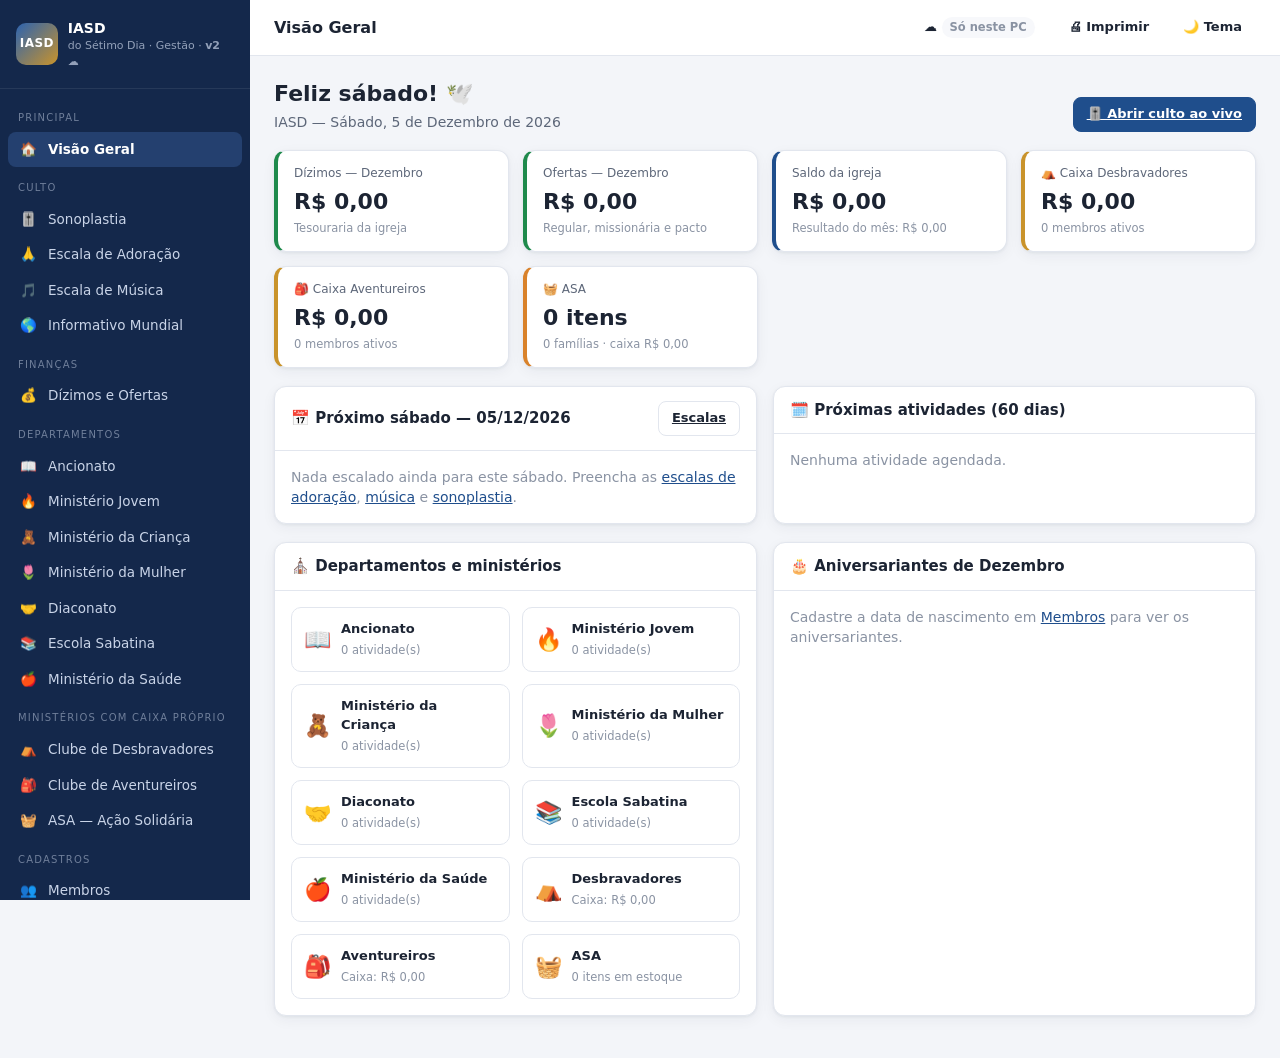
<file: igreja/gestao-iasd.html>
<!DOCTYPE html>
<html lang="pt-BR">
<head>
<meta charset="UTF-8">
<meta name="viewport" content="width=device-width, initial-scale=1.0">
<title>Gestão IASD</title>
<script>
/* ============================================================
   CONFIGURAÇÃO DO SUPABASE (banco de dados online)
   Cole entre as aspas a URL e a chave PÚBLICA do seu projeto.
   Com isso preenchido, todos os computadores conectam sozinhos
   e pedem apenas o e-mail e a senha do usuário.
   ⚠ NUNCA coloque aqui a chave "service_role" / "secret".
   ============================================================ */
window.IASD_SUPABASE = {
  url: '',   // exemplo: 'https://abcdefghijkl.supabase.co'
  key: ''    // exemplo: 'eyJhbGciOiJIUzI1NiIs...'  ou  'sb_publishable_...'
};
</script>
<style>
/* ============================================================
   GESTÃO IASD — style.css
   ============================================================ */
:root {
  --bg: #f3f5f9;
  --surface: #ffffff;
  --surface2: #f7f8fb;
  --border: #e2e6ee;
  --text: #1c2433;
  --text2: #5d6779;
  --text3: #8a93a3;
  --primary: #1f4e8c;
  --primary-soft: #e6eef9;
  --accent: #c9932b;
  --green: #1f8a4c;
  --green-soft: #e3f4ea;
  --red: #c0392b;
  --red-soft: #fbe7e5;
  --orange: #d9822b;
  --orange-soft: #fcf0e2;
  --sidebar: #14284b;
  --sidebar-text: #c9d4e8;
  --sidebar-active: #24406f;
  --radius: 12px;
  --shadow: 0 1px 3px rgba(20, 30, 50, .06), 0 4px 14px rgba(20, 30, 50, .05);
  --font: "Segoe UI", system-ui, -apple-system, Roboto, "Helvetica Neue", Arial, sans-serif;
}
body.dark {
  --bg: #0f1522;
  --surface: #182134;
  --surface2: #1d2840;
  --border: #2a3652;
  --text: #e6ebf4;
  --text2: #a8b3c7;
  --text3: #77839a;
  --primary: #6d9fe0;
  --primary-soft: #1f3256;
  --accent: #e2b04f;
  --green: #4cc17d;
  --green-soft: #173726;
  --red: #ef6b5e;
  --red-soft: #3d1e1d;
  --orange: #f0a24f;
  --orange-soft: #3a2a17;
  --sidebar: #0b1120;
  --sidebar-active: #1d2c4a;
  --shadow: 0 1px 3px rgba(0, 0, 0, .3);
}

* { box-sizing: border-box; }
html, body { margin: 0; }
body {
  font-family: var(--font);
  background: var(--bg);
  color: var(--text);
  font-size: 14px;
  line-height: 1.45;
}
a { color: var(--primary); }
h1, h2, h3, h4 { margin: 0; line-height: 1.25; }

/* ---------- LAYOUT ---------- */
#sidebar {
  position: fixed; top: 0; left: 0; bottom: 0;
  width: 250px;
  background: var(--sidebar);
  color: var(--sidebar-text);
  display: flex; flex-direction: column;
  z-index: 30;
  transition: transform .2s;
}
.brand { display: flex; gap: 10px; align-items: center; padding: 18px 16px; border-bottom: 1px solid rgba(255,255,255,.08); }
.brand-logo {
  width: 42px; height: 42px; border-radius: 10px;
  background: linear-gradient(135deg, #2c63b0, #c9932b);
  color: #fff; font-weight: 800; font-size: 12px;
  display: grid; place-items: center; letter-spacing: .5px;
}
.brand-name { color: #fff; font-weight: 700; font-size: 14px; }
.brand-sub { font-size: 11px; opacity: .7; }
.nav { flex: 1; overflow-y: auto; padding: 8px 8px 24px; }
.nav-sec { font-size: 10px; text-transform: uppercase; letter-spacing: 1.2px; opacity: .5; padding: 14px 10px 6px; }
.nav a {
  display: flex; align-items: center; gap: 10px;
  padding: 8px 10px; border-radius: 8px;
  color: var(--sidebar-text); text-decoration: none; font-size: 13.5px;
}
.nav a:hover { background: rgba(255,255,255,.06); color: #fff; }
.nav a.active { background: var(--sidebar-active); color: #fff; font-weight: 600; }
.nav a .ico { width: 20px; text-align: center; }

.topbar {
  position: sticky; top: 0; z-index: 20;
  margin-left: 250px;
  height: 56px; padding: 0 24px;
  display: flex; align-items: center; gap: 12px;
  background: var(--surface); border-bottom: 1px solid var(--border);
}
.topbar-title { font-weight: 700; font-size: 16px; flex: 1; white-space: nowrap; overflow: hidden; text-overflow: ellipsis; }
.topbar-tools { display: flex; gap: 6px; }
.menu-btn { display: none; }
main { margin-left: 250px; padding: 24px; max-width: 1400px; }
.backdrop { display: none; }

/* ---------- COMPONENTS ---------- */
.page-head { display: flex; flex-wrap: wrap; gap: 12px; align-items: flex-end; justify-content: space-between; margin-bottom: 18px; }
.page-head h1 { font-size: 22px; }
.page-head p { margin: 4px 0 0; color: var(--text2); }

.card {
  background: var(--surface); border: 1px solid var(--border);
  border-radius: var(--radius); box-shadow: var(--shadow);
  margin-bottom: 18px; overflow: hidden;
}
.card-head {
  display: flex; flex-wrap: wrap; gap: 10px; align-items: center; justify-content: space-between;
  padding: 14px 16px; border-bottom: 1px solid var(--border);
}
.card-head h3 { font-size: 15px; }
.card-body { padding: 16px; }
.tools { display: flex; flex-wrap: wrap; gap: 8px; align-items: center; }

.grid { display: grid; gap: 16px; }
.g2 { grid-template-columns: repeat(2, minmax(0, 1fr)); }
.g3 { grid-template-columns: repeat(3, minmax(0, 1fr)); }
.kpis { display: grid; gap: 14px; grid-template-columns: repeat(auto-fill, minmax(190px, 1fr)); margin-bottom: 18px; }
.kpi {
  background: var(--surface); border: 1px solid var(--border); border-radius: var(--radius);
  padding: 14px 16px; box-shadow: var(--shadow); border-left: 4px solid var(--primary);
}
.kpi .lbl { font-size: 12px; color: var(--text2); }
.kpi .val { font-size: 22px; font-weight: 700; margin-top: 4px; font-variant-numeric: tabular-nums; }
.kpi .sub { font-size: 11.5px; color: var(--text3); margin-top: 2px; }
.kpi.green { border-left-color: var(--green); }
.kpi.gold { border-left-color: var(--accent); }
.kpi.red { border-left-color: var(--red); }
.kpi.orange { border-left-color: var(--orange); }

.btn {
  font: inherit; font-size: 13px; font-weight: 600;
  padding: 7px 13px; border-radius: 8px; cursor: pointer;
  border: 1px solid var(--border); background: var(--surface); color: var(--text);
  white-space: nowrap;
}
.btn:hover { background: var(--surface2); }
.btn.primary { background: var(--primary); border-color: var(--primary); color: #fff; }
body.dark .btn.primary { color: #0b1120; }
.btn.primary:hover { filter: brightness(1.08); }
.btn.danger { color: var(--red); }
.btn.ghost { border-color: transparent; background: transparent; }
.btn.big { font-size: 16px; padding: 12px 20px; }
.icon {
  font: inherit; background: transparent; border: none; cursor: pointer;
  width: 30px; height: 30px; border-radius: 6px; color: var(--text2); font-size: 15px;
}
.icon:hover { background: var(--surface2); color: var(--text); }
.icon.danger:hover { color: var(--red); }

input, select, textarea {
  font: inherit; color: var(--text); background: var(--surface);
  border: 1px solid var(--border); border-radius: 8px; padding: 7px 10px;
  width: 100%;
}
input:focus, select:focus, textarea:focus { outline: 2px solid var(--primary-soft); border-color: var(--primary); }
.tools input, .tools select { width: auto; }
.search { min-width: 160px; }
textarea { min-height: 80px; resize: vertical; }

.tabs { display: flex; gap: 4px; flex-wrap: wrap; border-bottom: 1px solid var(--border); margin-bottom: 18px; }
.tabs a {
  padding: 9px 14px; text-decoration: none; color: var(--text2); font-weight: 600; font-size: 13.5px;
  border-bottom: 2px solid transparent; margin-bottom: -1px;
}
.tabs a:hover { color: var(--text); }
.tabs a.active { color: var(--primary); border-bottom-color: var(--primary); }

.table-wrap { overflow-x: auto; }
table { width: 100%; border-collapse: collapse; }
th, td { text-align: left; padding: 9px 12px; border-bottom: 1px solid var(--border); vertical-align: top; }
th { font-size: 11.5px; text-transform: uppercase; letter-spacing: .5px; color: var(--text3); background: var(--surface2); white-space: nowrap; }
tr:last-child td { border-bottom: none; }
tbody tr:hover td { background: var(--surface2); }
td.num, th.num { text-align: right; font-variant-numeric: tabular-nums; white-space: nowrap; }
td.empty { text-align: center; color: var(--text3); padding: 26px; }
.row-act { white-space: nowrap; text-align: right; width: 70px; }
.wd { color: var(--text3); font-size: 11.5px; }
.pos { color: var(--green); font-weight: 600; }
.neg { color: var(--red); font-weight: 600; }
.muted { color: var(--text3); }
.small { font-size: 12px; }
.mt { margin-top: 12px; }

.badge {
  display: inline-block; padding: 2px 8px; border-radius: 99px; font-size: 11.5px; font-weight: 600;
  background: var(--primary-soft); color: var(--primary); white-space: nowrap;
}
.badge.green { background: var(--green-soft); color: var(--green); }
.badge.red { background: var(--red-soft); color: var(--red); }
.badge.orange { background: var(--orange-soft); color: var(--orange); }
.badge.gray { background: var(--surface2); color: var(--text3); }

.bars .bar-row { display: grid; grid-template-columns: 170px 1fr 110px; gap: 10px; align-items: center; margin: 7px 0; }
.bar-track { height: 10px; background: var(--surface2); border-radius: 99px; overflow: hidden; }
.bar-fill { height: 100%; background: var(--primary); border-radius: 99px; }
.bar-fill.out { background: var(--red); }

.list { list-style: none; margin: 0; padding: 0; }
.list li { padding: 10px 16px; border-bottom: 1px solid var(--border); display: flex; gap: 12px; align-items: center; }
.list li:last-child { border-bottom: none; }
.list .date-chip {
  min-width: 48px; text-align: center; border-radius: 8px; background: var(--primary-soft); color: var(--primary);
  padding: 4px 6px; font-weight: 700; font-size: 15px; line-height: 1.1;
}
.list .date-chip small { display: block; font-size: 10px; font-weight: 600; text-transform: uppercase; }
.grow { flex: 1; min-width: 0; }

.kv { display: grid; grid-template-columns: 170px 1fr; gap: 6px 12px; }
.kv dt { color: var(--text2); }
.kv dd { margin: 0; font-weight: 600; }

.tiles { display: grid; gap: 12px; grid-template-columns: repeat(auto-fill, minmax(170px, 1fr)); }
.tile {
  display: flex; gap: 10px; align-items: center; padding: 12px; border-radius: 10px;
  border: 1px solid var(--border); background: var(--surface); text-decoration: none; color: var(--text);
}
.tile:hover { border-color: var(--primary); }
.tile .ico { font-size: 22px; }
.tile b { display: block; font-size: 13px; }
.tile span { font-size: 11.5px; color: var(--text3); }

.notice { padding: 12px 14px; border-radius: 10px; background: var(--primary-soft); color: var(--text); margin-bottom: 16px; }
.notice.warn { background: var(--orange-soft); }

/* ---------- MODAL ---------- */
.modal { position: fixed; inset: 0; background: rgba(10, 16, 30, .55); z-index: 100; display: grid; place-items: center; padding: 16px; }
.modal[hidden] { display: none; }
.modal-box { background: var(--surface); border-radius: 14px; width: min(620px, 100%); max-height: 92vh; overflow-y: auto; box-shadow: 0 20px 60px rgba(0,0,0,.3); }
.modal-head { display: flex; justify-content: space-between; align-items: center; padding: 16px 18px; border-bottom: 1px solid var(--border); position: sticky; top: 0; background: var(--surface); }
#modalForm { padding: 16px 18px; display: grid; grid-template-columns: 1fr 1fr; gap: 12px 14px; }
#modalForm .full { grid-column: 1 / -1; }
#modalForm label { display: block; font-size: 12px; font-weight: 600; color: var(--text2); margin-bottom: 4px; }
#modalForm label .req { color: var(--red); }
.form-actions { grid-column: 1 / -1; display: flex; justify-content: flex-end; gap: 8px; padding-top: 6px; }

#toast {
  position: fixed; bottom: 20px; left: 50%; transform: translateX(-50%) translateY(20px);
  background: #1c2433; color: #fff; padding: 10px 18px; border-radius: 10px; font-weight: 600;
  opacity: 0; pointer-events: none; transition: .25s; z-index: 200;
}
#toast.show { opacity: 1; transform: translateX(-50%) translateY(0); }
#toast.err { background: var(--red); }

/* ---------- SONOPLASTIA AO VIVO ---------- */
.live { display: grid; grid-template-columns: minmax(0, 1.4fr) minmax(0, 1fr); gap: 18px; align-items: start; }
.live-clock { font-size: 54px; font-weight: 800; font-variant-numeric: tabular-nums; letter-spacing: 1px; line-height: 1; }
.live-date { color: var(--text2); margin-top: 4px; }
.prog { list-style: none; margin: 0; padding: 0; }
.prog li {
  display: grid; grid-template-columns: 62px 1fr auto; gap: 12px; align-items: center;
  padding: 11px 16px; border-bottom: 1px solid var(--border); cursor: pointer; user-select: none;
}
.prog li:hover { background: var(--surface2); }
.prog .hora { font-weight: 700; font-variant-numeric: tabular-nums; color: var(--text2); }
.prog .tit { font-weight: 600; }
.prog .obs { font-size: 12px; color: var(--orange); margin-top: 2px; }
.prog .hino { background: var(--accent); color: #fff; font-weight: 800; border-radius: 6px; padding: 3px 8px; font-size: 13px; white-space: nowrap; }
.prog li.done { opacity: .45; }
.prog li.done .tit { text-decoration: line-through; }
.prog li.current { background: var(--primary-soft); box-shadow: inset 4px 0 0 var(--primary); }
.prog li.current .tit { font-size: 16px; }
.prog li.next { box-shadow: inset 4px 0 0 var(--accent); }
.now-card { padding: 18px; border-radius: var(--radius); background: var(--primary); color: #fff; margin-bottom: 14px; }
body.dark .now-card { background: #24406f; }
.now-card .lbl { font-size: 11px; text-transform: uppercase; letter-spacing: 1.5px; opacity: .8; }
.now-card .big { font-size: 26px; font-weight: 800; margin-top: 4px; }
.now-card .obs { margin-top: 8px; background: rgba(255,255,255,.15); padding: 8px 10px; border-radius: 8px; font-weight: 600; }
.now-card .hino-big { display: inline-block; margin-top: 8px; background: var(--accent); padding: 4px 12px; border-radius: 8px; font-weight: 800; font-size: 20px; }
.next-card { padding: 14px 18px; border-radius: var(--radius); border: 2px dashed var(--accent); margin-bottom: 14px; background: var(--surface); }
.next-card .lbl { font-size: 11px; text-transform: uppercase; letter-spacing: 1.5px; color: var(--accent); font-weight: 700; }
.next-card .big { font-size: 18px; font-weight: 700; margin-top: 2px; }
.countdown { font-size: 28px; font-weight: 800; font-variant-numeric: tabular-nums; margin-top: 6px; }
.countdown.late { color: var(--red); }
.live-actions { display: flex; gap: 8px; flex-wrap: wrap; margin-bottom: 14px; }
body.focus #sidebar, body.focus .topbar { display: none; }
body.focus main { margin-left: 0; max-width: none; }

.edit-table input { padding: 5px 8px; }
.edit-table td { padding: 6px 8px; vertical-align: middle; }
.check-list label { display: flex; gap: 10px; align-items: center; padding: 10px 16px; border-bottom: 1px solid var(--border); cursor: pointer; }
.check-list input[type=checkbox] { width: 18px; height: 18px; flex: none; }
.check-list label.ok span { text-decoration: line-through; color: var(--text3); }

/* ---------- RESPONSIVE ---------- */
@media (max-width: 1000px) {
  .live { grid-template-columns: 1fr; }
  .g3 { grid-template-columns: 1fr 1fr; }
}
@media (max-width: 820px) {
  #sidebar { transform: translateX(-100%); }
  body.nav-open #sidebar { transform: none; }
  body.nav-open .backdrop { display: block; position: fixed; inset: 0; background: rgba(0,0,0,.4); z-index: 25; }
  .topbar, main { margin-left: 0; }
  .topbar { padding: 0 12px; }
  .menu-btn { display: inline-block; }
  main { padding: 16px; }
  .g2, .g3 { grid-template-columns: 1fr; }
  #modalForm { grid-template-columns: 1fr; }
  .bars .bar-row { grid-template-columns: 110px 1fr 90px; }
  .kv { grid-template-columns: 1fr; }
  .topbar-tools .btn span { display: none; }
}

/* ---------- PRINT ---------- */
@media print {
  #sidebar, .topbar, .tools, .row-act, .tabs, .live-actions, .no-print, .btn, .icon { display: none !important; }
  main { margin: 0; padding: 0; max-width: none; }
  body { background: #fff; color: #000; }
  .card, .kpi { box-shadow: none; break-inside: avoid; }
}

</style>
</head>
<body>

<header class="topbar">
  <button class="icon menu-btn" data-act="menu" title="Menu">☰</button>
  <div class="topbar-title" id="topTitle">Visão Geral</div>
  <div class="topbar-tools">
    <button class="btn ghost" data-act="print" title="Imprimir esta página">🖨 <span>Imprimir</span></button>
    <button class="btn ghost" data-act="theme" title="Tema claro/escuro">🌙 <span>Tema</span></button>
  </div>
</header>

<nav id="sidebar">
  <div class="brand">
    <div class="brand-logo">IASD</div>
    <div>
      <div class="brand-name" id="brandName">Igreja Adventista</div>
      <div class="brand-sub">do Sétimo Dia · Gestão · <b>v2 ☁</b></div>
    </div>
  </div>
  <div class="nav" id="nav"></div>
</nav>
<div class="backdrop" data-act="menu"></div>

<main id="main"></main>

<div class="modal" id="modal" hidden>
  <div class="modal-box">
    <div class="modal-head">
      <h3 id="modalTitle"></h3>
      <button class="icon" data-act="close-modal">✕</button>
    </div>
    <form id="modalForm" autocomplete="off"></form>
  </div>
</div>

<div id="toast"></div>

<script>
/* ============================================================
   GESTÃO IASD — app.js
   Sistema de gestão da igreja (100% offline, dados no navegador)
   ============================================================ */
'use strict';

const KEY = 'iasd-gestao-v1';

/* ---------------- UTILITÁRIOS ---------------- */
const $ = (s, el = document) => el.querySelector(s);
const $$ = (s, el = document) => [...el.querySelectorAll(s)];
const uid = () => Date.now().toString(36) + Math.random().toString(36).slice(2, 7);
const esc = s => String(s ?? '').replace(/[&<>"']/g, c => ({ '&': '&amp;', '<': '&lt;', '>': '&gt;', '"': '&quot;', "'": '&#39;' }[c]));
const brl = v => (Number(v) || 0).toLocaleString('pt-BR', { style: 'currency', currency: 'BRL' });
const num = v => { const n = parseFloat(String(v ?? '').replace(',', '.')); return isNaN(n) ? 0 : n; };
const pad = n => String(n).padStart(2, '0');
const isoOf = d => `${d.getFullYear()}-${pad(d.getMonth() + 1)}-${pad(d.getDate())}`;
const todayISO = () => isoOf(new Date());
const monthISO = () => todayISO().slice(0, 7);
const fmtD = iso => { if (!iso) return ''; const [y, m, d] = iso.split('-'); return `${d}/${m}/${y}`; };
const dateObj = iso => new Date(iso + 'T12:00:00');
const WD = ['Dom', 'Seg', 'Ter', 'Qua', 'Qui', 'Sex', 'Sáb'];
const WD_FULL = ['Domingo', 'Segunda-feira', 'Terça-feira', 'Quarta-feira', 'Quinta-feira', 'Sexta-feira', 'Sábado'];
const MESES = ['Janeiro', 'Fevereiro', 'Março', 'Abril', 'Maio', 'Junho', 'Julho', 'Agosto', 'Setembro', 'Outubro', 'Novembro', 'Dezembro'];
const MES_AB = MESES.map(m => m.slice(0, 3));
const weekday = iso => iso ? WD[dateObj(iso).getDay()] : '';
const nextSabbath = () => { const d = new Date(); d.setDate(d.getDate() + (6 - d.getDay() + 7) % 7); return isoOf(d); };
const monthLabel = ym => { const [y, m] = ym.split('-'); return `${MESES[+m - 1]} de ${y}`; };
const minutesOf = hhmm => { if (!hhmm) return null; const [h, m] = hhmm.split(':').map(Number); return h * 60 + m; };
const fmtSecs = s => { const neg = s < 0; s = Math.abs(Math.round(s)); const h = Math.floor(s / 3600), m = Math.floor(s % 3600 / 60), ss = s % 60; return (neg ? '-' : '') + (h ? h + ':' + pad(m) : m) + ':' + pad(ss); };

function toast(msg, err) {
  const t = $('#toast');
  t.textContent = msg; t.className = 'show' + (err ? ' err' : '');
  clearTimeout(toast._t); toast._t = setTimeout(() => t.className = '', 2600);
}
function download(name, content, type = 'application/json') {
  const blob = new Blob([content], { type: type + ';charset=utf-8' });
  const a = document.createElement('a');
  a.href = URL.createObjectURL(blob); a.download = name;
  document.body.appendChild(a); a.click(); a.remove();
  setTimeout(() => URL.revokeObjectURL(a.href), 1000);
}

/* ---------------- CONSTANTES DA IGREJA ---------------- */
const CULTOS = ['Sábado — Manhã', 'Sábado — Tarde', 'Sexta — Pôr do sol', 'Quarta-feira', 'Domingo', 'Programa especial'];

const DEPTOS = [
  { id: 'ancionato', nome: 'Ancionato', ico: '📖', desc: 'Anciãos da igreja: liderança espiritual, plataforma, visitação e apoio pastoral.' },
  { id: 'jovem', nome: 'Ministério Jovem', ico: '🔥', desc: 'Sociedade de Jovens, cultos JA, pequenos grupos e ações missionárias.' },
  { id: 'crianca', nome: 'Ministério da Criança', ico: '🧸', desc: 'Adoração infantil, classes infantis, Escola Cristã de Férias.' },
  { id: 'mulher', nome: 'Ministério da Mulher', ico: '🌷', desc: 'Encontros, Quebrando o Silêncio, dia de oração e projetos.' },
  { id: 'diaconato', nome: 'Diaconato', ico: '🤝', desc: 'Diáconos e diaconisas: recepção, ordem, Santa Ceia, batismos e zeladoria.' },
  { id: 'escola', nome: 'Escola Sabatina', ico: '📚', desc: 'Classes, professores, lição, frequência e Informativo Mundial das Missões.' },
  { id: 'saude', nome: 'Ministério da Saúde', ico: '🍎', desc: 'Momento de saúde no culto, feiras de saúde e programas de prevenção.' },
];
const CLUBES = [
  { id: 'desbravadores', nome: 'Clube de Desbravadores', curto: 'Desbravadores', ico: '⛺', desc: 'Ministério com caixa próprio e atividades exclusivas do clube (10 a 15 anos).' },
  { id: 'aventureiros', nome: 'Clube de Aventureiros', curto: 'Aventureiros', ico: '🎒', desc: 'Ministério com caixa próprio e atividades exclusivas do clube (6 a 9 anos).' },
];
const CAIXAS = { igreja: 'Igreja (Tesouraria)', desbravadores: 'Desbravadores', aventureiros: 'Aventureiros', asa: 'ASA' };
const CATS = {
  igreja: ['Dízimo', 'Oferta Regular', 'Oferta Missionária', 'Pacto', 'Oferta de Gratidão', 'Construção / Reforma', 'Outras entradas',
    'Repasse à Associação', 'Água / Luz / Internet', 'Manutenção', 'Material de limpeza', 'Material de som / mídia', 'Outras despesas'],
  desbravadores: ['Mensalidade', 'Inscrição', 'Uniforme', 'Campanha / Venda', 'Doação', 'Campori / Acampamento', 'Especialidades / Material', 'Transporte', 'Alimentação', 'Outras despesas'],
  aventureiros: ['Mensalidade', 'Inscrição', 'Uniforme', 'Campanha / Venda', 'Doação', 'Acampamento / Passeio', 'Especialidades / Material', 'Transporte', 'Alimentação', 'Outras despesas'],
  asa: ['Doação em dinheiro', 'Campanha / Bazar', 'Compra de alimentos', 'Compra de produtos de higiene', 'Transporte', 'Outras despesas'],
};
const UNIDADES = ['kg', 'un', 'L', 'pacote', 'lata', 'caixa', 'cesta básica', 'peça (roupa)'];
const ITENS_ASA = ['Arroz', 'Feijão', 'Óleo', 'Açúcar', 'Macarrão', 'Leite', 'Café', 'Farinha', 'Sal', 'Fubá', 'Sardinha', 'Biscoito', 'Cesta básica', 'Sabonete', 'Creme dental', 'Sabão em pó', 'Papel higiênico', 'Roupas', 'Cobertor'];

/* Roteiro padrão — transcrito do bloco de notas "Doxologia IASD MB.txt" */
const ROTEIRO_PADRAO = [
  { hora: '08:45', titulo: 'Hinos (até 08:55)', hino: '', obs: '' },
  { hora: '08:55', titulo: 'Informativo Mundial das Missões (vídeo)', hino: '', obs: '' },
  { hora: '09:00', titulo: 'Escola Sabatina (até 10:00)', hino: '', obs: '' },
  { hora: '', titulo: 'Hino de final da Escola Sabatina', hino: '', obs: '' },
  { hora: '10:10', titulo: 'Adoração Infantil', hino: '', obs: '' },
  { hora: '10:20', titulo: 'Anúncios', hino: '', obs: '' },
  { hora: '10:30', titulo: 'Momento de Saúde', hino: '', obs: '' },
  { hora: '10:35', titulo: 'Louvor congregacional', hino: '', obs: '' },
  { hora: '10:40', titulo: 'Entrada da Plataforma', hino: '', obs: '' },
  { hora: '10:45', titulo: 'Provai e Vede', hino: '', obs: '' },
  { hora: '10:50', titulo: 'Hino dos Dízimos e Ofertas', hino: '', obs: 'Ir baixando o som na 2ª estrofe' },
  { hora: '10:53', titulo: 'Hino de Invocação', hino: '561', obs: '' },
  { hora: '10:56', titulo: 'Oração dos Dízimos e Ofertas', hino: '', obs: '' },
  { hora: '', titulo: 'Hino escolhido pela plataforma (após a oração)', hino: '', obs: '' },
  { hora: '11:00', titulo: 'Oração de joelhos', hino: '', obs: 'Após a oração, deixar o hino 585 engatilhado' },
  { hora: '', titulo: 'Hino após a oração', hino: '585', obs: '' },
  { hora: '11:05', titulo: 'Pregação — Pastor', hino: '', obs: '' },
  { hora: '', titulo: 'Hino final (escolhido pelo pregador)', hino: '', obs: '' },
  { hora: '11:50', titulo: 'Oração de encerramento', hino: '', obs: '' },
  { hora: '', titulo: 'Hino de saída', hino: '600', obs: '' },
];
const CHECKLIST_PADRAO = [
  'Ligar mesa de som, amplificadores e caixas',
  'Testar microfones (púlpito, plataforma, sem fio)',
  'Conferir pilhas/baterias reserva dos microfones sem fio',
  'Ligar computador e projetor / TV',
  'Baixar e testar o vídeo do Informativo Mundial das Missões',
  'Separar os hinos do dia (561, 585, 600 e os escolhidos)',
  'Testar vídeo/música da Adoração Infantil',
  'Conferir volume do retorno da plataforma',
  'Confirmar hino final com o pregador',
  'Verificar transmissão online (se houver)',
];

/* ---------------- BANCO DE DADOS (localStorage) ---------------- */
function novoRoteiro(nome, itens) {
  return { id: uid(), nome, itens: itens.map(i => ({ ...i, id: uid() })) };
}
function defaults() {
  // ids fixos: assim o roteiro/checklist padrão não se duplicam ao sincronizar vários computadores
  const prog = { id: 'roteiro-padrao', nome: 'Sábado — Manhã (Doxologia)', itens: ROTEIRO_PADRAO.map((i, n) => ({ ...i, id: 'rp-' + n })) };
  return {
    versao: 1,
    config: { igreja: 'IASD', cidade: '', tema: 'light' },
    membros: [], financeiro: [],
    escalaMusica: [], escalaAdoracao: [], escalaSom: [], informativos: [],
    atividades: [], equipe: [], clubeMembros: [],
    asaDoacoes: [], asaDistribuicoes: [], asaFamilias: [],
    notas: {},
    programas: [prog],
    checklist: CHECKLIST_PADRAO.map((t, n) => ({ id: 'chk-' + n, texto: t })),
    aoVivo: { data: '', programa: prog.id, feitos: [], check: [] },
  };
}
function load() {
  try {
    const raw = localStorage.getItem(KEY);
    if (raw) return Object.assign(defaults(), JSON.parse(raw));
  } catch (e) { console.error(e); }
  return defaults();
}
let DB = load();
function save() {
  try { localStorage.setItem(KEY, JSON.stringify(DB)); }
  catch (e) { toast('Erro ao salvar: ' + e.message, true); }
}

const UI = { showPast: false, mes: monthISO(), roteiro: null };

/* ---------------- ESQUEMAS (formulários e tabelas) ---------------- */
const memberNames = () => DB.membros.map(m => m.nome).filter(Boolean).sort();
const STATUS_ATV = ['Planejada', 'Confirmada', 'Realizada', 'Cancelada'];

const SCHEMA = {
  financeiro: {
    nome: 'Lançamento', fields: [
      { k: 'data', l: 'Data', t: 'date', req: 1, def: todayISO },
      { k: 'natureza', l: 'Tipo', t: 'select', opts: ['Entrada', 'Saída'], def: 'Entrada' },
      { k: 'categoria', l: 'Categoria', t: 'text', req: 1, list: ref => CATS[ref] || [] },
      { k: 'descricao', l: 'Descrição', t: 'text' },
      { k: 'pessoa', l: 'Pessoa / Fornecedor', t: 'text', list: memberNames },
      { k: 'forma', l: 'Forma', t: 'select', opts: ['Dinheiro', 'PIX', 'Envelope', 'Cartão', 'Transferência', 'Outro'] },
      { k: 'valor', l: 'Valor (R$)', t: 'money', req: 1 },
    ]
  },
  escalaAdoracao: {
    nome: 'Escala de adoração', fields: [
      { k: 'data', l: 'Data', t: 'date', req: 1, def: nextSabbath },
      { k: 'culto', l: 'Culto', t: 'select', opts: CULTOS },
      { k: 'plataforma', l: 'Plataforma / Ancião do dia', t: 'text', list: memberNames },
      { k: 'pregador', l: 'Pregador', t: 'text', list: memberNames },
      { k: 'boasVindas', l: 'Boas-vindas', t: 'text', list: memberNames },
      { k: 'adoracaoInfantil', l: 'Adoração infantil', t: 'text', list: memberNames },
      { k: 'anuncios', l: 'Anúncios', t: 'text', list: memberNames },
      { k: 'saude', l: 'Momento de saúde', t: 'text', list: memberNames },
      { k: 'provai', l: 'Provai e Vede / Dízimos', t: 'text', list: memberNames },
      { k: 'oracao', l: 'Oração intercessora', t: 'text', list: memberNames },
      { k: 'diaconos', l: 'Diáconos / Recepção', t: 'text' },
      { k: 'obs', l: 'Observações', t: 'textarea' },
    ]
  },
  escalaMusica: {
    nome: 'Escala de música', fields: [
      { k: 'data', l: 'Data', t: 'date', req: 1, def: nextSabbath },
      { k: 'culto', l: 'Culto', t: 'select', opts: CULTOS },
      { k: 'louvor', l: 'Louvor congregacional (dirigente)', t: 'text', list: memberNames },
      { k: 'especial', l: 'Música especial (cantor/grupo)', t: 'text', list: memberNames },
      { k: 'instrumentista', l: 'Instrumentista / Pianista', t: 'text', list: memberNames },
      { k: 'hinos', l: 'Hinos / músicas', t: 'text' },
      { k: 'obs', l: 'Observações', t: 'textarea' },
    ]
  },
  escalaSom: {
    nome: 'Escala de sonoplastia', fields: [
      { k: 'data', l: 'Data', t: 'date', req: 1, def: nextSabbath },
      { k: 'culto', l: 'Culto', t: 'select', opts: CULTOS },
      { k: 'sonoplasta', l: 'Sonoplasta (mesa)', t: 'text', list: memberNames },
      { k: 'projecao', l: 'Projeção / Multimídia', t: 'text', list: memberNames },
      { k: 'transmissao', l: 'Transmissão / Câmera', t: 'text', list: memberNames },
      { k: 'obs', l: 'Observações', t: 'textarea' },
    ]
  },
  informativos: {
    nome: 'Informativo', fields: [
      { k: 'data', l: 'Sábado de exibição', t: 'date', req: 1, def: nextSabbath },
      { k: 'titulo', l: 'Título / País', t: 'text', req: 1 },
      { k: 'trimestre', l: 'Trimestre', t: 'select', opts: ['1º trimestre', '2º trimestre', '3º trimestre', '4º trimestre'], def: () => `${Math.floor(new Date().getMonth() / 3) + 1}º trimestre` },
      { k: 'link', l: 'Link do vídeo', t: 'url' },
      { k: 'arquivo', l: 'Arquivo no computador (nome/pasta)', t: 'text' },
      { k: 'status', l: 'Situação', t: 'select', opts: ['Pendente', 'Baixado', 'Exibido'], def: 'Pendente' },
      { k: 'obs', l: 'Observações', t: 'textarea' },
    ]
  },
  membros: {
    nome: 'Membro', fields: [
      { k: 'nome', l: 'Nome', t: 'text', req: 1 },
      { k: 'telefone', l: 'Telefone', t: 'tel' },
      { k: 'nascimento', l: 'Nascimento', t: 'date' },
      { k: 'departamento', l: 'Departamento / Ministério', t: 'text', list: () => [...DEPTOS.map(d => d.nome), ...CLUBES.map(c => c.nome), 'ASA', 'Sonoplastia', 'Música'] },
      { k: 'funcao', l: 'Função', t: 'text' },
      { k: 'situacao', l: 'Situação', t: 'select', opts: ['Membro', 'Interessado', 'Visitante', 'Transferido'] },
      { k: 'obs', l: 'Observações', t: 'textarea' },
    ]
  },
  atividades: {
    nome: 'Atividade', fields: [
      { k: 'data', l: 'Data', t: 'date', req: 1, def: todayISO },
      { k: 'hora', l: 'Horário', t: 'time' },
      { k: 'titulo', l: 'Atividade', t: 'text', req: 1 },
      { k: 'local', l: 'Local', t: 'text' },
      { k: 'responsavel', l: 'Responsável', t: 'text', list: memberNames },
      { k: 'status', l: 'Situação', t: 'select', opts: STATUS_ATV, def: 'Planejada' },
      { k: 'descricao', l: 'Detalhes', t: 'textarea' },
    ]
  },
  equipe: {
    nome: 'Integrante', fields: [
      { k: 'nome', l: 'Nome', t: 'text', req: 1, list: memberNames },
      { k: 'cargo', l: 'Cargo / Função', t: 'text', list: () => ['Líder', 'Diretor(a)', 'Diretor(a) associado(a)', 'Secretário(a)', 'Tesoureiro(a)', 'Conselheiro(a)', 'Instrutor(a)', 'Professor(a)', 'Ancião', 'Diácono', 'Diaconisa', 'Auxiliar'] },
      { k: 'telefone', l: 'Telefone', t: 'tel' },
      { k: 'obs', l: 'Observações', t: 'text' },
    ]
  },
  clubeMembros: {
    nome: 'Membro do clube', fields: [
      { k: 'nome', l: 'Nome', t: 'text', req: 1 },
      { k: 'nascimento', l: 'Nascimento', t: 'date' },
      { k: 'unidade', l: 'Unidade', t: 'text' },
      { k: 'classe', l: 'Classe', t: 'text', list: ref => ref === 'aventureiros' ? ['Abelhinhas Laboriosas', 'Luminares', 'Edificadores', 'Mãos Ajudadoras'] : ['Amigo', 'Companheiro', 'Pesquisador', 'Pioneiro', 'Excursionista', 'Guia'] },
      { k: 'responsavel', l: 'Pai/Mãe/Responsável', t: 'text' },
      { k: 'telefone', l: 'Telefone', t: 'tel' },
      { k: 'situacao', l: 'Situação', t: 'select', opts: ['Ativo', 'Inativo'], def: 'Ativo' },
    ]
  },
  asaDoacoes: {
    nome: 'Doação recebida', fields: [
      { k: 'data', l: 'Data', t: 'date', req: 1, def: todayISO },
      { k: 'doador', l: 'Doador', t: 'text', list: memberNames },
      { k: 'item', l: 'Item', t: 'text', req: 1, list: () => ITENS_ASA },
      { k: 'quantidade', l: 'Quantidade', t: 'number', req: 1 },
      { k: 'unidade', l: 'Unidade', t: 'select', opts: UNIDADES },
      { k: 'validade', l: 'Validade', t: 'date' },
      { k: 'obs', l: 'Observações', t: 'text' },
    ]
  },
  asaDistribuicoes: {
    nome: 'Distribuição', fields: [
      { k: 'data', l: 'Data', t: 'date', req: 1, def: todayISO },
      { k: 'familia', l: 'Família / Beneficiário', t: 'text', req: 1, list: () => DB.asaFamilias.map(f => f.nome) },
      { k: 'item', l: 'Item', t: 'text', req: 1, list: () => estoque().map(e => e.item) },
      { k: 'quantidade', l: 'Quantidade', t: 'number', req: 1 },
      { k: 'unidade', l: 'Unidade', t: 'select', opts: UNIDADES },
      { k: 'obs', l: 'Observações', t: 'text' },
    ]
  },
  asaFamilias: {
    nome: 'Família assistida', fields: [
      { k: 'nome', l: 'Família / Responsável', t: 'text', req: 1 },
      { k: 'telefone', l: 'Telefone', t: 'tel' },
      { k: 'endereco', l: 'Endereço', t: 'text' },
      { k: 'pessoas', l: 'Nº de pessoas', t: 'number' },
      { k: 'situacao', l: 'Situação', t: 'select', opts: ['Ativa', 'Em avaliação', 'Encerrada'], def: 'Ativa' },
      { k: 'obs', l: 'Necessidades / Observações', t: 'textarea' },
    ]
  },
};

/* ---------------- TABELA GENÉRICA (CRUD) ---------------- */
function cell(f, r) {
  const v = r[f.k];
  if (f.t === 'date') return v ? `${fmtD(v)} <span class="wd">${weekday(v)}</span>` : '';
  if (f.t === 'money') return `<span class="${r.natureza === 'Saída' ? 'neg' : 'pos'}">${r.natureza === 'Saída' ? '− ' : ''}${brl(v)}</span>`;
  if (f.t === 'url') return v ? `<a href="${esc(v)}" target="_blank" rel="noopener">abrir ▶</a>` : '';
  if (f.k === 'status' || f.k === 'situacao') {
    const cls = { Realizada: 'green', Exibido: 'green', Ativo: 'green', Ativa: 'green', Membro: 'green', Baixado: 'orange', Confirmada: '', Cancelada: 'red', Inativo: 'gray', Encerrada: 'gray', Pendente: 'orange', Planejada: 'gray' }[v] ?? '';
    return v ? `<span class="badge ${cls}">${esc(v)}</span>` : '';
  }
  if (f.t === 'textarea') return `<span class="small">${esc(v).replace(/\n/g, '<br>')}</span>`;
  return esc(v);
}

function crud(coll, ref, o = {}) {
  const sc = SCHEMA[coll];
  let rows = DB[coll].filter(r => ref == null || r.ref === ref);
  if (o.filter) rows = rows.filter(o.filter);
  const sk = o.sortKey || (sc.fields.find(f => f.t === 'date') || {}).k || 'nome';
  rows.sort((a, b) => String(a[sk] || '').localeCompare(String(b[sk] || ''), 'pt-BR') * (o.asc ? 1 : -1));
  const cols = o.cols ? o.cols.map(k => sc.fields.find(f => f.k === k)) : sc.fields;
  return `<div class="card">
    <div class="card-head"><h3>${o.title || sc.nome}</h3>
      <div class="tools">${o.tools || ''}
        <input class="search" placeholder="🔎 Buscar..." data-search>
        <button class="btn primary" data-act="add" data-coll="${coll}" data-ref="${ref ?? ''}">+ ${o.addLabel || 'Adicionar'}</button>
      </div>
    </div>
    <div class="table-wrap"><table>
      <thead><tr>${cols.map(c => `<th class="${c.t === 'money' ? 'num' : ''}">${c.l}</th>`).join('')}<th></th></tr></thead>
      <tbody>${rows.length ? rows.map(r => `<tr>${cols.map(c => `<td class="${c.t === 'money' ? 'num' : ''}">${cell(c, r)}</td>`).join('')}
        <td class="row-act"><button class="icon" data-act="edit" data-coll="${coll}" data-id="${r.id}" title="Editar">✎</button><button class="icon danger" data-act="del" data-coll="${coll}" data-id="${r.id}" title="Excluir">🗑</button></td></tr>`).join('')
      : `<tr><td colspan="${cols.length + 1}" class="empty">${o.empty || 'Nenhum registro ainda. Clique em “+ ' + (o.addLabel || 'Adicionar') + '”.'}</td></tr>`}
      </tbody></table></div></div>`;
}

/* ---------------- FORMULÁRIO (MODAL) ---------------- */
let formCtx = null;
function openForm(coll, ref, id, preset = {}) {
  const sc = SCHEMA[coll];
  const rec = id ? DB[coll].find(r => r.id === id) : null;
  const ctxRef = rec ? rec.ref : (ref || undefined);
  formCtx = { coll, ref: ctxRef, id };
  $('#modalTitle').textContent = (rec ? 'Editar ' : 'Novo(a) ') + sc.nome.toLowerCase();
  const html = sc.fields.map(f => {
    let v = rec ? rec[f.k] : (preset[f.k] ?? (typeof f.def === 'function' ? f.def(ctxRef) : f.def));
    v = v ?? '';
    const req = f.req ? ' required' : '';
    const full = (f.t === 'textarea') ? ' full' : '';
    let input;
    if (f.t === 'select') {
      input = `<select name="${f.k}"${req}>${f.req ? '' : '<option value=""></option>'}${f.opts.map(o => `<option${o === v ? ' selected' : ''}>${esc(o)}</option>`).join('')}</select>`;
    } else if (f.t === 'textarea') {
      input = `<textarea name="${f.k}"${req}>${esc(v)}</textarea>`;
    } else {
      const type = { money: 'number', number: 'number', date: 'date', time: 'time', url: 'url', tel: 'tel' }[f.t] || 'text';
      const step = f.t === 'money' ? ' step="0.01" min="0"' : f.t === 'number' ? ' step="any"' : '';
      const list = f.list ? ` list="dl-${f.k}"` : '';
      const opts = f.list ? `<datalist id="dl-${f.k}">${[...new Set(f.list(ctxRef))].map(o => `<option value="${esc(o)}">`).join('')}</datalist>` : '';
      input = `<input type="${type}" name="${f.k}" value="${esc(v)}"${step}${list}${req}>${opts}`;
    }
    return `<div class="${full}"><label>${f.l}${f.req ? ' <span class="req">*</span>' : ''}</label>${input}</div>`;
  }).join('');
  $('#modalForm').innerHTML = html + `<div class="form-actions">
    <button type="button" class="btn" data-act="close-modal">Cancelar</button>
    <button type="submit" class="btn primary">Salvar</button></div>`;
  $('#modalForm').onsubmit = submitForm;
  $('#modal').hidden = false;
  setTimeout(() => { const first = $('#modalForm input, #modalForm select'); first && first.focus(); }, 30);
}
function submitForm(e) {
  e.preventDefault();
  const { coll, ref, id } = formCtx;
  const fd = new FormData(e.target);
  const data = {};
  SCHEMA[coll].fields.forEach(f => {
    let v = (fd.get(f.k) ?? '').toString().trim();
    if (f.t === 'money' || f.t === 'number') v = v === '' ? '' : num(v);
    data[f.k] = v;
  });
  if (id) Object.assign(DB[coll].find(r => r.id === id), data);
  else DB[coll].push({ id: uid(), ...(ref ? { ref } : {}), ...data });
  save(); closeModal(); render(); toast('Salvo ✔');
}
function closeModal() { $('#modal').hidden = true; formCtx = null; }

/* Modal livre (para formulários especiais) */
function openCustom(title, innerHTML, onSubmit) {
  $('#modalTitle').textContent = title;
  $('#modalForm').innerHTML = innerHTML + `<div class="form-actions">
    <button type="button" class="btn" data-act="close-modal">Cancelar</button>
    <button type="submit" class="btn primary">Salvar</button></div>`;
  $('#modalForm').onsubmit = e => { e.preventDefault(); if (onSubmit(new FormData(e.target)) !== false) { save(); closeModal(); render(); } };
  $('#modal').hidden = false;
}

/* ---------------- CÁLCULOS ---------------- */
function caixa(ref, mes) {
  const all = DB.financeiro.filter(r => r.ref === ref);
  const sum = (arr, nat) => arr.filter(r => r.natureza === nat).reduce((s, r) => s + num(r.valor), 0);
  const doMes = mes ? all.filter(r => (r.data || '').startsWith(mes)) : all;
  const ent = sum(doMes, 'Entrada'), sai = sum(doMes, 'Saída');
  const saldo = sum(all, 'Entrada') - sum(all, 'Saída');
  return { ent, sai, res: ent - sai, saldo, rows: doMes };
}
function estoque() {
  const m = {};
  const k = (i, u) => (i || '').trim().toLowerCase() + '|' + (u || '');
  DB.asaDoacoes.forEach(d => { const key = k(d.item, d.unidade); m[key] = m[key] || { item: (d.item || '').trim(), unidade: d.unidade || '', ent: 0, sai: 0 }; m[key].ent += num(d.quantidade); });
  DB.asaDistribuicoes.forEach(d => { const key = k(d.item, d.unidade); m[key] = m[key] || { item: (d.item || '').trim(), unidade: d.unidade || '', ent: 0, sai: 0 }; m[key].sai += num(d.quantidade); });
  return Object.values(m).map(x => ({ ...x, saldo: x.ent - x.sai })).sort((a, b) => a.item.localeCompare(b.item, 'pt-BR'));
}
function escalaDoDia(coll, data) {
  const list = DB[coll].filter(r => r.data === data);
  return list.find(r => r.culto === 'Sábado — Manhã') || list[0] || null;
}
function proximasAtividades(dias = 60, ref) {
  const hoje = todayISO();
  const lim = new Date(); lim.setDate(lim.getDate() + dias);
  const limISO = isoOf(lim);
  return DB.atividades.filter(a => a.data >= hoje && a.data <= limISO && a.status !== 'Cancelada' && (ref == null || a.ref === ref))
    .sort((a, b) => (a.data + (a.hora || '')).localeCompare(b.data + (b.hora || '')));
}
const refNome = ref => {
  const d = DEPTOS.find(x => x.id === ref) || CLUBES.find(x => x.id === ref);
  return d ? (d.curto || d.nome) : ref === 'asa' ? 'ASA' : ref;
};
const refIco = ref => (DEPTOS.find(x => x.id === ref) || CLUBES.find(x => x.id === ref) || { ico: '🧺' }).ico;

function atividadesList(list, showRef) {
  if (!list.length) return `<div class="card-body muted">Nenhuma atividade agendada.</div>`;
  return `<ul class="list">${list.map(a => {
    const d = dateObj(a.data);
    return `<li><div class="date-chip">${pad(d.getDate())}<small>${MES_AB[d.getMonth()]}</small></div>
      <div class="grow"><b>${esc(a.titulo)}</b>
      <div class="small muted">${WD_FULL[d.getDay()]}${a.hora ? ' · ' + a.hora : ''}${a.local ? ' · ' + esc(a.local) : ''}${a.responsavel ? ' · ' + esc(a.responsavel) : ''}</div></div>
      ${showRef && a.ref ? `<span class="badge">${refIco(a.ref)} ${esc(refNome(a.ref))}</span>` : ''}</li>`;
  }).join('')}</ul>`;
}

/* ---------------- NAVEGAÇÃO ---------------- */
const NAV = [
  ['Principal'],
  ['dashboard', '🏠', 'Visão Geral'],
  ['Culto'],
  ['sonoplastia', '🎚️', 'Sonoplastia'],
  ['adoracao', '🙏', 'Escala de Adoração'],
  ['musica', '🎵', 'Escala de Música'],
  ['informativo', '🌎', 'Informativo Mundial'],
  ['Finanças'],
  ['financeiro', '💰', 'Dízimos e Ofertas'],
  ['Departamentos'],
  ...DEPTOS.map(d => ['depto/' + d.id, d.ico, d.nome]),
  ['Ministérios com caixa próprio'],
  ...CLUBES.map(c => ['clube/' + c.id, c.ico, c.nome]),
  ['asa', '🧺', 'ASA — Ação Solidária'],
  ['Cadastros'],
  ['membros', '👥', 'Membros'],
  ['backup', '💾', 'Backup e Configurações'],
];
function renderNav(route) {
  $('#nav').innerHTML = NAV.map(n => n.length === 1
    ? `<div class="nav-sec">${n[0]}</div>`
    : `<a href="#/${n[0]}" class="${route.startsWith(n[0]) ? 'active' : ''}"><span class="ico">${n[1]}</span>${n[2]}</a>`).join('');
  $('#brandName').textContent = DB.config.igreja || 'IASD';
}
function tabs(base, list, active) {
  return `<div class="tabs">${list.map(([id, label]) => `<a href="#/${base}/${id}" class="${id === active ? 'active' : ''}">${label}</a>`).join('')}</div>`;
}
const pageHead = (title, sub, right = '') => `<div class="page-head"><div><h1>${title}</h1>${sub ? `<p>${sub}</p>` : ''}</div><div class="tools">${right}</div></div>`;

let liveTimer = null;
function render() {
  clearInterval(liveTimer); liveTimer = null;
  const route = (location.hash.replace(/^#\/?/, '') || 'dashboard');
  const [page, sub, tab] = route.split('/');
  renderNav(route);
  document.body.classList.remove('nav-open');
  let html = '', title = '';
  try {
    switch (page) {
      case 'dashboard': title = 'Visão Geral'; html = pageDashboard(); break;
      case 'sonoplastia': title = 'Sonoplastia'; html = pageSom(sub || 'aovivo'); break;
      case 'adoracao': title = 'Escala de Adoração'; html = pageEscala('escalaAdoracao', 'Escala de Adoração', 'Quem participa de cada parte do culto.', ['data', 'culto', 'plataforma', 'pregador', 'boasVindas', 'adoracaoInfantil', 'anuncios', 'saude', 'provai', 'oracao', 'diaconos']); break;
      case 'musica': title = 'Escala de Música'; html = pageEscala('escalaMusica', 'Escala de Música', 'Louvor congregacional, música especial e instrumentistas.'); break;
      case 'informativo': title = 'Informativo Mundial das Missões'; html = pageInformativo(); break;
      case 'financeiro': title = 'Dízimos e Ofertas'; html = pageFinanceiro(); break;
      case 'depto': { const d = DEPTOS.find(x => x.id === sub) || DEPTOS[0]; title = d.nome; html = pageDepto(d, tab || 'atividades'); break; }
      case 'clube': { const c = CLUBES.find(x => x.id === sub) || CLUBES[0]; title = c.nome; html = pageClube(c, tab || 'resumo'); break; }
      case 'asa': title = 'ASA — Ação Solidária Adventista'; html = pageAsa(sub || 'resumo'); break;
      case 'membros': title = 'Membros'; html = pageMembros(); break;
      case 'backup': title = 'Backup e Configurações'; html = pageBackup(); break;
      default: title = 'Visão Geral'; html = pageDashboard();
    }
  } catch (e) {
    console.error(e);
    html = `<div class="notice warn">Ocorreu um erro ao exibir esta página: ${esc(e.message)}</div>`;
  }
  $('#topTitle').textContent = title;
  document.title = title + ' · Gestão IASD';
  $('#main').innerHTML = html;
  if (page === 'sonoplastia' && (sub || 'aovivo') === 'aovivo') startLive();
}

/* ============================================================
   PÁGINAS
   ============================================================ */

/* ---------- VISÃO GERAL ---------- */
function pageDashboard() {
  const mes = monthISO();
  const ig = caixa('igreja', mes);
  const dizimos = ig.rows.filter(r => r.natureza === 'Entrada' && /d[ií]zimo/i.test(r.categoria)).reduce((s, r) => s + num(r.valor), 0);
  const ofertas = ig.rows.filter(r => r.natureza === 'Entrada' && /oferta|pacto/i.test(r.categoria)).reduce((s, r) => s + num(r.valor), 0);
  const dbv = caixa('desbravadores'), avt = caixa('aventureiros'), asa = caixa('asa');
  const est = estoque().filter(e => e.saldo > 0);
  const sab = new Date().getDay() === 6 ? todayISO() : nextSabbath();
  const ad = escalaDoDia('escalaAdoracao', sab), mu = escalaDoDia('escalaMusica', sab), so = escalaDoDia('escalaSom', sab);
  const inf = DB.informativos.find(i => i.data === sab);
  const m = new Date().getMonth() + 1;
  const aniv = DB.membros.filter(x => x.nascimento && +x.nascimento.split('-')[1] === m)
    .sort((a, b) => a.nascimento.slice(8).localeCompare(b.nascimento.slice(8)));

  const row = (l, v) => v ? `<dt>${l}</dt><dd>${esc(v)}</dd>` : '';
  const sabHtml = (ad || mu || so || inf) ? `<dl class="kv">
      ${ad ? row('Plataforma', ad.plataforma) + row('Pregador', ad.pregador) + row('Boas-vindas', ad.boasVindas) + row('Adoração infantil', ad.adoracaoInfantil) + row('Anúncios', ad.anuncios) + row('Momento de saúde', ad.saude) + row('Provai e Vede', ad.provai) + row('Oração intercessora', ad.oracao) + row('Diáconos', ad.diaconos) : ''}
      ${mu ? row('Louvor congregacional', mu.louvor) + row('Música especial', mu.especial) + row('Instrumentista', mu.instrumentista) : ''}
      ${so ? row('Sonoplasta', so.sonoplasta) + row('Projeção', so.projecao) + row('Transmissão', so.transmissao) : ''}
      ${inf ? `<dt>Informativo</dt><dd>${esc(inf.titulo)} ${inf.link ? `· <a href="${esc(inf.link)}" target="_blank" rel="noopener">vídeo ▶</a>` : ''} <span class="badge ${inf.status === 'Pendente' ? 'orange' : 'green'}">${esc(inf.status)}</span></dd>` : ''}
    </dl>` : `<div class="muted">Nada escalado ainda para este sábado. Preencha as <a href="#/adoracao">escalas de adoração</a>, <a href="#/musica">música</a> e <a href="#/sonoplastia/escala">sonoplastia</a>.</div>`;

  const hoje = new Date();
  return pageHead(`Feliz sábado! 🕊️`, `${esc(DB.config.igreja)}${DB.config.cidade ? ' · ' + esc(DB.config.cidade) : ''} — ${WD_FULL[hoje.getDay()]}, ${hoje.getDate()} de ${MESES[hoje.getMonth()]} de ${hoje.getFullYear()}`,
    `<a class="btn primary" href="#/sonoplastia">🎚️ Abrir culto ao vivo</a>`) +
    `<div class="kpis">
      <div class="kpi green"><div class="lbl">Dízimos — ${MESES[hoje.getMonth()]}</div><div class="val">${brl(dizimos)}</div><div class="sub">Tesouraria da igreja</div></div>
      <div class="kpi green"><div class="lbl">Ofertas — ${MESES[hoje.getMonth()]}</div><div class="val">${brl(ofertas)}</div><div class="sub">Regular, missionária e pacto</div></div>
      <div class="kpi"><div class="lbl">Saldo da igreja</div><div class="val">${brl(caixa('igreja').saldo)}</div><div class="sub">Resultado do mês: ${brl(ig.res)}</div></div>
      <div class="kpi gold"><div class="lbl">⛺ Caixa Desbravadores</div><div class="val">${brl(dbv.saldo)}</div><div class="sub">${DB.clubeMembros.filter(x => x.ref === 'desbravadores' && x.situacao !== 'Inativo').length} membros ativos</div></div>
      <div class="kpi gold"><div class="lbl">🎒 Caixa Aventureiros</div><div class="val">${brl(avt.saldo)}</div><div class="sub">${DB.clubeMembros.filter(x => x.ref === 'aventureiros' && x.situacao !== 'Inativo').length} membros ativos</div></div>
      <div class="kpi orange"><div class="lbl">🧺 ASA</div><div class="val">${est.length} itens</div><div class="sub">${DB.asaFamilias.filter(f => f.situacao !== 'Encerrada').length} famílias · caixa ${brl(asa.saldo)}</div></div>
    </div>
    <div class="grid g2">
      <div class="card"><div class="card-head"><h3>📅 Próximo sábado — ${fmtD(sab)}</h3><a class="btn" href="#/adoracao">Escalas</a></div><div class="card-body">${sabHtml}</div></div>
      <div class="card"><div class="card-head"><h3>🗓️ Próximas atividades (60 dias)</h3></div>${atividadesList(proximasAtividades(60).slice(0, 10), true)}</div>
    </div>
    <div class="grid g2">
      <div class="card"><div class="card-head"><h3>⛪ Departamentos e ministérios</h3></div><div class="card-body"><div class="tiles">
        ${DEPTOS.map(d => `<a class="tile" href="#/depto/${d.id}"><span class="ico">${d.ico}</span><div><b>${d.nome}</b><span>${proximasAtividades(60, d.id).length} atividade(s)</span></div></a>`).join('')}
        ${CLUBES.map(c => `<a class="tile" href="#/clube/${c.id}"><span class="ico">${c.ico}</span><div><b>${c.curto}</b><span>Caixa: ${brl(caixa(c.id).saldo)}</span></div></a>`).join('')}
        <a class="tile" href="#/asa"><span class="ico">🧺</span><div><b>ASA</b><span>${est.length} itens em estoque</span></div></a>
      </div></div></div>
      <div class="card"><div class="card-head"><h3>🎂 Aniversariantes de ${MESES[hoje.getMonth()]}</h3></div>
        ${aniv.length ? `<ul class="list">${aniv.map(a => `<li><div class="date-chip">${a.nascimento.slice(8)}<small>${MES_AB[m - 1]}</small></div><div class="grow"><b>${esc(a.nome)}</b><div class="small muted">${esc(a.departamento || '')}</div></div></li>`).join('')}</ul>`
      : `<div class="card-body muted">Cadastre a data de nascimento em <a href="#/membros">Membros</a> para ver os aniversariantes.</div>`}
      </div>
    </div>`;
}

/* ---------- SONOPLASTIA ---------- */
function getProg(id) { return DB.programas.find(p => p.id === id) || DB.programas[0]; }
function liveReset() {
  if (DB.aoVivo.data !== todayISO()) { DB.aoVivo.data = todayISO(); DB.aoVivo.feitos = []; DB.aoVivo.check = []; save(); }
}
function pageSom(tab) {
  const t = tabs('sonoplastia', [['aovivo', '▶ Culto ao vivo'], ['roteiro', '📝 Roteiro (editar)'], ['escala', '👥 Escala de sonoplastas'], ['checklist', '✅ Checklist pré-culto']], tab);
  if (tab === 'roteiro') return pageHead('Sonoplastia', 'Edite a ordem do culto. As alterações são salvas automaticamente.') + t + somRoteiro();
  if (tab === 'escala') return pageHead('Sonoplastia', 'Quem opera a mesa de som, a projeção e a transmissão.') + t + escalaTools('escalaSom') + crud('escalaSom', null, { filter: pastFilter, asc: true, title: 'Escala de sonoplastia', tools: pastToggle() });
  if (tab === 'checklist') return pageHead('Sonoplastia', 'Marque cada item antes do culto começar. Reinicia automaticamente a cada dia.') + t + somChecklist();
  return pageHead('Sonoplastia', 'Use <b>Espaço</b> ou <b>→</b> para avançar e <b>←</b> para voltar. Clique em um item para marcar/desmarcar.') + t + somAoVivo();
}
function somAoVivo() {
  liveReset();
  const p = getProg(DB.aoVivo.programa);
  const feitos = new Set(DB.aoVivo.feitos);
  const idx = p.itens.findIndex(i => !feitos.has(i.id));
  const cur = p.itens[idx], nxt = idx >= 0 ? p.itens[idx + 1] : null;
  const sab = todayISO();
  const ad = escalaDoDia('escalaAdoracao', sab), mu = escalaDoDia('escalaMusica', sab), so = escalaDoDia('escalaSom', sab);
  const inf = DB.informativos.find(i => i.data === sab);
  const equipe = [
    ['Sonoplasta', so?.sonoplasta], ['Projeção', so?.projecao], ['Plataforma', ad?.plataforma], ['Pregador', ad?.pregador],
    ['Adoração infantil', ad?.adoracaoInfantil], ['Momento de saúde', ad?.saude], ['Provai e Vede', ad?.provai],
    ['Louvor', mu?.louvor], ['Música especial', mu?.especial], ['Hinos', mu?.hinos],
  ].filter(x => x[1]);

  return `<div class="live">
    <div>
      <div class="card">
        <div class="card-head">
          <div><div class="live-clock" id="liveClock">--:--:--</div><div class="live-date">${WD_FULL[new Date().getDay()]}, ${fmtD(sab)}</div></div>
          <div class="tools"><select data-act="live-prog">${DB.programas.map(x => `<option value="${x.id}"${x.id === p.id ? ' selected' : ''}>${esc(x.nome)}</option>`).join('')}</select></div>
        </div>
        <ul class="prog">${p.itens.map((i, n) => `<li data-act="live-toggle" data-id="${i.id}" class="${feitos.has(i.id) ? 'done' : ''}${n === idx ? ' current' : ''}${nxt && i.id === nxt.id ? ' next' : ''}">
            <div class="hora">${i.hora || '↳'}</div>
            <div><div class="tit">${esc(i.titulo)}</div>${i.obs ? `<div class="obs">⚠ ${esc(i.obs)}</div>` : ''}</div>
            <div>${i.hino ? `<span class="hino">♪ ${esc(i.hino)}</span>` : ''}</div></li>`).join('')}</ul>
      </div>
    </div>
    <div>
      <div class="live-actions">
        <button class="btn primary big" data-act="live-next">Avançar ▶</button>
        <button class="btn big" data-act="live-back">◀ Voltar</button>
        <button class="btn" data-act="live-restart">↺ Reiniciar</button>
        <button class="btn" data-act="live-full">⛶ Tela cheia</button>
      </div>
      ${cur ? `<div class="now-card"><div class="lbl">Agora${cur.hora ? ' · previsto ' + cur.hora : ''}</div><div class="big">${esc(cur.titulo)}</div>
          ${cur.hino ? `<div class="hino-big">♪ Hino ${esc(cur.hino)}</div>` : ''}${cur.obs ? `<div class="obs">⚠ ${esc(cur.obs)}</div>` : ''}
          ${/informativo/i.test(cur.titulo) && inf ? `<div class="obs">🎬 ${esc(inf.titulo)}${inf.arquivo ? ' — ' + esc(inf.arquivo) : ''} ${inf.link ? `<a style="color:#fff" href="${esc(inf.link)}" target="_blank" rel="noopener">abrir vídeo ▶</a>` : ''}</div>` : ''}</div>`
      : `<div class="now-card"><div class="lbl">Culto</div><div class="big">Encerrado 🙌</div><div class="obs">Clique em “Reiniciar” para começar de novo.</div></div>`}
      ${nxt ? `<div class="next-card"><div class="lbl">Próximo</div><div class="big">${esc(nxt.titulo)}${nxt.hino ? ' · ♪ ' + esc(nxt.hino) : ''}</div>${nxt.obs ? `<div class="small" style="color:var(--orange)">⚠ ${esc(nxt.obs)}</div>` : ''}</div>` : ''}
      <div class="next-card" id="cdBox"><div class="lbl" id="cdLabel">Próximo horário marcado</div><div class="countdown" id="cdVal">—</div></div>
      <div class="card"><div class="card-head"><h3>👥 Equipe de hoje</h3><a class="btn" href="#/adoracao">Escalas</a></div>
        <div class="card-body">${equipe.length ? `<dl class="kv">${equipe.map(([l, v]) => `<dt>${l}</dt><dd>${esc(v)}</dd>`).join('')}</dl>` : '<span class="muted">Nenhuma escala cadastrada para hoje.</span>'}</div></div>
      ${inf ? '' : `<div class="notice warn">🌎 Nenhum vídeo do Informativo Mundial das Missões cadastrado para hoje. <a href="#/informativo">Cadastrar</a></div>`}
    </div>
  </div>`;
}
function startLive() {
  const tick = () => {
    const now = new Date();
    const c = $('#liveClock'); if (!c) return;
    c.textContent = `${pad(now.getHours())}:${pad(now.getMinutes())}:${pad(now.getSeconds())}`;
    const p = getProg(DB.aoVivo.programa);
    const feitos = new Set(DB.aoVivo.feitos);
    const idx = p.itens.findIndex(i => !feitos.has(i.id));
    if (idx < 0) { $('#cdBox').style.display = 'none'; return; }
    const secNow = now.getHours() * 3600 + now.getMinutes() * 60 + now.getSeconds();
    // Se o item atual tem horário no futuro, conta até ele; senão, conta até o próximo item com horário.
    let target = null;
    if (p.itens[idx].hora && minutesOf(p.itens[idx].hora) * 60 > secNow) target = p.itens[idx];
    else target = p.itens.slice(idx + 1).find(i => i.hora);
    if (!target) { $('#cdBox').style.display = 'none'; return; }
    $('#cdBox').style.display = '';
    const diff = minutesOf(target.hora) * 60 - secNow;
    $('#cdLabel').textContent = `${target.hora} — ${target.titulo}`;
    const v = $('#cdVal');
    v.textContent = diff >= 0 ? 'em ' + fmtSecs(diff) : 'atrasado ' + fmtSecs(-diff);
    v.className = 'countdown' + (diff < 0 ? ' late' : '');
  };
  tick(); liveTimer = setInterval(tick, 1000);
}
function liveAdvance(dir) {
  liveReset();
  const p = getProg(DB.aoVivo.programa);
  if (dir > 0) {
    const cur = p.itens.find(i => !DB.aoVivo.feitos.includes(i.id));
    if (cur) DB.aoVivo.feitos.push(cur.id);
  } else DB.aoVivo.feitos.pop();
  save(); render();
}

function somRoteiro() {
  const p = getProg(UI.roteiro || DB.aoVivo.programa);
  UI.roteiro = p.id;
  return `<div class="card">
    <div class="card-head">
      <div class="tools"><select data-act="rot-select">${DB.programas.map(x => `<option value="${x.id}"${x.id === p.id ? ' selected' : ''}>${esc(x.nome)}</option>`).join('')}</select></div>
      <div class="tools">
        <button class="btn" data-act="rot-new">+ Novo roteiro</button>
        <button class="btn" data-act="rot-dup">Duplicar</button>
        <button class="btn" data-act="rot-rename">Renomear</button>
        <button class="btn" data-act="rot-txt">⬇ Exportar .txt</button>
        <button class="btn" data-act="rot-reset">Restaurar padrão</button>
        <button class="btn danger" data-act="rot-del">Excluir</button>
      </div>
    </div>
    <div class="table-wrap"><table class="edit-table">
      <thead><tr><th style="width:110px">Horário</th><th>Momento</th><th style="width:90px">Hino nº</th><th>Observação para o sonoplasta</th><th style="width:110px"></th></tr></thead>
      <tbody>${p.itens.map((i, n) => `<tr>
        <td><input type="time" value="${esc(i.hora)}" data-pi="${i.id}" data-f="hora"></td>
        <td><input value="${esc(i.titulo)}" data-pi="${i.id}" data-f="titulo"></td>
        <td><input value="${esc(i.hino)}" data-pi="${i.id}" data-f="hino"></td>
        <td><input value="${esc(i.obs)}" data-pi="${i.id}" data-f="obs"></td>
        <td class="row-act"><button class="icon" data-act="pi-up" data-id="${i.id}" title="Subir"${n === 0 ? ' disabled' : ''}>↑</button><button class="icon" data-act="pi-down" data-id="${i.id}" title="Descer">↓</button><button class="icon danger" data-act="pi-del" data-id="${i.id}" title="Excluir">✕</button></td>
      </tr>`).join('')}</tbody></table></div>
    <div class="card-body"><button class="btn primary" data-act="pi-add">+ Adicionar momento</button>
      <span class="muted small" style="margin-left:8px">Deixe o horário em branco para itens que acontecem logo após o anterior.</span></div>
  </div>`;
}
function roteiroTxt(p) {
  return p.itens.map(i => `- ${i.hora ? i.hora + ' - ' : ''}${i.titulo}${i.hino ? ' - hino ' + i.hino : ''}${i.obs ? ' (' + i.obs + ')' : ''}`).join('\r\n');
}
function somChecklist() {
  liveReset();
  const ok = new Set(DB.aoVivo.check);
  const done = DB.checklist.filter(c => ok.has(c.id)).length;
  return `<div class="card"><div class="card-head"><h3>Checklist — ${done}/${DB.checklist.length} concluído(s)</h3>
      <div class="tools"><button class="btn" data-act="chk-clear">Desmarcar tudo</button><button class="btn primary" data-act="chk-add">+ Item</button></div></div>
    <div class="check-list">${DB.checklist.map(c => `<label class="${ok.has(c.id) ? 'ok' : ''}"><input type="checkbox" data-act="chk" data-id="${c.id}"${ok.has(c.id) ? ' checked' : ''}><span class="grow">${esc(c.texto)}</span><button type="button" class="icon danger" data-act="chk-del" data-id="${c.id}">✕</button></label>`).join('')}</div></div>`;
}

/* ---------- ESCALAS ---------- */
const pastFilter = r => UI.showPast || !r.data || r.data >= todayISO();
const pastToggle = () => `<label class="small" style="display:flex;gap:6px;align-items:center"><input type="checkbox" data-act="toggle-past" style="width:auto"${UI.showPast ? ' checked' : ''}> Mostrar datas passadas</label>`;
function escalaTools(coll) {
  return `<div class="card no-print"><div class="card-body tools">
    <b>Gerar sábados do mês:</b>
    <input type="month" id="genMonth" value="${monthISO()}">
    <button class="btn" data-act="gen-sabs" data-coll="${coll}">Criar linhas em branco</button>
    <span class="muted small">Cria um registro para cada sábado (culto da manhã) que ainda não existir.</span>
  </div></div>`;
}
function pageEscala(coll, title, sub, cols) {
  return pageHead(title, sub) + escalaTools(coll) + crud(coll, null, { filter: pastFilter, asc: true, title, tools: pastToggle(), cols });
}

/* ---------- INFORMATIVO MUNDIAL DAS MISSÕES ---------- */
function pageInformativo() {
  const sab = new Date().getDay() === 6 ? todayISO() : nextSabbath();
  const inf = DB.informativos.find(i => i.data === sab);
  return pageHead('Informativo Mundial das Missões', 'Vídeo exibido antes de iniciar a Escola Sabatina (no roteiro: 08:55).') +
    `<div class="card"><div class="card-head"><h3>🎬 Vídeo do próximo sábado — ${fmtD(sab)}</h3></div><div class="card-body">
      ${inf ? `<div style="font-size:18px;font-weight:700">${esc(inf.titulo)}</div>
        <div class="mt">${inf.link ? `<a class="btn primary" href="${esc(inf.link)}" target="_blank" rel="noopener">▶ Abrir vídeo</a> ` : ''}
        <span class="badge ${inf.status === 'Pendente' ? 'orange' : 'green'}">${esc(inf.status)}</span> ${inf.arquivo ? `<span class="muted">📁 ${esc(inf.arquivo)}</span>` : ''}</div>
        ${inf.status !== 'Exibido' ? `<div class="mt"><button class="btn" data-act="inf-status" data-id="${inf.id}" data-v="Baixado">Marcar como baixado</button> <button class="btn" data-act="inf-status" data-id="${inf.id}" data-v="Exibido">Marcar como exibido</button></div>` : ''}`
      : `<span class="muted">Nenhum vídeo cadastrado para este sábado.</span> <button class="btn primary" data-act="add" data-coll="informativos">+ Cadastrar</button>`}
      <div class="notice mt small">Dica: baixe o vídeo com antecedência e anote o nome do arquivo no cadastro — assim não depende da internet na hora do culto.</div>
    </div></div>` +
    crud('informativos', null, { title: 'Vídeos por sábado', addLabel: 'Cadastrar vídeo', cols: ['data', 'titulo', 'trimestre', 'link', 'arquivo', 'status'] });
}

/* ---------- FINANCEIRO (genérico por caixa) ---------- */
function financeView(ref, base) {
  const mes = UI.mes;
  const c = caixa(ref, mes);
  const ents = {}, sais = {};
  c.rows.forEach(r => { const b = r.natureza === 'Saída' ? sais : ents; b[r.categoria || 'Sem categoria'] = (b[r.categoria || 'Sem categoria'] || 0) + num(r.valor); });
  const max = Math.max(1, ...Object.values(ents), ...Object.values(sais));
  const bars = (obj, out) => Object.entries(obj).sort((a, b) => b[1] - a[1]).map(([k, v]) => `<div class="bar-row"><div class="small">${esc(k)}</div><div class="bar-track"><div class="bar-fill${out ? ' out' : ''}" style="width:${(v / max * 100).toFixed(1)}%"></div></div><div class="num small ${out ? 'neg' : 'pos'}" style="text-align:right">${brl(v)}</div></div>`).join('');
  return `<div class="card no-print"><div class="card-body tools">
      <b>Mês:</b> <input type="month" value="${mes}" data-act="fin-month">
      <button class="btn" data-act="fin-nav" data-d="-1">◀</button><button class="btn" data-act="fin-nav" data-d="1">▶</button>
      ${ref === 'igreja' ? `<button class="btn primary" data-act="fechamento">🧾 Fechamento do sábado</button>` : ''}
      <button class="btn" data-act="fin-csv" data-ref="${ref}">⬇ Exportar planilha (CSV)</button>
    </div></div>
    <div class="kpis">
      <div class="kpi green"><div class="lbl">Entradas — ${monthLabel(mes)}</div><div class="val">${brl(c.ent)}</div></div>
      <div class="kpi red"><div class="lbl">Saídas — ${monthLabel(mes)}</div><div class="val">${brl(c.sai)}</div></div>
      <div class="kpi ${c.res >= 0 ? '' : 'red'}"><div class="lbl">Resultado do mês</div><div class="val">${brl(c.res)}</div></div>
      <div class="kpi gold"><div class="lbl">Saldo atual do caixa ${esc(CAIXAS[ref])}</div><div class="val">${brl(c.saldo)}</div><div class="sub">Todos os lançamentos</div></div>
    </div>
    ${(c.ent || c.sai) ? `<div class="card"><div class="card-head"><h3>Resumo por categoria</h3></div><div class="card-body bars">${bars(ents)}${bars(sais, true)}</div></div>` : ''}
    ${crud('financeiro', ref, { filter: r => (r.data || '').startsWith(mes), title: 'Lançamentos de ' + monthLabel(mes), addLabel: 'Lançamento', cols: ['data', 'natureza', 'categoria', 'descricao', 'pessoa', 'forma', 'valor'] })}`;
}
function pageFinanceiro() {
  return pageHead('Dízimos e Ofertas', 'Tesouraria da igreja. Os caixas dos Desbravadores, Aventureiros e ASA são separados e ficam em suas próprias páginas.') +
    `<div class="notice small">🔒 Os dados ficam somente neste computador. O nome do dizimista é opcional — preencha apenas se a tesouraria precisar.</div>` +
    financeView('igreja');
}
function fechamentoForm() {
  const fields = [['dizimo', 'Dízimos'], ['regular', 'Oferta Regular'], ['missionaria', 'Oferta Missionária'], ['pacto', 'Pacto'], ['gratidao', 'Oferta de Gratidão'], ['outras', 'Outras entradas']];
  openCustom('Fechamento do sábado', `
    <div><label>Data</label><input type="date" name="data" value="${new Date().getDay() === 6 ? todayISO() : nextSabbath()}" required></div>
    <div><label>Forma</label><select name="forma"><option>Envelope</option><option>Dinheiro</option><option>PIX</option><option>Transferência</option></select></div>
    ${fields.map(([k, l]) => `<div><label>${l} (R$)</label><input type="number" step="0.01" min="0" name="${k}" placeholder="0,00"></div>`).join('')}
    <div class="full muted small">Informe os totais contados. Será criado um lançamento para cada valor preenchido.</div>`,
    fd => {
      const cat = { dizimo: 'Dízimo', regular: 'Oferta Regular', missionaria: 'Oferta Missionária', pacto: 'Pacto', gratidao: 'Oferta de Gratidão', outras: 'Outras entradas' };
      let n = 0;
      Object.keys(cat).forEach(k => {
        const v = num(fd.get(k));
        if (v > 0) { DB.financeiro.push({ id: uid(), ref: 'igreja', data: fd.get('data'), natureza: 'Entrada', categoria: cat[k], descricao: 'Fechamento do sábado', pessoa: '', forma: fd.get('forma'), valor: v }); n++; }
      });
      if (!n) { toast('Preencha pelo menos um valor', true); return false; }
      toast(`${n} lançamento(s) criado(s) ✔`);
    });
}
function exportCSV(ref) {
  const rows = DB.financeiro.filter(r => r.ref === ref && (r.data || '').startsWith(UI.mes)).sort((a, b) => a.data.localeCompare(b.data));
  const q = s => `"${String(s ?? '').replace(/"/g, '""')}"`;
  const lines = [['Data', 'Tipo', 'Categoria', 'Descrição', 'Pessoa', 'Forma', 'Valor'].join(';'),
  ...rows.map(r => [fmtD(r.data), r.natureza, r.categoria, r.descricao, r.pessoa, r.forma, (r.natureza === 'Saída' ? -1 : 1) * num(r.valor)].map((v, i) => i === 6 ? String(v).replace('.', ',') : q(v)).join(';'))];
  download(`caixa-${ref}-${UI.mes}.csv`, '﻿' + lines.join('\r\n'), 'text/csv');
}

/* ---------- DEPARTAMENTOS ---------- */
function pageDepto(d, tab) {
  const lider = DB.equipe.find(e => e.ref === d.id && /l[ií]der|diretor|primeiro/i.test(e.cargo || ''));
  const head = pageHead(`${d.ico} ${d.nome}`, esc(d.desc) + (lider ? ` · Liderança: <b>${esc(lider.nome)}</b>` : ''));
  const t = tabs('depto/' + d.id, [['atividades', '🗓️ Atividades'], ['equipe', '👥 Equipe'], ['anotacoes', '📝 Anotações / Atas']], tab);
  if (tab === 'equipe') return head + t + crud('equipe', d.id, { title: 'Equipe — ' + d.nome, sortKey: 'nome', asc: true });
  if (tab === 'anotacoes') return head + t + notasBox(d.id);
  return head + t + `<div class="card"><div class="card-head"><h3>Próximas atividades</h3></div>${atividadesList(proximasAtividades(90, d.id))}</div>` +
    crud('atividades', d.id, { title: 'Todas as atividades', addLabel: 'Atividade', cols: ['data', 'hora', 'titulo', 'local', 'responsavel', 'status'] });
}
function notasBox(ref) {
  return `<div class="card"><div class="card-head"><h3>Anotações, atas e planejamento</h3><span class="muted small" id="notaStatus">Salvo automaticamente</span></div>
    <div class="card-body"><textarea data-nota="${ref}" style="min-height:340px" placeholder="Escreva aqui atas de reunião, planejamento do ano, ideias...">${esc(DB.notas[ref] || '')}</textarea></div></div>`;
}

/* ---------- CLUBES (Desbravadores / Aventureiros) ---------- */
function pageClube(c, tab) {
  const head = pageHead(`${c.ico} ${c.nome}`, esc(c.desc));
  const t = tabs('clube/' + c.id, [['resumo', '📊 Resumo'], ['caixa', '💰 Caixa do clube'], ['membros', '🧒 Membros'], ['atividades', '🗓️ Atividades'], ['diretoria', '👥 Diretoria'], ['anotacoes', '📝 Anotações']], tab);
  if (tab === 'caixa') return head + t + financeView(c.id);
  if (tab === 'membros') return head + t + crud('clubeMembros', c.id, { title: 'Membros do clube', sortKey: 'nome', asc: true, cols: ['nome', 'nascimento', 'unidade', 'classe', 'responsavel', 'telefone', 'situacao'] });
  if (tab === 'atividades') return head + t + crud('atividades', c.id, { title: 'Atividades exclusivas do clube', addLabel: 'Atividade', cols: ['data', 'hora', 'titulo', 'local', 'responsavel', 'status'] });
  if (tab === 'diretoria') return head + t + crud('equipe', c.id, { title: 'Diretoria e conselheiros', sortKey: 'nome', asc: true });
  if (tab === 'anotacoes') return head + t + notasBox(c.id);
  const cx = caixa(c.id, monthISO());
  const mem = DB.clubeMembros.filter(m => m.ref === c.id && m.situacao !== 'Inativo');
  const porUn = {}; mem.forEach(m => { const u = m.unidade || 'Sem unidade'; porUn[u] = (porUn[u] || 0) + 1; });
  return head + t + `<div class="kpis">
      <div class="kpi gold"><div class="lbl">Saldo do caixa</div><div class="val">${brl(cx.saldo)}</div><div class="sub">Separado da tesouraria da igreja</div></div>
      <div class="kpi green"><div class="lbl">Entradas no mês</div><div class="val">${brl(cx.ent)}</div></div>
      <div class="kpi red"><div class="lbl">Saídas no mês</div><div class="val">${brl(cx.sai)}</div></div>
      <div class="kpi"><div class="lbl">Membros ativos</div><div class="val">${mem.length}</div><div class="sub">${Object.keys(porUn).length} unidade(s)</div></div>
    </div>
    <div class="grid g2">
      <div class="card"><div class="card-head"><h3>Próximas atividades do clube</h3><a class="btn" href="#/clube/${c.id}/atividades">Ver todas</a></div>${atividadesList(proximasAtividades(120, c.id))}</div>
      <div class="card"><div class="card-head"><h3>Membros por unidade</h3><a class="btn" href="#/clube/${c.id}/membros">Ver membros</a></div>
        ${Object.keys(porUn).length ? `<ul class="list">${Object.entries(porUn).sort().map(([u, n]) => `<li><span class="grow">${esc(u)}</span><span class="badge">${n}</span></li>`).join('')}</ul>` : '<div class="card-body muted">Nenhum membro cadastrado.</div>'}
      </div>
    </div>`;
}

/* ---------- ASA ---------- */
function pageAsa(tab) {
  const head = pageHead('🧺 ASA — Ação Solidária Adventista', 'Arrecadação e distribuição de alimentos para pessoas necessitadas.');
  const t = tabs('asa', [['resumo', '📦 Estoque'], ['doacoes', '⬇ Doações recebidas'], ['distribuicoes', '⬆ Distribuições'], ['familias', '🏠 Famílias assistidas'], ['caixa', '💰 Caixa da ASA']], tab);
  if (tab === 'doacoes') return head + t + crud('asaDoacoes', null, { title: 'Doações recebidas', addLabel: 'Registrar doação' });
  if (tab === 'distribuicoes') return head + t + crud('asaDistribuicoes', null, { title: 'Distribuições / entregas', addLabel: 'Registrar entrega' });
  if (tab === 'familias') return head + t + crud('asaFamilias', null, { title: 'Famílias assistidas', sortKey: 'nome', asc: true, cols: ['nome', 'telefone', 'endereco', 'pessoas', 'situacao', 'obs'] });
  if (tab === 'caixa') return head + t + financeView('asa');
  const est = estoque();
  const mes = monthISO();
  const entMes = DB.asaDistribuicoes.filter(d => (d.data || '').startsWith(mes));
  const famMes = new Set(entMes.map(d => d.familia)).size;
  const vencendo = DB.asaDoacoes.filter(d => d.validade && d.validade <= isoOf(new Date(Date.now() + 30 * 864e5))).sort((a, b) => a.validade.localeCompare(b.validade));
  return head + t + `<div class="kpis">
      <div class="kpi orange"><div class="lbl">Itens com estoque</div><div class="val">${est.filter(e => e.saldo > 0).length}</div></div>
      <div class="kpi"><div class="lbl">Famílias cadastradas (ativas)</div><div class="val">${DB.asaFamilias.filter(f => f.situacao !== 'Encerrada').length}</div></div>
      <div class="kpi green"><div class="lbl">Famílias atendidas no mês</div><div class="val">${famMes}</div><div class="sub">${entMes.length} entrega(s)</div></div>
      <div class="kpi gold"><div class="lbl">Caixa da ASA</div><div class="val">${brl(caixa('asa').saldo)}</div></div>
    </div>
    <div class="tools no-print" style="margin-bottom:16px">
      <button class="btn primary" data-act="add" data-coll="asaDoacoes">⬇ Registrar doação</button>
      <button class="btn primary" data-act="add" data-coll="asaDistribuicoes">⬆ Registrar entrega</button>
    </div>
    <div class="grid g2">
      <div class="card"><div class="card-head"><h3>📦 Estoque atual</h3></div><div class="table-wrap"><table>
        <thead><tr><th>Item</th><th class="num">Recebido</th><th class="num">Distribuído</th><th class="num">Em estoque</th></tr></thead>
        <tbody>${est.length ? est.map(e => `<tr><td>${esc(e.item)}</td><td class="num">${e.ent} ${esc(e.unidade)}</td><td class="num">${e.sai} ${esc(e.unidade)}</td><td class="num ${e.saldo > 0 ? 'pos' : e.saldo < 0 ? 'neg' : 'muted'}">${e.saldo} ${esc(e.unidade)}</td></tr>`).join('')
      : '<tr><td colspan="4" class="empty">Nenhuma doação registrada.</td></tr>'}</tbody></table></div></div>
      <div class="card"><div class="card-head"><h3>⏰ Validade próxima (30 dias)</h3></div>
        ${vencendo.length ? `<ul class="list">${vencendo.map(v => `<li><span class="grow"><b>${esc(v.item)}</b> — ${v.quantidade} ${esc(v.unidade)}</span><span class="badge ${v.validade < todayISO() ? 'red' : 'orange'}">${fmtD(v.validade)}</span></li>`).join('')}</ul>` : '<div class="card-body muted">Nenhum item vencendo.</div>'}
      </div>
    </div>`;
}

/* ---------- MEMBROS ---------- */
function pageMembros() {
  return pageHead('Membros', 'Os nomes cadastrados aqui aparecem como sugestão nas escalas e formulários.') +
    crud('membros', null, { title: 'Membros e colaboradores', sortKey: 'nome', asc: true, cols: ['nome', 'telefone', 'nascimento', 'departamento', 'funcao', 'situacao'] });
}

/* ---------- BACKUP ---------- */
function pageBackup() {
  const count = ['membros', 'financeiro', 'escalaMusica', 'escalaAdoracao', 'escalaSom', 'informativos', 'atividades', 'equipe', 'clubeMembros', 'asaDoacoes', 'asaDistribuicoes', 'asaFamilias'].reduce((s, k) => s + DB[k].length, 0);
  return pageHead('Backup e Configurações', '') +
    `<div class="notice warn" id="cloudFail">⚠ <b>A parte do banco de dados online (Supabase) não carregou.</b> Atualize o navegador (use Google Chrome ou Microsoft Edge atualizados) e abra o arquivo novamente.</div>` +
    `<div class="notice warn"><b>Importante:</b> os dados ficam salvos <b>neste navegador, neste computador</b>. Para levar para outro computador ou não perder nada, faça o <b>backup</b> regularmente (ex.: todo sábado) e guarde o arquivo num pen drive ou na nuvem.</div>
    <div class="grid g2">
      <div class="card"><div class="card-head"><h3>💾 Backup</h3></div><div class="card-body">
        <p>Total de registros: <b>${count}</b></p>
        <div class="tools"><button class="btn primary" data-act="export">⬇ Baixar backup (.json)</button>
          <label class="btn">⬆ Restaurar backup<input type="file" accept=".json,application/json" data-act="import" hidden></label></div>
        <p class="muted small mt">Restaurar substitui todos os dados atuais pelos do arquivo.</p>
      </div></div>
      <div class="card"><div class="card-head"><h3>⛪ Dados da igreja</h3></div><div class="card-body">
        <label class="small"><b>Nome da igreja</b></label><input data-cfg="igreja" value="${esc(DB.config.igreja)}" placeholder="Ex.: IASD Central">
        <label class="small mt" style="display:block"><b>Cidade / Distrito</b></label><input data-cfg="cidade" value="${esc(DB.config.cidade)}">
        <p class="muted small mt">Salvo automaticamente.</p>
      </div></div>
    </div>
    <div class="card"><div class="card-head"><h3>⚠ Zona de perigo</h3></div><div class="card-body">
      <button class="btn danger" data-act="wipe">Apagar todos os dados</button> <span class="muted small">Faça um backup antes!</span>
    </div></div>`;
}

/* ============================================================
   EVENTOS
   ============================================================ */
function moveItem(arr, id, d) {
  const i = arr.findIndex(x => x.id === id), j = i + d;
  if (i < 0 || j < 0 || j >= arr.length) return;
  [arr[i], arr[j]] = [arr[j], arr[i]];
}
document.addEventListener('click', e => {
  const el = e.target.closest('[data-act]');
  if (!el) return;
  const act = el.dataset.act;
  if (el.tagName === 'INPUT' || el.tagName === 'SELECT') return; // tratados no "change"
  const id = el.dataset.id;
  const rot = () => getProg(UI.roteiro || DB.aoVivo.programa);
  switch (act) {
    case 'menu': document.body.classList.toggle('nav-open'); break;
    case 'print': window.print(); break;
    case 'theme': DB.config.tema = DB.config.tema === 'dark' ? 'light' : 'dark'; applyTheme(); save(); break;
    case 'close-modal': closeModal(); break;
    case 'add': openForm(el.dataset.coll, el.dataset.ref || null); break;
    case 'edit': openForm(el.dataset.coll, null, id); break;
    case 'del':
      if (confirm('Excluir este registro?')) { DB[el.dataset.coll] = DB[el.dataset.coll].filter(r => r.id !== id); save(); render(); toast('Excluído'); }
      break;
    case 'gen-sabs': {
      const ym = $('#genMonth').value; if (!ym) return;
      const [y, m] = ym.split('-').map(Number);
      const d = new Date(y, m - 1, 1); let n = 0;
      while (d.getMonth() === m - 1) {
        if (d.getDay() === 6) {
          const iso = isoOf(d);
          if (!DB[el.dataset.coll].some(r => r.data === iso && r.culto === 'Sábado — Manhã')) { DB[el.dataset.coll].push({ id: uid(), data: iso, culto: 'Sábado — Manhã' }); n++; }
        }
        d.setDate(d.getDate() + 1);
      }
      save(); render(); toast(n ? `${n} sábado(s) criado(s)` : 'Todos os sábados já existem');
      break;
    }
    case 'fin-nav': {
      const [y, m] = UI.mes.split('-').map(Number);
      const d = new Date(y, m - 1 + Number(el.dataset.d), 1);
      UI.mes = `${d.getFullYear()}-${pad(d.getMonth() + 1)}`; render(); break;
    }
    case 'fechamento': fechamentoForm(); break;
    case 'fin-csv': exportCSV(el.dataset.ref); break;
    case 'inf-status': DB.informativos.find(i => i.id === id).status = el.dataset.v; save(); render(); break;
    /* --- ao vivo --- */
    case 'live-toggle': {
      liveReset();
      const f = DB.aoVivo.feitos;
      const p = getProg(DB.aoVivo.programa);
      const idx = p.itens.findIndex(i => i.id === id);
      // Clicar marca este e todos os anteriores como feitos; clicar num feito desmarca ele e os seguintes
      if (f.includes(id)) DB.aoVivo.feitos = f.filter(x => p.itens.findIndex(i => i.id === x) < idx);
      else DB.aoVivo.feitos = p.itens.slice(0, idx + 1).map(i => i.id);
      save(); render(); break;
    }
    case 'live-next': liveAdvance(1); break;
    case 'live-back': liveAdvance(-1); break;
    case 'live-restart': if (confirm('Reiniciar o culto (desmarcar todos os itens)?')) { DB.aoVivo.feitos = []; save(); render(); } break;
    case 'live-full':
      if (document.body.classList.toggle('focus')) document.documentElement.requestFullscreen?.().catch(() => { });
      else if (document.fullscreenElement) document.exitFullscreen();
      break;
    /* --- roteiro --- */
    case 'pi-up': moveItem(rot().itens, id, -1); save(); render(); break;
    case 'pi-down': moveItem(rot().itens, id, 1); save(); render(); break;
    case 'pi-del': if (confirm('Excluir este momento?')) { const p = rot(); p.itens = p.itens.filter(i => i.id !== id); save(); render(); } break;
    case 'pi-add': rot().itens.push({ id: uid(), hora: '', titulo: 'Novo momento', hino: '', obs: '' }); save(); render(); break;
    case 'rot-new': { const nome = prompt('Nome do novo roteiro (ex.: Sábado — Tarde, Culto de quarta):'); if (!nome) return; const p = novoRoteiro(nome, []); DB.programas.push(p); UI.roteiro = p.id; save(); render(); break; }
    case 'rot-dup': { const o = rot(); const p = novoRoteiro(o.nome + ' (cópia)', o.itens); DB.programas.push(p); UI.roteiro = p.id; save(); render(); break; }
    case 'rot-rename': { const p = rot(); const nome = prompt('Novo nome:', p.nome); if (nome) { p.nome = nome; save(); render(); } break; }
    case 'rot-del': {
      if (DB.programas.length < 2) return toast('É preciso ter pelo menos um roteiro', true);
      if (!confirm('Excluir este roteiro?')) return;
      const p = rot(); DB.programas = DB.programas.filter(x => x.id !== p.id);
      if (DB.aoVivo.programa === p.id) DB.aoVivo.programa = DB.programas[0].id;
      UI.roteiro = DB.programas[0].id; save(); render(); break;
    }
    case 'rot-reset': if (confirm('Substituir os itens deste roteiro pelo padrão do bloco de notas?')) { rot().itens = ROTEIRO_PADRAO.map(i => ({ ...i, id: uid() })); save(); render(); } break;
    case 'rot-txt': { const p = rot(); download(p.nome.replace(/[\\/:*?"<>|]/g, '-') + '.txt', roteiroTxt(p), 'text/plain'); break; }
    /* --- checklist --- */
    case 'chk-add': { const t = prompt('Novo item do checklist:'); if (t) { DB.checklist.push({ id: uid(), texto: t }); save(); render(); } break; }
    case 'chk-del': e.preventDefault(); if (confirm('Remover este item?')) { DB.checklist = DB.checklist.filter(c => c.id !== id); save(); render(); } break;
    case 'chk-clear': DB.aoVivo.check = []; save(); render(); break;
    /* --- backup --- */
    case 'export': download(`backup-iasd-${todayISO()}.json`, JSON.stringify(DB, null, 2)); toast('Backup baixado ✔'); break;
    case 'wipe':
      if (confirm('Tem certeza? TODOS os dados serão apagados.') && prompt('Digite APAGAR para confirmar:') === 'APAGAR') { DB = defaults(); save(); render(); toast('Dados apagados'); }
      break;
  }
});

document.addEventListener('change', e => {
  const el = e.target;
  const act = el.dataset.act;
  if (el.dataset.pi) {
    const p = getProg(UI.roteiro || DB.aoVivo.programa);
    const it = p.itens.find(i => i.id === el.dataset.pi);
    if (it) { it[el.dataset.f] = el.value.trim(); save(); toast('Roteiro salvo ✔'); }
    return;
  }
  if (el.dataset.cfg) { DB.config[el.dataset.cfg] = el.value.trim(); save(); renderNav(location.hash.replace(/^#\/?/, '') || 'dashboard'); toast('Salvo ✔'); return; }
  switch (act) {
    case 'toggle-past': UI.showPast = el.checked; render(); break;
    case 'fin-month': if (el.value) { UI.mes = el.value; render(); } break;
    case 'live-prog': DB.aoVivo.programa = el.value; DB.aoVivo.feitos = []; save(); render(); break;
    case 'rot-select': UI.roteiro = el.value; render(); break;
    case 'chk': {
      liveReset();
      const s = new Set(DB.aoVivo.check);
      el.checked ? s.add(el.dataset.id) : s.delete(el.dataset.id);
      DB.aoVivo.check = [...s]; save(); render(); break;
    }
    case 'import': {
      const file = el.files[0]; if (!file) return;
      const r = new FileReader();
      r.onload = () => {
        try {
          const data = JSON.parse(r.result);
          if (!data || typeof data !== 'object' || !Array.isArray(data.financeiro)) throw new Error('Arquivo não parece ser um backup deste sistema.');
          if (!confirm('Substituir TODOS os dados atuais pelos dados do backup?')) return;
          DB = Object.assign(defaults(), data); save(); applyTheme(); render(); toast('Backup restaurado ✔');
        } catch (err) { toast('Erro: ' + err.message, true); }
      };
      r.readAsText(file);
      break;
    }
  }
});

document.addEventListener('input', e => {
  const el = e.target;
  if (el.matches('[data-search]')) {
    const q = el.value.trim().toLowerCase();
    $$('tbody tr', el.closest('.card')).forEach(tr => { tr.style.display = !q || tr.textContent.toLowerCase().includes(q) ? '' : 'none'; });
  }
  if (el.dataset.nota) {
    DB.notas[el.dataset.nota] = el.value;
    clearTimeout(el._t); el._t = setTimeout(() => { save(); const s = $('#notaStatus'); if (s) s.textContent = 'Salvo ✔ ' + new Date().toLocaleTimeString('pt-BR'); }, 500);
  }
});

document.addEventListener('keydown', e => {
  if (e.key === 'Escape' && !$('#modal').hidden) return closeModal();
  if (!$('#liveClock') || !$('#modal').hidden) return;
  if (['INPUT', 'TEXTAREA', 'SELECT'].includes(document.activeElement?.tagName)) return;
  if (e.key === 'ArrowRight' || e.key === ' ') { e.preventDefault(); liveAdvance(1); }
  else if (e.key === 'ArrowLeft') { e.preventDefault(); liveAdvance(-1); }
  else if (e.key === 'Escape' && document.body.classList.contains('focus')) document.body.classList.remove('focus');
});
document.addEventListener('fullscreenchange', () => { if (!document.fullscreenElement) document.body.classList.remove('focus'); });
$('#modal').addEventListener('mousedown', e => { if (e.target.id === 'modal') closeModal(); });

function applyTheme() { document.body.classList.toggle('dark', DB.config.tema === 'dark'); }

window.addEventListener('hashchange', render);
applyTheme();
render();

</script>
<!-- Supabase JS v2.118.0 (MIT) — embutido para funcionar sem CDN -->
<script>
var supabase=(function(e){function t(e,t){var n={};for(var r in e)Object.prototype.hasOwnProperty.call(e,r)&&t.indexOf(r)<0&&(n[r]=e[r]);if(e!=null&&typeof Object.getOwnPropertySymbols==`function`)for(var i=0,r=Object.getOwnPropertySymbols(e);i<r.length;i++)t.indexOf(r[i])<0&&Object.prototype.propertyIsEnumerable.call(e,r[i])&&(n[r[i]]=e[r[i]]);return n}function n(e,t,n,r){function i(e){return e instanceof n?e:new n(function(t){t(e)})}return new(n||=Promise)(function(n,a){function o(e){try{c(r.next(e))}catch(e){a(e)}}function s(e){try{c(r.throw(e))}catch(e){a(e)}}function c(e){e.done?n(e.value):i(e.value).then(o,s)}c((r=r.apply(e,t||[])).next())})}let r=e=>e?(...t)=>e(...t):(...e)=>fetch(...e);var i=class extends Error{constructor(e,t=`FunctionsError`,n){super(e),this.name=t,this.context=n}toJSON(){return{name:this.name,message:this.message,context:this.context}}},a=class extends i{constructor(e){super(`Failed to send a request to the Edge Function`,`FunctionsFetchError`,e)}},o=class extends i{constructor(e){super(`Relay Error invoking the Edge Function`,`FunctionsRelayError`,e)}},s=class extends i{constructor(e){super(`Edge Function returned a non-2xx status code`,`FunctionsHttpError`,e)}},c;(function(e){e.Any=`any`,e.ApNortheast1=`ap-northeast-1`,e.ApNortheast2=`ap-northeast-2`,e.ApSouth1=`ap-south-1`,e.ApSoutheast1=`ap-southeast-1`,e.ApSoutheast2=`ap-southeast-2`,e.CaCentral1=`ca-central-1`,e.EuCentral1=`eu-central-1`,e.EuWest1=`eu-west-1`,e.EuWest2=`eu-west-2`,e.EuWest3=`eu-west-3`,e.SaEast1=`sa-east-1`,e.UsEast1=`us-east-1`,e.UsWest1=`us-west-1`,e.UsWest2=`us-west-2`})(c||={});var l=class{constructor(e,{headers:t={},customFetch:n,region:i=c.Any}={}){this.url=e,this.headers=t,this.region=i,this.fetch=r(n)}setAuth(e){this.headers.Authorization=`Bearer ${e}`}invoke(e){return n(this,arguments,void 0,function*(e,t={}){var n;let r,i,c;try{let{headers:n,method:l,body:u,signal:d,timeout:f}=t,p={},{region:m}=t;m||=this.region;let h=new URL(`${this.url}/${e}`);m&&m!==`any`&&(p[`x-region`]=m,h.searchParams.set(`forceFunctionRegion`,m));let g,ee=!!n&&Object.keys(n).some(e=>e.toLowerCase()===`content-type`);u&&!ee?typeof Blob<`u`&&u instanceof Blob||u instanceof ArrayBuffer?(p[`Content-Type`]=u.type||`application/octet-stream`,g=u):typeof u==`string`?(p[`Content-Type`]=`text/plain`,g=u):typeof FormData<`u`&&u instanceof FormData?g=u:(p[`Content-Type`]=`application/json`,g=JSON.stringify(u)):g=u&&typeof u!=`string`&&!(typeof Blob<`u`&&u instanceof Blob)&&!(u instanceof ArrayBuffer)&&!(typeof FormData<`u`&&u instanceof FormData)?JSON.stringify(u):u;let te=d;f&&(i=new AbortController,r=setTimeout(()=>i.abort(),f),d?(te=i.signal,c=()=>i.abort(),d.addEventListener(`abort`,c)):te=i.signal);let _=yield this.fetch(h.toString(),{method:l||`POST`,headers:Object.assign(Object.assign(Object.assign({},p),this.headers),n),body:g,signal:te}).catch(e=>{throw new a(e)}),ne=_.headers.get(`x-relay-error`);if(ne&&ne===`true`)throw new o(_);if(!_.ok)throw new s(_);let re=(_.headers.get(`Content-Type`)??`text/plain`).split(`;`)[0].trim().toLowerCase(),ie;return ie=re===`application/json`?yield _.json():re===`application/octet-stream`||re===`application/pdf`?yield _.blob():re===`text/event-stream`?_:re===`multipart/form-data`?yield _.formData():yield _.text(),{data:ie,error:null,response:_}}catch(e){return{data:null,error:e,response:e instanceof s||e instanceof o?e.context:void 0}}finally{r&&clearTimeout(r),c&&((n=t.signal)==null||n.removeEventListener(`abort`,c))}})}},u=class extends Error{constructor(e){super(e.message),this.name=`PostgrestError`,this.details=e.details,this.hint=e.hint,this.code=e.code}toJSON(){return{name:this.name,message:this.message,details:this.details,hint:this.hint,code:this.code}}};let d=e=>Math.min(1e3*2**e,3e4),f=[520,503],p=[`GET`,`HEAD`,`OPTIONS`];function m(e){"@babel/helpers - typeof";return m=typeof Symbol==`function`&&typeof Symbol.iterator==`symbol`?function(e){return typeof e}:function(e){return e&&typeof Symbol==`function`&&e.constructor===Symbol&&e!==Symbol.prototype?`symbol`:typeof e},m(e)}function h(e,t){if(m(e)!=`object`||!e)return e;var n=e[Symbol.toPrimitive];if(n!==void 0){var r=n.call(e,t||`default`);if(m(r)!=`object`)return r;throw TypeError(`@@toPrimitive must return a primitive value.`)}return(t===`string`?String:Number)(e)}function g(e){var t=h(e,`string`);return m(t)==`symbol`?t:t+``}function ee(e,t,n){return(t=g(t))in e?Object.defineProperty(e,t,{value:n,enumerable:!0,configurable:!0,writable:!0}):e[t]=n,e}function te(e,t){var n=Object.keys(e);if(Object.getOwnPropertySymbols){var r=Object.getOwnPropertySymbols(e);t&&(r=r.filter(function(t){return Object.getOwnPropertyDescriptor(e,t).enumerable})),n.push.apply(n,r)}return n}function _(e){for(var t=1;t<arguments.length;t++){var n=arguments[t]==null?{}:arguments[t];t%2?te(Object(n),!0).forEach(function(t){ee(e,t,n[t])}):Object.getOwnPropertyDescriptors?Object.defineProperties(e,Object.getOwnPropertyDescriptors(n)):te(Object(n)).forEach(function(t){Object.defineProperty(e,t,Object.getOwnPropertyDescriptor(n,t))})}return e}function ne(e,t){return new Promise(n=>{if(t?.aborted){n();return}let r=setTimeout(()=>{t?.removeEventListener(`abort`,i),n()},e);function i(){clearTimeout(r),n()}t?.addEventListener(`abort`,i)})}function re(e,t,n,r){return!(!r||n>=3||!p.includes(e)||!f.includes(t))}async function ie(e,t,n,r){let i=0;for(;;){let a=_({},n.headers);i>0&&(a[`X-Retry-Count`]=String(i));let o;try{o=await e(t,{method:n.method,headers:a,body:n.body,signal:n.signal})}catch(e){if(e?.name===`AbortError`||e?.code===`ABORT_ERR`||e?.name===`TimeoutError`&&n.signal?.aborted||!p.includes(n.method))throw e;if(r&&i<3){let e=d(i);i++,await ne(e,n.signal);continue}throw e}if(re(n.method,o.status,i,r)){let e=o.headers?.get(`Retry-After`)??null,t=e===null?d(i):Math.max(0,parseInt(e,10)||0)*1e3;await o.text(),i++,await ne(t,n.signal);continue}return o}}var ae=class{constructor(e){this.shouldThrowOnError=!1,this.retryEnabled=!0,this.method=e.method,this.url=e.url,this.headers=new Headers(e.headers),this.schema=e.schema,this.body=e.body,this.shouldThrowOnError=e.shouldThrowOnError??!1,this.signal=e.signal,this.isMaybeSingle=e.isMaybeSingle??!1,this.shouldStripNulls=e.shouldStripNulls??!1,this.urlLengthLimit=e.urlLengthLimit??8e3,this.retryEnabled=e.retry??!0,e.fetch?this.fetch=e.fetch:this.fetch=fetch}throwOnError(){return this.shouldThrowOnError=!0,this}stripNulls(){if(this.headers.get(`Accept`)===`text/csv`)throw Error(`stripNulls() cannot be used with csv()`);return this.shouldStripNulls=!0,this}setHeader(e,t){return this.headers=new Headers(this.headers),this.headers.set(e,t),this}retry(e){return this.retryEnabled=e,this}then(e,t){var n=this;if(this.schema===void 0||([`GET`,`HEAD`].includes(this.method)?this.headers.set(`Accept-Profile`,this.schema):this.headers.set(`Content-Profile`,this.schema)),this.method!==`GET`&&this.method!==`HEAD`&&this.headers.set(`Content-Type`,`application/json`),this.shouldStripNulls){let e=this.headers.get(`Accept`);e===`application/vnd.pgrst.object+json`?this.headers.set(`Accept`,`application/vnd.pgrst.object+json;nulls=stripped`):(!e||e===`application/json`)&&this.headers.set(`Accept`,`application/vnd.pgrst.array+json;nulls=stripped`)}let r=this.fetch,i=(async()=>{let e={};n.headers.forEach((t,n)=>{e[n]=t});let t=await ie(r,n.url.toString(),{method:n.method,headers:e,body:JSON.stringify(n.body,(e,t)=>typeof t==`bigint`?t.toString():t),signal:n.signal},n.retryEnabled);return await n.processResponse(t)})();return this.shouldThrowOnError||(i=i.catch(e=>{let t=``,n=``,r=``,i=e?.cause;if(i){let n=i?.message??``,r=i?.code??``;t=`${e?.name??`FetchError`}: ${e?.message}`,t+=`\n\nCaused by: ${i?.name??`Error`}: ${n}`,r&&(t+=` (${r})`),i?.stack&&(t+=`\n${i.stack}`)}else t=e?.stack??``;let a=this.url.toString().length;return e?.name===`AbortError`||e?.code===`ABORT_ERR`?(r=``,n=`Request was aborted (timeout or manual cancellation)`,a>this.urlLengthLimit&&(n+=`. Note: Your request URL is ${a} characters, which may exceed server limits. If selecting many fields, consider using views. If filtering with large arrays (e.g., .in('id', [many IDs])), consider using an RPC function to pass values server-side.`)):(i?.name===`HeadersOverflowError`||i?.code===`UND_ERR_HEADERS_OVERFLOW`)&&(r=``,n=`HTTP headers exceeded server limits (typically 16KB)`,a>this.urlLengthLimit&&(n+=`. Your request URL is ${a} characters. If selecting many fields, consider using views. If filtering with large arrays (e.g., .in('id', [200+ IDs])), consider using an RPC function instead.`)),{success:!1,error:{message:`${e?.name??`FetchError`}: ${e?.message}`,details:t,hint:n,code:r},data:null,count:null,status:0,statusText:``}})),i.then(e,t)}async processResponse(e){var t=this;let n=null,r=null,i=null,a=e.status,o=e.statusText;if(e.ok){if(t.method!==`HEAD`){let i=await e.text();if(i!==``)if(t.headers.get(`Accept`)===`text/csv`)r=i;else if(t.headers.get(`Accept`)&&t.headers.get(`Accept`)?.includes(`application/vnd.pgrst.plan+text`))r=i;else try{r=JSON.parse(i)}catch{if(n={message:i},r=null,t.shouldThrowOnError)throw new u({message:i,details:``,hint:``,code:``})}}let s=t.headers.get(`Prefer`)?.match(/count=(exact|planned|estimated)/),c=e.headers.get(`content-range`)?.split(`/`);if(s&&c&&c.length>1&&(i=parseInt(c[1])),t.isMaybeSingle&&Array.isArray(r))if(r.length>1){if(n={code:`PGRST116`,details:`Results contain ${r.length} rows, application/vnd.pgrst.object+json requires 1 row`,hint:null,message:`JSON object requested, multiple (or no) rows returned`},r=null,i=null,a=406,o=`Not Acceptable`,t.shouldThrowOnError)throw new u(_(_({},n),{},{hint:n.hint??``}))}else r=r.length===1?r[0]:null}else{let i=await e.text();try{n=JSON.parse(i),Array.isArray(n)&&e.status===404&&(r=[],n=null,a=200,o=`OK`)}catch{e.status===404&&i===``?(a=204,o=`No Content`):n={message:i}}if(n&&t.shouldThrowOnError)throw new u(n)}return{success:n===null,error:n,data:r,count:i,status:a,statusText:o}}returns(){return this}overrideTypes(){return this}},oe=class extends ae{throwOnError(){return super.throwOnError()}select(e){let t=!1,n=(e??`*`).split(``).map(e=>/\s/.test(e)&&!t?``:(e===`"`&&(t=!t),e)).join(``);return this.url.searchParams.set(`select`,n),this.headers.append(`Prefer`,`return=representation`),this}order(e,{ascending:t=!0,nullsFirst:n,foreignTable:r,referencedTable:i=r}={}){let a=i?`${i}.order`:`order`,o=this.url.searchParams.get(a);return this.url.searchParams.set(a,`${o?`${o},`:``}${e}.${t?`asc`:`desc`}${n===void 0?``:n?`.nullsfirst`:`.nullslast`}`),this}limit(e,{foreignTable:t,referencedTable:n=t}={}){let r=n===void 0?`limit`:`${n}.limit`;return this.url.searchParams.set(r,`${e}`),this}range(e,t,{foreignTable:n,referencedTable:r=n}={}){let i=r===void 0?`offset`:`${r}.offset`,a=r===void 0?`limit`:`${r}.limit`;return this.url.searchParams.set(i,`${e}`),this.url.searchParams.set(a,`${t-e+1}`),this}abortSignal(e){return this.signal=e,this}single(){return this.headers.set(`Accept`,`application/vnd.pgrst.object+json`),this}maybeSingle(){return this.isMaybeSingle=!0,this}csv(){return this.headers.set(`Accept`,`text/csv`),this}geojson(){return this.headers.set(`Accept`,`application/geo+json`),this}explain({analyze:e=!1,verbose:t=!1,settings:n=!1,buffers:r=!1,wal:i=!1,format:a=`text`}={}){let o=[e?`analyze`:null,t?`verbose`:null,n?`settings`:null,r?`buffers`:null,i?`wal`:null].filter(Boolean).join(`|`),s=this.headers.get(`Accept`)??`application/json`;return this.headers.set(`Accept`,`application/vnd.pgrst.plan+${a}; for="${s}"; options=${o};`),this}rollback(){return this.headers.append(`Prefer`,`tx=rollback`),this}returns(){return this}maxAffected(e){return this.headers.append(`Prefer`,`handling=strict`),this.headers.append(`Prefer`,`max-affected=${e}`),this}};let se=RegExp(`[,()]`);var ce=class extends oe{throwOnError(){return super.throwOnError()}eq(e,t){return this.url.searchParams.append(e,`eq.${t}`),this}neq(e,t){return this.url.searchParams.append(e,`neq.${t}`),this}gt(e,t){return this.url.searchParams.append(e,`gt.${t}`),this}gte(e,t){return this.url.searchParams.append(e,`gte.${t}`),this}lt(e,t){return this.url.searchParams.append(e,`lt.${t}`),this}lte(e,t){return this.url.searchParams.append(e,`lte.${t}`),this}like(e,t){return this.url.searchParams.append(e,`like.${t}`),this}likeAllOf(e,t){return this.url.searchParams.append(e,`like(all).{${t.join(`,`)}}`),this}likeAnyOf(e,t){return this.url.searchParams.append(e,`like(any).{${t.join(`,`)}}`),this}ilike(e,t){return this.url.searchParams.append(e,`ilike.${t}`),this}ilikeAllOf(e,t){return this.url.searchParams.append(e,`ilike(all).{${t.join(`,`)}}`),this}ilikeAnyOf(e,t){return this.url.searchParams.append(e,`ilike(any).{${t.join(`,`)}}`),this}regexMatch(e,t){return this.url.searchParams.append(e,`match.${t}`),this}regexIMatch(e,t){return this.url.searchParams.append(e,`imatch.${t}`),this}is(e,t){return this.url.searchParams.append(e,`is.${t}`),this}isDistinct(e,t){return this.url.searchParams.append(e,`isdistinct.${t}`),this}in(e,t){let n=Array.from(new Set(t)).map(e=>typeof e==`string`&&se.test(e)?`"${e}"`:`${e}`).join(`,`);return this.url.searchParams.append(e,`in.(${n})`),this}notIn(e,t){let n=Array.from(new Set(t)).map(e=>typeof e==`string`&&se.test(e)?`"${e}"`:`${e}`).join(`,`);return this.url.searchParams.append(e,`not.in.(${n})`),this}contains(e,t){return typeof t==`string`?this.url.searchParams.append(e,`cs.${t}`):Array.isArray(t)?this.url.searchParams.append(e,`cs.{${t.join(`,`)}}`):this.url.searchParams.append(e,`cs.${JSON.stringify(t)}`),this}containedBy(e,t){return typeof t==`string`?this.url.searchParams.append(e,`cd.${t}`):Array.isArray(t)?this.url.searchParams.append(e,`cd.{${t.join(`,`)}}`):this.url.searchParams.append(e,`cd.${JSON.stringify(t)}`),this}rangeGt(e,t){return this.url.searchParams.append(e,`sr.${t}`),this}rangeGte(e,t){return this.url.searchParams.append(e,`nxl.${t}`),this}rangeLt(e,t){return this.url.searchParams.append(e,`sl.${t}`),this}rangeLte(e,t){return this.url.searchParams.append(e,`nxr.${t}`),this}rangeAdjacent(e,t){return this.url.searchParams.append(e,`adj.${t}`),this}overlaps(e,t){return typeof t==`string`?this.url.searchParams.append(e,`ov.${t}`):this.url.searchParams.append(e,`ov.{${t.join(`,`)}}`),this}textSearch(e,t,{config:n,type:r}={}){let i=``;r===`plain`?i=`pl`:r===`phrase`?i=`ph`:r===`websearch`&&(i=`w`);let a=n===void 0?``:`(${n})`;return this.url.searchParams.append(e,`${i}fts${a}.${t}`),this}match(e){return Object.entries(e).filter(([e,t])=>t!==void 0).forEach(([e,t])=>{this.url.searchParams.append(e,`eq.${t}`)}),this}not(e,t,n){return this.url.searchParams.append(e,`not.${t}.${n}`),this}or(e,{foreignTable:t,referencedTable:n=t}={}){let r=n?`${n}.or`:`or`;return this.url.searchParams.append(r,`(${e})`),this}filter(e,t,n){return this.url.searchParams.append(e,`${t}.${n}`),this}},le=class{constructor(e,{headers:t={},schema:n,fetch:r,urlLengthLimit:i=8e3,retry:a}){this.url=e,this.headers=new Headers(t),this.schema=n,this.fetch=r,this.urlLengthLimit=i,this.retry=a}cloneRequestState(){return{url:new URL(this.url.toString()),headers:new Headers(this.headers)}}select(e,t){let{head:n=!1,count:r}=t??{},i=n?`HEAD`:`GET`,a=!1,o=(e??`*`).split(``).map(e=>/\s/.test(e)&&!a?``:(e===`"`&&(a=!a),e)).join(``),{url:s,headers:c}=this.cloneRequestState();return s.searchParams.set(`select`,o),r&&c.append(`Prefer`,`count=${r}`),new ce({method:i,url:s,headers:c,schema:this.schema,fetch:this.fetch,urlLengthLimit:this.urlLengthLimit,retry:this.retry})}insert(e,{count:t,defaultToNull:n=!0}={}){let{url:r,headers:i}=this.cloneRequestState();if(t&&i.append(`Prefer`,`count=${t}`),n||i.append(`Prefer`,`missing=default`),Array.isArray(e)){let t=e.reduce((e,t)=>e.concat(Object.keys(t)),[]);if(t.length>0){let e=[...new Set(t)].map(e=>`"${e}"`);r.searchParams.set(`columns`,e.join(`,`))}}return new ce({method:`POST`,url:r,headers:i,schema:this.schema,body:e,fetch:this.fetch??fetch,urlLengthLimit:this.urlLengthLimit,retry:this.retry})}upsert(e,{onConflict:t,ignoreDuplicates:n=!1,count:r,defaultToNull:i=!0}={}){let{url:a,headers:o}=this.cloneRequestState();if(o.append(`Prefer`,`resolution=${n?`ignore`:`merge`}-duplicates`),t!==void 0&&a.searchParams.set(`on_conflict`,t),r&&o.append(`Prefer`,`count=${r}`),i||o.append(`Prefer`,`missing=default`),Array.isArray(e)){let t=e.reduce((e,t)=>e.concat(Object.keys(t)),[]);if(t.length>0){let e=[...new Set(t)].map(e=>`"${e}"`);a.searchParams.set(`columns`,e.join(`,`))}}return new ce({method:`POST`,url:a,headers:o,schema:this.schema,body:e,fetch:this.fetch??fetch,urlLengthLimit:this.urlLengthLimit,retry:this.retry})}update(e,{count:t}={}){let{url:n,headers:r}=this.cloneRequestState();return t&&r.append(`Prefer`,`count=${t}`),new ce({method:`PATCH`,url:n,headers:r,schema:this.schema,body:e,fetch:this.fetch??fetch,urlLengthLimit:this.urlLengthLimit,retry:this.retry})}delete({count:e}={}){let{url:t,headers:n}=this.cloneRequestState();return e&&n.append(`Prefer`,`count=${e}`),new ce({method:`DELETE`,url:t,headers:n,schema:this.schema,fetch:this.fetch??fetch,urlLengthLimit:this.urlLengthLimit,retry:this.retry})}};function ue(e,t){try{let t=JSON.parse(e);if(t&&typeof t==`object`&&!Array.isArray(t))return new u({message:String(t.message??e),details:t.details??``,hint:t.hint??``,code:t.code??``})}catch{}return new u({message:e||t,details:``,hint:``,code:``})}function de(e,t,n){let r=e;return{success:!1,error:new u({message:`${r?.name??`FetchError`}: ${r?.message}`,details:``,hint:``,code:``}),data:null,count:null,status:t,statusText:n}}var fe=class e{constructor(e,{headers:t={},schema:n,fetch:r,timeout:i,urlLengthLimit:a=8e3,retry:o}={}){this.url=e,this.headers=new Headers(t),this.schemaName=n,this.urlLengthLimit=a;let s=r??globalThis.fetch;i!==void 0&&i>0?this.fetch=(e,t)=>{let n=new AbortController,r=setTimeout(()=>n.abort(),i),a=t?.signal;if(a){if(a.aborted)return clearTimeout(r),s(e,t);let i=()=>{clearTimeout(r),n.abort()};return a.addEventListener(`abort`,i,{once:!0}),s(e,_(_({},t),{},{signal:n.signal})).finally(()=>{clearTimeout(r),a.removeEventListener(`abort`,i)})}return s(e,_(_({},t),{},{signal:n.signal})).finally(()=>clearTimeout(r))}:this.fetch=s,this.retry=o}from(e){if(!e||typeof e!=`string`||e.trim()===``)throw Error(`Invalid relation name: relation must be a non-empty string.`);return new le(new URL(`${this.url}/${e}`),{headers:new Headers(this.headers),schema:this.schemaName,fetch:this.fetch,urlLengthLimit:this.urlLengthLimit,retry:this.retry})}schema(t){return new e(this.url,{headers:this.headers,schema:t,fetch:this.fetch,urlLengthLimit:this.urlLengthLimit,retry:this.retry})}async getOpenApiSpec(){var e=this;let t=new Headers(e.headers);t.set(`Accept`,`application/openapi+json`),e.schemaName&&t.set(`Accept-Profile`,e.schemaName);let n={};t.forEach((e,t)=>{n[t]=e});let r=e.fetch??globalThis.fetch,i;try{i=await ie(r,`${e.url}/`,{method:`GET`,headers:n},e.retry??!0)}catch(e){return de(e,0,``)}let a;try{a=await i.text()}catch(e){return de(e,i.status,i.statusText)}if(i.ok)try{return{success:!0,error:null,data:JSON.parse(a),count:null,status:i.status,statusText:i.statusText}}catch{}return{success:!1,error:ue(a,i.statusText),data:null,count:null,status:i.status,statusText:i.statusText}}rpc(e,t={},{head:n=!1,get:r=!1,count:i}={}){let a,o=new URL(`${this.url}/rpc/${e}`),s,c=e=>typeof e==`object`&&!!e&&(!Array.isArray(e)||e.some(c)),l=n&&Object.values(t).some(c);l?(a=`POST`,s=t):n||r?(a=n?`HEAD`:`GET`,Object.entries(t).filter(([e,t])=>t!==void 0).map(([e,t])=>[e,Array.isArray(t)?`{${t.join(`,`)}}`:`${t}`]).forEach(([e,t])=>{o.searchParams.append(e,t)})):(a=`POST`,s=t);let u=new Headers(this.headers);return l?u.set(`Prefer`,i?`count=${i},return=minimal`:`return=minimal`):i&&u.set(`Prefer`,`count=${i}`),new ce({method:a,url:o,headers:u,schema:this.schemaName,body:s,fetch:this.fetch??fetch,urlLengthLimit:this.urlLengthLimit,retry:this.retry})}},pe=class{constructor(){}static detectEnvironment(){if(typeof WebSocket<`u`)return{type:`native`,wsConstructor:WebSocket};let e=globalThis;if(typeof globalThis<`u`&&e.WebSocket!==void 0)return{type:`native`,wsConstructor:e.WebSocket};let t=typeof global<`u`?global:void 0;if(t&&t.WebSocket!==void 0)return{type:`native`,wsConstructor:t.WebSocket};if(typeof globalThis<`u`&&e.WebSocketPair!==void 0&&globalThis.WebSocket===void 0)return{type:`cloudflare`,error:`Cloudflare Workers detected. WebSocket clients are not supported in Cloudflare Workers.`,workaround:`Use Cloudflare Workers WebSocket API for server-side WebSocket handling, or deploy to a different runtime.`};if(typeof globalThis<`u`&&e.EdgeRuntime||typeof navigator<`u`&&navigator.userAgent?.includes(`Vercel-Edge`))return{type:`unsupported`,error:`Edge runtime detected (Vercel Edge/Netlify Edge). WebSockets are not supported in edge functions.`,workaround:`Use serverless functions or a different deployment target for WebSocket functionality.`};let n=globalThis.process;if(n){let e=n.versions;if(e&&e.node)return{type:`unsupported`,error:`Node.js detected but native WebSocket not found.`,workaround:`Ensure you are running Node.js 22+ or provide a WebSocket implementation via the transport option.`}}return{type:`unsupported`,error:`Unknown JavaScript runtime without WebSocket support.`,workaround:`Ensure you're running in a supported environment (browser, Node.js, Deno) or provide a custom WebSocket implementation.`}}static getWebSocketConstructor(){let e=this.detectEnvironment();if(e.wsConstructor)return e.wsConstructor;let t=e.error||`WebSocket not supported in this environment.`;throw e.workaround&&(t+=`\n\nSuggested solution: ${e.workaround}`),Error(t)}static isWebSocketSupported(){try{return this.detectEnvironment().type===`native`}catch{return!1}}};let v={closed:`closed`,errored:`errored`,joined:`joined`,joining:`joining`,leaving:`leaving`},me={close:`phx_close`,error:`phx_error`,join:`phx_join`,reply:`phx_reply`,leave:`phx_leave`,access_token:`access_token`},he={connecting:`connecting`,open:`open`,closing:`closing`,closed:`closed`};var ge=class{constructor(e){this.HEADER_LENGTH=1,this.USER_BROADCAST_PUSH_META_LENGTH=6,this.KINDS={userBroadcastPush:3,userBroadcast:4},this.BINARY_ENCODING=0,this.JSON_ENCODING=1,this.BROADCAST_EVENT=`broadcast`,this.allowedMetadataKeys=[],this.allowedMetadataKeys=e??[]}encode(e,t){if(e.event===this.BROADCAST_EVENT&&!(e.payload instanceof ArrayBuffer)&&typeof e.payload.event==`string`)return t(this._binaryEncodeUserBroadcastPush(e));let n=[e.join_ref,e.ref,e.topic,e.event,e.payload];return t(JSON.stringify(n))}_binaryEncodeUserBroadcastPush(e){return this._isArrayBuffer(e.payload?.payload)?this._encodeBinaryUserBroadcastPush(e):this._encodeJsonUserBroadcastPush(e)}_encodeBinaryUserBroadcastPush(e){let t=e.payload?.payload??new ArrayBuffer(0);return this._encodeUserBroadcastPush(e,this.BINARY_ENCODING,t)}_encodeJsonUserBroadcastPush(e){let t=e.payload?.payload??{},n=new TextEncoder().encode(JSON.stringify(t)).buffer;return this._encodeUserBroadcastPush(e,this.JSON_ENCODING,n)}_encodeUserBroadcastPush(e,t,n){let r=new TextEncoder,i=r.encode(e.topic),a=r.encode(e.ref??``),o=r.encode(e.join_ref??``),s=r.encode(e.payload.event),c=this.allowedMetadataKeys?this._pick(e.payload,this.allowedMetadataKeys):{},l=r.encode(Object.keys(c).length===0?``:JSON.stringify(c));if(o.length>255)throw Error(`joinRef length ${o.length} exceeds maximum of 255`);if(a.length>255)throw Error(`ref length ${a.length} exceeds maximum of 255`);if(i.length>255)throw Error(`topic length ${i.length} exceeds maximum of 255`);if(s.length>255)throw Error(`userEvent length ${s.length} exceeds maximum of 255`);if(l.length>255)throw Error(`metadata length ${l.length} exceeds maximum of 255`);let u=this.USER_BROADCAST_PUSH_META_LENGTH+o.length+a.length+i.length+s.length+l.length,d=new ArrayBuffer(this.HEADER_LENGTH+u),f=new DataView(d),p=new Uint8Array(d),m=0;f.setUint8(m++,this.KINDS.userBroadcastPush),f.setUint8(m++,o.length),f.setUint8(m++,a.length),f.setUint8(m++,i.length),f.setUint8(m++,s.length),f.setUint8(m++,l.length),f.setUint8(m++,t),p.set(o,m),m+=o.length,p.set(a,m),m+=a.length,p.set(i,m),m+=i.length,p.set(s,m),m+=s.length,p.set(l,m),m+=l.length;var h=new Uint8Array(d.byteLength+n.byteLength);return h.set(new Uint8Array(d),0),h.set(new Uint8Array(n),d.byteLength),h.buffer}decode(e,t){if(this._isArrayBuffer(e))return t(this._binaryDecode(e));if(typeof e==`string`){let[n,r,i,a,o]=JSON.parse(e);return t({join_ref:n,ref:r,topic:i,event:a,payload:o})}return t({})}_binaryDecode(e){let t=new DataView(e),n=t.getUint8(0),r=new TextDecoder;switch(n){case this.KINDS.userBroadcast:return this._decodeUserBroadcast(e,t,r)}}_decodeUserBroadcast(e,t,n){let r=t.getUint8(1),i=t.getUint8(2),a=t.getUint8(3),o=t.getUint8(4),s=this.HEADER_LENGTH+4,c=n.decode(e.slice(s,s+r));s+=r;let l=n.decode(e.slice(s,s+i));s+=i;let u=n.decode(e.slice(s,s+a));s+=a;let d=e.slice(s,e.byteLength),f=o===this.JSON_ENCODING?JSON.parse(n.decode(d)):d,p={type:this.BROADCAST_EVENT,event:l,payload:f};return a>0&&(p.meta=JSON.parse(u)),{join_ref:null,ref:null,topic:c,event:this.BROADCAST_EVENT,payload:p}}_isArrayBuffer(e){return e instanceof ArrayBuffer||e?.constructor?.name===`ArrayBuffer`}_pick(e,t){return!e||typeof e!=`object`?{}:Object.fromEntries(Object.entries(e).filter(([e])=>t.includes(e)))}},y;(function(e){e.abstime=`abstime`,e.bool=`bool`,e.date=`date`,e.daterange=`daterange`,e.float4=`float4`,e.float8=`float8`,e.int2=`int2`,e.int4=`int4`,e.int4range=`int4range`,e.int8=`int8`,e.int8range=`int8range`,e.json=`json`,e.jsonb=`jsonb`,e.money=`money`,e.numeric=`numeric`,e.oid=`oid`,e.reltime=`reltime`,e.text=`text`,e.time=`time`,e.timestamp=`timestamp`,e.timestamptz=`timestamptz`,e.timetz=`timetz`,e.tsrange=`tsrange`,e.tstzrange=`tstzrange`})(y||={});let _e=(e,t,n={})=>{let r=n.skipTypes??[];return t?Object.keys(t).reduce((n,i)=>(n[i]=ve(i,e,t,r),n),{}):{}},ve=(e,t,n,r)=>{let i=t.find(t=>t.name===e)?.type,a=n[e];return i&&!r.includes(i)?ye(i,a):be(a)},ye=(e,t)=>{if(e.charAt(0)===`_`)return we(t,e.slice(1,e.length));switch(e){case y.bool:return xe(t);case y.float4:case y.float8:case y.int2:case y.int4:case y.int8:case y.numeric:case y.oid:return Se(t);case y.json:case y.jsonb:return Ce(t);case y.timestamp:return Te(t);case y.abstime:case y.date:case y.daterange:case y.int4range:case y.int8range:case y.money:case y.reltime:case y.text:case y.time:case y.timestamptz:case y.timetz:case y.tsrange:case y.tstzrange:return be(t);default:return be(t)}},be=e=>e,xe=e=>{switch(e){case`t`:return!0;case`f`:return!1;default:return e}},Se=e=>{if(typeof e==`string`){let t=parseFloat(e);if(!Number.isNaN(t))return t}return e},Ce=e=>{if(typeof e==`string`)try{return JSON.parse(e)}catch{return e}return e},we=(e,t)=>{if(typeof e!=`string`)return e;let n=e.length-1,r=e[n];if(e[0]===`{`&&r===`}`){let r,i=e.slice(1,n);try{r=JSON.parse(`[`+i+`]`)}catch{r=i?i.split(`,`):[]}return r.map(e=>ye(t,e))}return e},Te=e=>typeof e==`string`?e.replace(` `,`T`):e,Ee=e=>{let t=new URL(e);return t.protocol=t.protocol.replace(/^ws/i,`http`),t.pathname=t.pathname.replace(/\/+$/,``).replace(/\/socket\/websocket$/i,``).replace(/\/socket$/i,``).replace(/\/websocket$/i,``),t.pathname===``||t.pathname===`/`?t.pathname=`/api/broadcast`:t.pathname+=`/api/broadcast`,t.href};var b=e=>typeof e==`function`?e:function(){return e},De=typeof self<`u`?self:null,Oe=typeof window<`u`?window:null,x=De||Oe||globalThis,ke=`2.0.0`,Ae=1e4,je=1e3,Me=100,S={connecting:0,open:1,closing:2,closed:3},C={closed:`closed`,errored:`errored`,joined:`joined`,joining:`joining`,leaving:`leaving`},w={close:`phx_close`,error:`phx_error`,join:`phx_join`,reply:`phx_reply`,leave:`phx_leave`},Ne={longpoll:`longpoll`,websocket:`websocket`},Pe={complete:4},Fe=`base64url.bearer.phx.`,Ie=class{constructor(e,t,n,r){this.channel=e,this.event=t,this.payload=n||function(){return{}},this.receivedResp=null,this.timeout=r,this.timeoutTimer=null,this.recHooks=[],this.sent=!1,this.ref=void 0}resend(e){this.timeout=e,this.reset(),this.send()}send(){this.hasReceived(`timeout`)||(this.startTimeout(),this.sent=!0,this.channel.socket.push({topic:this.channel.topic,event:this.event,payload:this.payload(),ref:this.ref,join_ref:this.channel.joinRef()}))}receive(e,t){return this.hasReceived(e)&&t(this.receivedResp.response),this.recHooks.push({status:e,callback:t}),this}reset(){this.cancelRefEvent(),this.ref=null,this.refEvent=null,this.receivedResp=null,this.sent=!1}destroy(){this.cancelRefEvent(),this.cancelTimeout()}matchReceive({status:e,response:t,_ref:n}){this.recHooks.filter(t=>t.status===e).forEach(e=>e.callback(t))}cancelRefEvent(){this.refEvent&&this.channel.off(this.refEvent)}cancelTimeout(){clearTimeout(this.timeoutTimer),this.timeoutTimer=null}startTimeout(){this.timeoutTimer&&this.cancelTimeout(),this.ref=this.channel.socket.makeRef(),this.refEvent=this.channel.replyEventName(this.ref),this.channel.on(this.refEvent,e=>{this.cancelRefEvent(),this.cancelTimeout(),this.receivedResp=e,this.matchReceive(e)}),this.timeoutTimer=setTimeout(()=>{this.trigger(`timeout`,{})},this.timeout)}hasReceived(e){return this.receivedResp&&this.receivedResp.status===e}trigger(e,t){this.channel.trigger(this.refEvent,{status:e,response:t})}},Le=class{constructor(e,t){this.callback=e,this.timerCalc=t,this.timer=void 0,this.tries=0}reset(){this.tries=0,clearTimeout(this.timer)}scheduleTimeout(){clearTimeout(this.timer),this.timer=setTimeout(()=>{this.tries+=1,this.callback()},this.timerCalc(this.tries+1))}},Re=class{constructor(e,t,n){this.state=C.closed,this.topic=e,this.params=b(t||{}),this.socket=n,this.bindings=[],this.bindingRef=0,this.timeout=this.socket.timeout,this.joinedOnce=!1,this.joinPush=new Ie(this,w.join,this.params,this.timeout),this.pushBuffer=[],this.stateChangeRefs=[],this.rejoinTimer=new Le(()=>{this.socket.isConnected()&&this.rejoin()},this.socket.rejoinAfterMs),this.stateChangeRefs.push(this.socket.onError(()=>this.rejoinTimer.reset())),this.stateChangeRefs.push(this.socket.onOpen(()=>{this.rejoinTimer.reset(),this.isErrored()&&this.rejoin()})),this.joinPush.receive(`ok`,()=>{this.state=C.joined,this.rejoinTimer.reset(),this.pushBuffer.forEach(e=>e.send()),this.pushBuffer=[]}),this.joinPush.receive(`error`,e=>{this.state=C.errored,this.socket.hasLogger()&&this.socket.log(`channel`,`error ${this.topic}`,e),this.socket.isConnected()&&this.rejoinTimer.scheduleTimeout()}),this.onClose(()=>{this.rejoinTimer.reset(),this.socket.hasLogger()&&this.socket.log(`channel`,`close ${this.topic}`),this.state=C.closed,this.socket.remove(this)}),this.onError(e=>{this.socket.hasLogger()&&this.socket.log(`channel`,`error ${this.topic}`,e),this.isJoining()&&this.joinPush.reset(),this.state=C.errored,this.socket.isConnected()&&this.rejoinTimer.scheduleTimeout()}),this.joinPush.receive(`timeout`,()=>{this.socket.hasLogger()&&this.socket.log(`channel`,`timeout ${this.topic}`,this.joinPush.timeout),new Ie(this,w.leave,b({}),this.timeout).send(),this.state=C.errored,this.joinPush.reset(),this.socket.isConnected()&&this.rejoinTimer.scheduleTimeout()}),this.on(w.reply,(e,t)=>{this.trigger(this.replyEventName(t),e)})}join(e=this.timeout){if(this.joinedOnce)throw Error(`tried to join multiple times. 'join' can only be called a single time per channel instance`);return this.timeout=e,this.joinedOnce=!0,this.rejoin(),this.joinPush}teardown(){this.pushBuffer.forEach(e=>e.destroy()),this.pushBuffer=[],this.rejoinTimer.reset(),this.joinPush.destroy(),this.state=C.closed,this.bindings=[]}onClose(e){this.on(w.close,e)}onError(e){return this.on(w.error,t=>e(t))}on(e,t){let n=this.bindingRef++;return this.bindings.push({event:e,ref:n,callback:t}),n}off(e,t){this.bindings=this.bindings.filter(n=>!(n.event===e&&(t===void 0||t===n.ref)))}canPush(){return this.socket.isConnected()&&this.isJoined()}push(e,t,n=this.timeout){if(t||={},!this.joinedOnce)throw Error(`tried to push '${e}' to '${this.topic}' before joining. Use channel.join() before pushing events`);let r=new Ie(this,e,function(){return t},n);return this.canPush()?r.send():(r.startTimeout(),this.pushBuffer.push(r)),r}leave(e=this.timeout){this.rejoinTimer.reset(),this.joinPush.cancelTimeout(),this.state=C.leaving;let t=()=>{this.socket.hasLogger()&&this.socket.log(`channel`,`leave ${this.topic}`),this.trigger(w.close,`leave`)},n=new Ie(this,w.leave,b({}),e);return n.receive(`ok`,()=>t()).receive(`timeout`,()=>t()),n.send(),this.canPush()||n.trigger(`ok`,{}),n}onMessage(e,t,n){return t}filterBindings(e,t,n){return!0}isMember(e,t,n,r){return this.topic===e?r&&r!==this.joinRef()?(this.socket.hasLogger()&&this.socket.log(`channel`,`dropping outdated message`,{topic:e,event:t,payload:n,joinRef:r}),!1):!0:!1}joinRef(){return this.joinPush.ref}rejoin(e=this.timeout){this.isLeaving()||(this.socket.leaveOpenTopic(this.topic),this.state=C.joining,this.joinPush.resend(e))}trigger(e,t,n,r){let i=this.onMessage(e,t,n,r);if(t&&!i)throw Error(`channel onMessage callbacks must return the payload, modified or unmodified`);let a=this.bindings.filter(r=>r.event===e&&this.filterBindings(r,t,n));for(let e=0;e<a.length;e++)a[e].callback(i,n,r||this.joinRef())}replyEventName(e){return`chan_reply_${e}`}isClosed(){return this.state===C.closed}isErrored(){return this.state===C.errored}isJoined(){return this.state===C.joined}isJoining(){return this.state===C.joining}isLeaving(){return this.state===C.leaving}},ze=class{static request(e,t,n,r,i,a,o){if(x.XDomainRequest){let n=new x.XDomainRequest;return this.xdomainRequest(n,e,t,r,i,a,o)}else if(x.XMLHttpRequest){let s=new x.XMLHttpRequest;return this.xhrRequest(s,e,t,n,r,i,a,o)}else if(x.fetch&&x.AbortController)return this.fetchRequest(e,t,n,r,i,a,o);else throw Error(`No suitable XMLHttpRequest implementation found`)}static fetchRequest(e,t,n,r,i,a,o){let s={method:e,headers:n,body:r},c=null;return i&&(c=new AbortController,setTimeout(()=>c.abort(),i),s.signal=c.signal),x.fetch(t,s).then(e=>e.text()).then(e=>this.parseJSON(e)).then(e=>o&&o(e)).catch(e=>{e.name===`AbortError`&&a?a():o&&o(null)}),c}static xdomainRequest(e,t,n,r,i,a,o){return e.timeout=i,e.open(t,n),e.onload=()=>{let t=this.parseJSON(e.responseText);o&&o(t)},a&&(e.ontimeout=a),e.onprogress=()=>{},e.send(r),e}static xhrRequest(e,t,n,r,i,a,o,s){e.open(t,n,!0),e.timeout=a;for(let[t,n]of Object.entries(r))e.setRequestHeader(t,n);return e.onerror=()=>s&&s(null),e.onreadystatechange=()=>{e.readyState===Pe.complete&&s&&s(this.parseJSON(e.responseText))},o&&(e.ontimeout=o),e.send(i),e}static parseJSON(e){if(!e||e===``)return null;try{return JSON.parse(e)}catch{return console&&console.log(`failed to parse JSON response`,e),null}}static serialize(e,t){let n=[];for(var r in e){if(!Object.prototype.hasOwnProperty.call(e,r))continue;let i=t?`${t}[${r}]`:r,a=e[r];typeof a==`object`?n.push(this.serialize(a,i)):n.push(encodeURIComponent(i)+`=`+encodeURIComponent(a))}return n.join(`&`)}static appendParams(e,t){return Object.keys(t).length===0?e:`${e}${e.match(/\?/)?`&`:`?`}${this.serialize(t)}`}},Be=e=>{let t=``,n=new Uint8Array(e),r=n.byteLength;for(let e=0;e<r;e++)t+=String.fromCharCode(n[e]);return btoa(t)},Ve=class{constructor(e,t){t&&t.length===2&&t[1].startsWith(Fe)&&(this.authToken=atob(t[1].slice(Fe.length))),this.endPoint=null,this.token=null,this.skipHeartbeat=!0,this.reqs=new Set,this.awaitingBatchAck=!1,this.currentBatch=null,this.currentBatchTimer=null,this.batchBuffer=[],this.onopen=function(){},this.onerror=function(){},this.onmessage=function(){},this.onclose=function(){},this.pollEndpoint=this.normalizeEndpoint(e),this.readyState=S.connecting,setTimeout(()=>this.poll(),0)}normalizeEndpoint(e){return e.replace(`ws://`,`http://`).replace(`wss://`,`https://`).replace(RegExp(`(.*)/`+Ne.websocket),`$1/`+Ne.longpoll)}endpointURL(){return ze.appendParams(this.pollEndpoint,{token:this.token})}closeAndRetry(e,t,n){this.close(e,t,n),this.readyState=S.connecting}ontimeout(){this.onerror(`timeout`),this.closeAndRetry(1005,`timeout`,!1)}isActive(){return this.readyState===S.open||this.readyState===S.connecting}poll(){let e={Accept:`application/json`};this.authToken&&(e[`X-Phoenix-AuthToken`]=this.authToken),this.ajax(`GET`,e,null,()=>this.ontimeout(),e=>{if(e){var{status:t,token:n,messages:r}=e;if(t===410&&this.token!==null){this.onerror(410),this.closeAndRetry(3410,`session_gone`,!1);return}this.token=n}else t=0;switch(t){case 200:r.forEach(e=>{setTimeout(()=>this.onmessage({data:e}),0)}),this.poll();break;case 204:this.poll();break;case 410:this.readyState=S.open,this.onopen({}),this.poll();break;case 403:this.onerror(403),this.close(1008,`forbidden`,!1);break;case 0:case 500:this.onerror(500),this.closeAndRetry(1011,`internal server error`,500);break;default:throw Error(`unhandled poll status ${t}`)}})}send(e){typeof e!=`string`&&(e=Be(e)),this.currentBatch?this.currentBatch.push(e):this.awaitingBatchAck?this.batchBuffer.push(e):(this.currentBatch=[e],this.currentBatchTimer=setTimeout(()=>{this.batchSend(this.currentBatch),this.currentBatch=null},0))}batchSend(e,t=0){this.awaitingBatchAck=!0;let n=t+Me,r=e.slice(t,n);this.ajax(`POST`,{"Content-Type":`application/x-ndjson`},r.join(`
`),()=>this.onerror(`timeout`),t=>{!t||t.status!==200?(this.awaitingBatchAck=!1,this.onerror(t&&t.status),this.closeAndRetry(1011,`internal server error`,!1)):n<e.length?this.batchSend(e,n):this.batchBuffer.length>0?(this.batchSend(this.batchBuffer),this.batchBuffer=[]):this.awaitingBatchAck=!1})}close(e,t,n){for(let e of this.reqs)e.abort();this.readyState=S.closed;let r=Object.assign({code:1e3,reason:void 0,wasClean:!0},{code:e,reason:t,wasClean:n});this.batchBuffer=[],clearTimeout(this.currentBatchTimer),this.currentBatchTimer=null,typeof CloseEvent<`u`?this.onclose(new CloseEvent(`close`,r)):this.onclose(r)}ajax(e,t,n,r,i){let a;a=ze.request(e,this.endpointURL(),t,n,this.timeout,()=>{this.reqs.delete(a),r()},e=>{this.reqs.delete(a),this.isActive()&&i(e)}),this.reqs.add(a)}},He=class e{constructor(t,n={}){let r=n.events||{state:`presence_state`,diff:`presence_diff`};this.state=Object.create(null),this.pendingDiffs=[],this.channel=t,this.joinRef=null,this.caller={onJoin:function(){},onLeave:function(){},onSync:function(){}},this.channel.on(r.state,t=>{let{onJoin:n,onLeave:r,onSync:i}=this.caller;this.joinRef=this.channel.joinRef(),this.state=e.syncState(this.state,t,n,r),this.pendingDiffs.forEach(t=>{this.state=e.syncDiff(this.state,t,n,r)}),this.pendingDiffs=[],i()}),this.channel.on(r.diff,t=>{let{onJoin:n,onLeave:r,onSync:i}=this.caller;this.inPendingSyncState()?this.pendingDiffs.push(t):(this.state=e.syncDiff(this.state,t,n,r),i())})}onJoin(e){this.caller.onJoin=e}onLeave(e){this.caller.onLeave=e}onSync(e){this.caller.onSync=e}list(t){return e.list(this.state,t)}inPendingSyncState(){return!this.joinRef||this.joinRef!==this.channel.joinRef()}static syncState(e,t,n,r){let i=this.toNullProtoObj(this.clone(e));t=this.toNullProtoObj(t);let a=Object.create(null),o=Object.create(null);return this.map(i,(e,n)=>{t[e]||(o[e]=n)}),this.map(t,(e,t)=>{let n=i[e];if(n){let r=t.metas.map(e=>e.phx_ref),i=n.metas.map(e=>e.phx_ref),s=t.metas.filter(e=>i.indexOf(e.phx_ref)<0),c=n.metas.filter(e=>r.indexOf(e.phx_ref)<0);s.length>0&&(a[e]=t,a[e].metas=s),c.length>0&&(o[e]=this.clone(n),o[e].metas=c)}else a[e]=t}),this.syncDiff(i,{joins:a,leaves:o},n,r)}static syncDiff(e,t,n,r){e=this.toNullProtoObj(e);let{joins:i,leaves:a}=this.clone(t);return n||=function(){},r||=function(){},this.map(i,(t,r)=>{let i=e[t];if(e[t]=this.clone(r),i){let n=e[t].metas.map(e=>e.phx_ref),r=i.metas.filter(e=>n.indexOf(e.phx_ref)<0);e[t].metas.unshift(...r)}n(t,i,r)}),this.map(a,(t,n)=>{let i=e[t];if(!i)return;let a=n.metas.map(e=>e.phx_ref);i.metas=i.metas.filter(e=>a.indexOf(e.phx_ref)<0),r(t,i,n),i.metas.length===0&&delete e[t]}),e}static list(e,t){return t||=function(e,t){return t},this.map(e,(e,n)=>t(e,n))}static map(e,t){return Object.getOwnPropertyNames(e).map(n=>t(n,e[n]))}static toNullProtoObj(e){if(Object.getPrototypeOf(e)===null)return e;let t=Object.create(null);return Object.getOwnPropertyNames(e).forEach(n=>{t[n]=e[n]}),t}static clone(e){return JSON.parse(JSON.stringify(e))}},Ue={HEADER_LENGTH:1,META_LENGTH:4,KINDS:{push:0,reply:1,broadcast:2},encode(e,t){if(e.payload.constructor===ArrayBuffer)return t(this.binaryEncode(e));{let n=[e.join_ref,e.ref,e.topic,e.event,e.payload];return t(JSON.stringify(n))}},decode(e,t){if(e.constructor===ArrayBuffer)return t(this.binaryDecode(e));{let[n,r,i,a,o]=JSON.parse(e);return t({join_ref:n,ref:r,topic:i,event:a,payload:o})}},binaryEncode(e){let{join_ref:t,ref:n,event:r,topic:i,payload:a}=e,o=new TextEncoder,s=o.encode(t),c=o.encode(n),l=o.encode(i),u=o.encode(r);this.assertFieldSize(s.byteLength,`join_ref`),this.assertFieldSize(c.byteLength,`ref`),this.assertFieldSize(l.byteLength,`topic`),this.assertFieldSize(u.byteLength,`event`);let d=this.META_LENGTH+s.byteLength+c.byteLength+l.byteLength+u.byteLength,f=new ArrayBuffer(this.HEADER_LENGTH+d),p=new Uint8Array(f),m=new DataView(f),h=0;m.setUint8(h++,this.KINDS.push),m.setUint8(h++,s.byteLength),m.setUint8(h++,c.byteLength),m.setUint8(h++,l.byteLength),m.setUint8(h++,u.byteLength),p.set(s,h),h+=s.byteLength,p.set(c,h),h+=c.byteLength,p.set(l,h),h+=l.byteLength,p.set(u,h),h+=u.byteLength;var g=new Uint8Array(f.byteLength+a.byteLength);return g.set(p,0),g.set(new Uint8Array(a),f.byteLength),g.buffer},assertFieldSize(e,t){if(e>255)throw Error(`unable to convert ${t} to binary: must be less than or equal to 255 bytes, but is ${e} bytes`)},binaryDecode(e){let t=new DataView(e),n=t.getUint8(0),r=new TextDecoder;switch(n){case this.KINDS.push:return this.decodePush(e,t,r);case this.KINDS.reply:return this.decodeReply(e,t,r);case this.KINDS.broadcast:return this.decodeBroadcast(e,t,r)}},decodePush(e,t,n){let r=t.getUint8(1),i=t.getUint8(2),a=t.getUint8(3),o=this.HEADER_LENGTH+this.META_LENGTH-1,s=n.decode(e.slice(o,o+r));o+=r;let c=n.decode(e.slice(o,o+i));o+=i;let l=n.decode(e.slice(o,o+a));return o+=a,{join_ref:s,ref:null,topic:c,event:l,payload:e.slice(o,e.byteLength)}},decodeReply(e,t,n){let r=t.getUint8(1),i=t.getUint8(2),a=t.getUint8(3),o=t.getUint8(4),s=this.HEADER_LENGTH+this.META_LENGTH,c=n.decode(e.slice(s,s+r));s+=r;let l=n.decode(e.slice(s,s+i));s+=i;let u=n.decode(e.slice(s,s+a));s+=a;let d=n.decode(e.slice(s,s+o));s+=o;let f={status:d,response:e.slice(s,e.byteLength)};return{join_ref:c,ref:l,topic:u,event:w.reply,payload:f}},decodeBroadcast(e,t,n){let r=t.getUint8(1),i=t.getUint8(2),a=this.HEADER_LENGTH+2,o=n.decode(e.slice(a,a+r));a+=r;let s=n.decode(e.slice(a,a+i));return a+=i,{join_ref:null,ref:null,topic:o,event:s,payload:e.slice(a,e.byteLength)}}},We=class{constructor(e,t={}){this.stateChangeCallbacks={open:[],close:[],error:[],message:[]},this.channels=[],this.sendBuffer=[],this.ref=0,this.fallbackRef=null,this.timeout=t.timeout||Ae,this.transport=t.transport||x.WebSocket||Ve,this.conn=void 0,this.primaryPassedHealthCheck=!1,this.longPollFallbackMs=t.longPollFallbackMs,this.fallbackTimer=null;let n=null;try{n=x&&x.sessionStorage}catch{}this.sessionStore=t.sessionStorage||n,this.establishedConnections=0,this.defaultEncoder=Ue.encode.bind(Ue),this.defaultDecoder=Ue.decode.bind(Ue),this.closeWasClean=!0,this.disconnecting=!1,this.binaryType=t.binaryType||`arraybuffer`,this.connectClock=1,this.pageHidden=!1,this.encode=void 0,this.decode=void 0,this.transport===Ve?(this.encode=this.defaultEncoder,this.decode=this.defaultDecoder):(this.encode=t.encode||this.defaultEncoder,this.decode=t.decode||this.defaultDecoder);let r=null;Oe&&Oe.addEventListener&&(Oe.addEventListener(`pagehide`,e=>{this.conn&&(this.disconnect(),r=this.connectClock)}),Oe.addEventListener(`pageshow`,e=>{r===this.connectClock&&(r=null,this.connect())}),Oe.addEventListener(`visibilitychange`,()=>{document.visibilityState===`hidden`?this.pageHidden=!0:(this.pageHidden=!1,!this.isConnected()&&!this.closeWasClean&&this.teardown(()=>this.connect()))})),this.heartbeatIntervalMs=t.heartbeatIntervalMs||3e4,this.autoSendHeartbeat=t.autoSendHeartbeat??!0,this.heartbeatCallback=t.heartbeatCallback??(()=>{}),this.rejoinAfterMs=e=>t.rejoinAfterMs?t.rejoinAfterMs(e):[1e3,2e3,5e3][e-1]||1e4,this.reconnectAfterMs=e=>t.reconnectAfterMs?t.reconnectAfterMs(e):[10,50,100,150,200,250,500,1e3,2e3][e-1]||5e3,this.logger=t.logger||null,!this.logger&&t.debug&&(this.logger=(e,t,n)=>{console.log(`${e}: ${t}`,n)}),this.longpollerTimeout=t.longpollerTimeout||2e4,this.params=b(t.params||{}),this.endPoint=`${e}/${Ne.websocket}`,this.vsn=t.vsn||ke,this.heartbeatTimeoutTimer=null,this.heartbeatTimer=null,this.heartbeatSentAt=null,this.pendingHeartbeatRef=null,this.reconnectTimer=new Le(()=>{if(this.pageHidden){this.log(`Not reconnecting as page is hidden!`),this.teardown();return}this.teardown(async()=>{t.beforeReconnect&&await t.beforeReconnect(),this.connect()})},this.reconnectAfterMs),this.authToken=t.authToken&&b(t.authToken)}getLongPollTransport(){return Ve}replaceTransport(e){this.connectClock++,this.closeWasClean=!0,clearTimeout(this.fallbackTimer),this.reconnectTimer.reset(),this.conn&&=(this.conn.close(),null),this.transport=e}protocol(){return location.protocol.match(/^https/)?`wss`:`ws`}endPointURL(){let e=ze.appendParams(ze.appendParams(this.endPoint,this.params()),{vsn:this.vsn});return e.charAt(0)===`/`?e.charAt(1)===`/`?`${this.protocol()}:${e}`:`${this.protocol()}://${location.host}${e}`:e}disconnect(e,t,n){this.connectClock++,this.disconnecting=!0,this.closeWasClean=!0,clearTimeout(this.fallbackTimer),this.reconnectTimer.reset(),this.teardown(()=>{this.disconnecting=!1,e&&e()},t,n)}connect(e){e&&(console&&console.log(`passing params to connect is deprecated. Instead pass :params to the Socket constructor`),this.params=b(e)),!(this.conn&&!this.disconnecting)&&(this.longPollFallbackMs&&this.transport!==Ve?this.connectWithFallback(Ve,this.longPollFallbackMs):this.transportConnect())}log(e,t,n){this.logger&&this.logger(e,t,n)}hasLogger(){return this.logger!==null}onOpen(e){let t=this.makeRef();return this.stateChangeCallbacks.open.push([t,e]),t}onClose(e){let t=this.makeRef();return this.stateChangeCallbacks.close.push([t,e]),t}onError(e){let t=this.makeRef();return this.stateChangeCallbacks.error.push([t,e]),t}onMessage(e){let t=this.makeRef();return this.stateChangeCallbacks.message.push([t,e]),t}onHeartbeat(e){this.heartbeatCallback=e}ping(e){if(!this.isConnected())return!1;let t=this.makeRef(),n=Date.now();this.push({topic:`phoenix`,event:`heartbeat`,payload:{},ref:t});let r=this.onMessage(i=>{i.ref===t&&(this.off([r]),e(Date.now()-n))});return!0}transportName(e){switch(e){case Ve:return`LongPoll`;default:return e.name}}transportConnect(){this.connectClock++,this.closeWasClean=!1;let e;this.authToken&&(e=[`phoenix`,`${Fe}${btoa(this.authToken()).replace(/=/g,``)}`]),this.conn=new this.transport(this.endPointURL(),e),this.conn.binaryType=this.binaryType,this.conn.timeout=this.longpollerTimeout,this.conn.onopen=()=>this.onConnOpen(),this.conn.onerror=e=>this.onConnError(e),this.conn.onmessage=e=>this.onConnMessage(e),this.conn.onclose=e=>this.onConnClose(e)}getSession(e){return this.sessionStore&&this.sessionStore.getItem(e)}storeSession(e,t){this.sessionStore&&this.sessionStore.setItem(e,t)}connectWithFallback(e,t=2500){clearTimeout(this.fallbackTimer);let n=!1,r=!0,i,a=this.transportName(e),o=t=>{this.log(`transport`,`falling back to ${a}...`,t),this.off([void 0,i]),r=!1,this.replaceTransport(e),this.transportConnect()};if(this.getSession(`phx:fallback:${a}`))return o(`memorized`);this.fallbackTimer=setTimeout(o,t),i=this.onError(e=>{this.log(`transport`,`error`,e),r&&!n&&(clearTimeout(this.fallbackTimer),o(e))}),this.fallbackRef&&this.off([this.fallbackRef]),this.fallbackRef=this.onOpen(()=>{if(n=!0,!r){let t=this.transportName(e);return this.primaryPassedHealthCheck||this.storeSession(`phx:fallback:${t}`,`true`),this.log(`transport`,`established ${t} fallback`)}clearTimeout(this.fallbackTimer),this.fallbackTimer=setTimeout(o,t),this.ping(e=>{this.log(`transport`,`connected to primary after`,e),this.primaryPassedHealthCheck=!0,clearTimeout(this.fallbackTimer)})}),this.transportConnect()}clearHeartbeats(){clearTimeout(this.heartbeatTimer),clearTimeout(this.heartbeatTimeoutTimer)}onConnOpen(){this.hasLogger()&&this.log(`transport`,`connected to ${this.endPointURL()}`),this.closeWasClean=!1,this.disconnecting=!1,this.establishedConnections++,this.flushSendBuffer(),this.reconnectTimer.reset(),this.autoSendHeartbeat&&this.resetHeartbeat(),this.triggerStateCallbacks(`open`)}heartbeatTimeout(){if(this.pendingHeartbeatRef){this.pendingHeartbeatRef=null,this.heartbeatSentAt=null,this.hasLogger()&&this.log(`transport`,`heartbeat timeout. Attempting to re-establish connection`);try{this.heartbeatCallback(`timeout`)}catch(e){this.log(`error`,`error in heartbeat callback`,e)}this.triggerChanError(Error(`heartbeat timeout`)),this.closeWasClean=!1,this.teardown(()=>this.reconnectTimer.scheduleTimeout(),je,`heartbeat timeout`)}}resetHeartbeat(){this.conn&&this.conn.skipHeartbeat||(this.pendingHeartbeatRef=null,this.clearHeartbeats(),this.heartbeatTimer=setTimeout(()=>this.sendHeartbeat(),this.heartbeatIntervalMs))}teardown(e,t,n){if(!this.conn)return e&&e();let r=this.conn;this.waitForBufferDone(r,()=>{t?r.close(t,n||``):r.close(),this.waitForSocketClosed(r,()=>{this.conn===r&&(this.conn.onopen=function(){},this.conn.onerror=function(){},this.conn.onmessage=function(){},this.conn.onclose=function(){},this.conn=null),e&&e()})})}waitForBufferDone(e,t,n=1){if(n===5||!e.bufferedAmount){t();return}setTimeout(()=>{this.waitForBufferDone(e,t,n+1)},150*n)}waitForSocketClosed(e,t,n=1){if(n===5||e.readyState===S.closed){t();return}setTimeout(()=>{this.waitForSocketClosed(e,t,n+1)},150*n)}onConnClose(e){this.conn&&(this.conn.onclose=()=>{}),this.hasLogger()&&this.log(`transport`,`close`,e),this.triggerChanError(e),this.clearHeartbeats(),this.closeWasClean||this.reconnectTimer.scheduleTimeout(),this.triggerStateCallbacks(`close`,e)}onConnError(e){this.hasLogger()&&this.log(`transport`,`error`,e);let t=this.transport,n=this.establishedConnections;this.triggerStateCallbacks(`error`,e,t,n),(t===this.transport||n>0)&&this.triggerChanError(e)}triggerChanError(e){this.channels.forEach(t=>{t.isErrored()||t.isLeaving()||t.isClosed()||t.trigger(w.error,e)})}connectionState(){switch(this.conn&&this.conn.readyState){case S.connecting:return`connecting`;case S.open:return`open`;case S.closing:return`closing`;default:return`closed`}}isConnected(){return this.connectionState()===`open`}remove(e){this.off(e.stateChangeRefs),this.channels=this.channels.filter(t=>t!==e)}off(e){for(let t in this.stateChangeCallbacks)this.stateChangeCallbacks[t]=this.stateChangeCallbacks[t].filter(([t])=>e.indexOf(t)===-1)}channel(e,t={}){let n=new Re(e,t,this);return this.channels.push(n),n}push(e){if(this.hasLogger()){let{topic:t,event:n,payload:r,ref:i,join_ref:a}=e;this.log(`push`,`${t} ${n} (${a}, ${i})`,r)}this.isConnected()?this.encode(e,e=>this.conn.send(e)):this.sendBuffer.push(()=>this.encode(e,e=>this.conn.send(e)))}makeRef(){let e=this.ref+1;return e===this.ref?this.ref=0:this.ref=e,this.ref.toString()}sendHeartbeat(){if(!this.isConnected()){try{this.heartbeatCallback(`disconnected`)}catch(e){this.log(`error`,`error in heartbeat callback`,e)}return}if(this.pendingHeartbeatRef){this.heartbeatTimeout();return}this.pendingHeartbeatRef=this.makeRef(),this.heartbeatSentAt=Date.now(),this.push({topic:`phoenix`,event:`heartbeat`,payload:{},ref:this.pendingHeartbeatRef});try{this.heartbeatCallback(`sent`)}catch(e){this.log(`error`,`error in heartbeat callback`,e)}this.heartbeatTimeoutTimer=setTimeout(()=>this.heartbeatTimeout(),this.heartbeatIntervalMs)}flushSendBuffer(){this.isConnected()&&this.sendBuffer.length>0&&(this.sendBuffer.forEach(e=>e()),this.sendBuffer=[])}onConnMessage(e){this.decode(e.data,e=>{let{topic:t,event:n,payload:r,ref:i,join_ref:a}=e;if(i&&i===this.pendingHeartbeatRef){let e=this.heartbeatSentAt?Date.now()-this.heartbeatSentAt:void 0;this.clearHeartbeats();try{this.heartbeatCallback(r.status===`ok`?`ok`:`error`,e)}catch(e){this.log(`error`,`error in heartbeat callback`,e)}this.pendingHeartbeatRef=null,this.heartbeatSentAt=null,this.autoSendHeartbeat&&(this.heartbeatTimer=setTimeout(()=>this.sendHeartbeat(),this.heartbeatIntervalMs))}this.hasLogger()&&this.log(`receive`,`${r.status||``} ${t} ${n} ${i&&`(`+i+`)`||``}`.trim(),r);for(let e=0;e<this.channels.length;e++){let o=this.channels[e];o.isMember(t,n,r,a)&&o.trigger(n,r,i,a)}this.triggerStateCallbacks(`message`,e)})}triggerStateCallbacks(e,...t){try{this.stateChangeCallbacks[e].forEach(([n,r])=>{try{r(...t)}catch(t){this.log(`error`,`error in ${e} callback`,t)}})}catch(t){this.log(`error`,`error triggering ${e} callbacks`,t)}}leaveOpenTopic(e){let t=this.channels.find(t=>t.topic===e&&(t.isJoined()||t.isJoining()));t&&(this.hasLogger()&&this.log(`transport`,`leaving duplicate topic "${e}"`),t.leave())}},Ge=class e{constructor(t,n){let r=Je(n);this.presence=new He(t.getChannel(),r),this.presence.onJoin((n,r,i)=>{let a=e.onJoinPayload(n,r,i);t.getChannel().trigger(`presence`,a)}),this.presence.onLeave((n,r,i)=>{let a=e.onLeavePayload(n,r,i);t.getChannel().trigger(`presence`,a)}),this.presence.onSync(()=>{t.getChannel().trigger(`presence`,{event:`sync`})})}get state(){return e.transformState(this.presence.state)}static transformState(e){return e=qe(e),Object.getOwnPropertyNames(e).reduce((t,n)=>{let r=e[n];return t[n]=Ke(r),t},{})}static onJoinPayload(e,t,n){return{event:`join`,key:e,currentPresences:Ye(t),newPresences:Ke(n)}}static onLeavePayload(e,t,n){return{event:`leave`,key:e,currentPresences:Ye(t),leftPresences:Ke(n)}}};function Ke(e){return e.metas.map(e=>{let t=Object.getOwnPropertyDescriptors(e),n=Object.defineProperties({},t);return n.presence_ref=n.phx_ref,delete n.phx_ref,delete n.phx_ref_prev,n})}function qe(e){return JSON.parse(JSON.stringify(e))}function Je(e){return e?.events&&{events:e.events}}function Ye(e){return e?.metas?Ke(e):[]}var Xe;(function(e){e.SYNC=`sync`,e.JOIN=`join`,e.LEAVE=`leave`})(Xe||={});var Ze=class{get state(){return this.presenceAdapter.state}constructor(e,t){this.channel=e,this.presenceAdapter=new Ge(this.channel.channelAdapter,t)}};function Qe(e){if(e instanceof Error)return e;if(typeof e==`string`)return Error(e);if(e&&typeof e==`object`){let t=e;if(typeof t.code==`number`){let n=typeof t.reason==`string`&&t.reason?` (${t.reason})`:``;return Error(`socket closed: ${t.code}${n}`,{cause:e})}return Error(`channel error: transport failure`,{cause:e})}return Error(`channel error: connection lost`)}var $e=class{constructor(e,t,n){let r=et(n);this.channel=e.getSocket().channel(t,r),this.socket=e}get state(){return this.channel.state}set state(e){this.channel.state=e}get joinedOnce(){return this.channel.joinedOnce}get joinPush(){return this.channel.joinPush}get rejoinTimer(){return this.channel.rejoinTimer}on(e,t){return this.channel.on(e,t)}off(e,t){this.channel.off(e,t)}subscribe(e){return this.channel.join(e)}unsubscribe(e){return this.channel.leave(e)}teardown(){this.channel.teardown()}onClose(e){this.channel.onClose(e)}onError(e){return this.channel.onError(e)}push(e,t,n){let r;try{r=this.channel.push(e,t,n)}catch{throw Error(`tried to push '${e}' to '${this.channel.topic}' before joining. Use channel.subscribe() before pushing events`)}if(this.channel.pushBuffer.length>100){let e=this.channel.pushBuffer.shift();e.cancelTimeout(),this.socket.log(`channel`,`discarded push due to buffer overflow: ${e.event}`,e.payload())}return r}updateJoinPayload(e){let t=this.channel.joinPush.payload();this.channel.joinPush.payload=()=>Object.assign(Object.assign({},t),e)}canPush(){return this.socket.isConnected()&&this.state===v.joined}isJoined(){return this.state===v.joined}isJoining(){return this.state===v.joining}isClosed(){return this.state===v.closed}isLeaving(){return this.state===v.leaving}updateFilterBindings(e){this.channel.filterBindings=e}updatePayloadTransform(e){this.channel.onMessage=e}getChannel(){return this.channel}};function et(e){return{config:Object.assign({broadcast:{ack:!1,self:!1},presence:{key:``,enabled:!1},private:!1},e.config)}}let tt=/[,()"\\]/,nt=e=>tt.test(e)||e!==e.trim(),rt=e=>`"${e.replace(/\\/g,`\\\\`).replace(/"/g,`\\"`)}"`,it=e=>{let t=e===null?`null`:String(e);return nt(t)?rt(t):t},at=e=>e===null?`null`:String(e),ot=(e,t)=>{if(e===`in`){let e=Array.isArray(t)?t:[t];if(e.length===0)throw Error("Realtime `in` filter requires at least one value.");return`in.(${Array.from(new Set(e)).map(e=>it(e)).join(`,`)})`}return e===`is`?`is.${at(t)}`:`${e}.${it(t)}`};var st=class{constructor(){this.filters=[]}add(e,t,n,r=!1){let i=r?`not.`:``;return this.filters.push(`${e}=${i}${ot(t,n)}`),this}eq(e,t){return this.add(e,`eq`,t)}neq(e,t){return this.add(e,`neq`,t)}gt(e,t){return this.add(e,`gt`,t)}gte(e,t){return this.add(e,`gte`,t)}lt(e,t){return this.add(e,`lt`,t)}lte(e,t){return this.add(e,`lte`,t)}in(e,t){return this.add(e,`in`,t)}like(e,t){return this.add(e,`like`,t)}ilike(e,t){return this.add(e,`ilike`,t)}match(e,t){return this.add(e,`match`,t)}imatch(e,t){return this.add(e,`imatch`,t)}is(e,t){return this.add(e,`is`,t)}isDistinct(e,t){return this.add(e,`isdistinct`,t)}not(e,t,n){return this.add(e,t,n,!0)}build(){return this.filters.join(`,`)}toString(){return this.build()}};let ct=()=>new st;var lt;(function(e){e.ALL=`*`,e.INSERT=`INSERT`,e.UPDATE=`UPDATE`,e.DELETE=`DELETE`})(lt||={});var T;(function(e){e.BROADCAST=`broadcast`,e.PRESENCE=`presence`,e.POSTGRES_CHANGES=`postgres_changes`,e.SYSTEM=`system`})(T||={});var E;(function(e){e.SUBSCRIBED=`SUBSCRIBED`,e.TIMED_OUT=`TIMED_OUT`,e.CLOSED=`CLOSED`,e.CHANNEL_ERROR=`CHANNEL_ERROR`})(E||={});let ut=v;var dt=class e{get state(){return this.channelAdapter.state}set state(e){this.channelAdapter.state=e}get joinedOnce(){return this.channelAdapter.joinedOnce}get timeout(){return this.socket.timeout}get joinPush(){return this.channelAdapter.joinPush}get rejoinTimer(){return this.channelAdapter.rejoinTimer}constructor(e,t={config:{}},n){if(this.topic=e,this.params=t,this.socket=n,this.bindings={},this.subTopic=e.replace(/^realtime:/i,``),this.params.config=Object.assign({broadcast:{ack:!1,self:!1},presence:{key:``,enabled:!1},private:!1},t.config),this.channelAdapter=new $e(this.socket.socketAdapter,e,this.params),this.presence=new Ze(this),this._onClose(()=>{this.socket._remove(this)}),this._updateFilterTransform(),this.broadcastEndpointURL=Ee(this.socket.socketAdapter.endPointURL()),this.private=this.params.config.private||!1,!this.private&&this.params.config?.broadcast?.replay)throw Error(`tried to use replay on public channel '${this.topic}'. It must be a private channel.`)}subscribe(e,t=this.timeout){if(this.socket.isConnected()||this.socket.connect(),this.channelAdapter.isClosed()){let{config:{broadcast:n,presence:r,private:i,postgres_changes_options:a}}=this.params,o=this.bindings.postgres_changes?.map(e=>e.filter)??[],s=!!this.bindings[T.PRESENCE]&&this.bindings[T.PRESENCE].length>0||this.params.config.presence?.enabled===!0,c={},l=Object.assign({broadcast:n,presence:Object.assign(Object.assign({},r),{enabled:s}),postgres_changes:o,private:i},a?{postgres_changes_options:a}:{});this.socket.accessTokenValue&&(c.access_token=this.socket.accessTokenValue),this._onError(t=>{e?.(E.CHANNEL_ERROR,Qe(t))}),this._onClose(()=>e?.(E.CLOSED)),this.updateJoinPayload(Object.assign({config:l},c)),this._updateFilterMessage();let u=a?.wait&&o.length>0?Math.max(t,(a.timeout??15e3)+1e4):t;this.channelAdapter.subscribe(u).receive(`ok`,async({postgres_changes:t})=>{if(this.socket._isManualToken()||this.socket.setAuth(),t===void 0){e?.(E.SUBSCRIBED);return}this._updatePostgresBindings(t,e)}).receive(`error`,t=>{this.state=v.errored;let n=Object.values(t).join(`, `)||`error`;e?.(E.CHANNEL_ERROR,Error(n,{cause:t}))}).receive(`timeout`,()=>{e?.(E.TIMED_OUT)})}return this}_updatePostgresBindings(t,n){let r=this.bindings.postgres_changes,i=r?.length??0,a=[];for(let o=0;o<i;o++){let i=r[o],{filter:{event:s,schema:c,table:l,filter:u}}=i,d=t&&t[o];if(d&&d.event===s&&e.isFilterValueEqual(d.schema,c)&&e.isFilterValueEqual(d.table,l)&&e.isFilterValueEqual(d.filter,u))a.push(Object.assign(Object.assign({},i),{id:d.id}));else{this.unsubscribe(),this.state=v.errored,n?.(E.CHANNEL_ERROR,Error(`mismatch between server and client bindings for postgres changes`));return}}this.bindings.postgres_changes=a,this.state!=v.errored&&n&&n(E.SUBSCRIBED)}presenceState(){return this.presence.state}async track(e,t={}){return await this.send({type:`presence`,event:`track`,payload:e},t)}async untrack(e={}){return await this.send({type:`presence`,event:`untrack`},e)}on(e,t,n){let r=this.channelAdapter.isJoined()||this.channelAdapter.isJoining(),i=e===T.PRESENCE||e===T.POSTGRES_CHANGES;if(r&&i)throw this.socket.log(`channel`,`cannot add \`${e}\` callbacks for ${this.topic} after \`subscribe()\`.`),Error(`cannot add \`${e}\` callbacks for ${this.topic} after \`subscribe()\`.`);return this._on(e,t,n)}async httpSend(e,t,n={}){if(t==null)return Promise.reject(Error(`Payload is required for httpSend()`));let r=t instanceof ArrayBuffer||ArrayBuffer.isView(t),i={apikey:this.socket.apiKey?this.socket.apiKey:``,"Content-Type":r?`application/octet-stream`:`application/json`};this.socket.accessTokenValue&&(i.Authorization=`Bearer ${this.socket.accessTokenValue}`);let a=new URL(this.broadcastEndpointURL);a.pathname+=`/${encodeURIComponent(this.subTopic)}/events/${encodeURIComponent(e)}`,this.private&&a.searchParams.set(`private`,`true`);let o={method:`POST`,headers:i,body:r?t:JSON.stringify(t)},s=await this._fetchWithTimeout(a.toString(),o,n.timeout??this.timeout);if(s.status===202)return{success:!0};if(s.status===404)return Promise.reject(Error(`httpSend() requires Realtime server v2.97.0 or newer; the endpoint returned 404. Update your Supabase CLI to a recent version, or upgrade the Realtime server in your self-hosted setup. See https://github.com/supabase/supabase-js/blob/master/packages/core/realtime-js/migrations/httpsend-server-version.md`));let c=s.statusText;try{let e=await s.json();c=e.error||e.message||c}catch{}return Promise.reject(Error(c))}async send(e,t={}){if(!this.channelAdapter.canPush()&&e.type===`broadcast`){let n=`Realtime send() is automatically falling back to REST API. This behavior will be deprecated in the future. Please use httpSend() explicitly for REST delivery.`;this.socket.hasLogger()?this.socket.log(`channel`,n):console.warn(n);let{event:r,payload:i}=e,a={apikey:this.socket.apiKey?this.socket.apiKey:``,"Content-Type":`application/json`};this.socket.accessTokenValue&&(a.Authorization=`Bearer ${this.socket.accessTokenValue}`);let o={method:`POST`,headers:a,body:JSON.stringify({messages:[{topic:this.subTopic,event:r,payload:i,private:this.private}]})};try{let e=await this._fetchWithTimeout(this.broadcastEndpointURL,o,t.timeout??this.timeout);return await e.body?.cancel(),e.ok?`ok`:`error`}catch(e){return e instanceof Error&&e.name===`AbortError`?`timed out`:`error`}}else return new Promise(n=>{let r=this.channelAdapter.push(e.type,e,t.timeout||this.timeout);e.type===`broadcast`&&!this.params?.config?.broadcast?.ack&&n(`ok`),r.receive(`ok`,()=>n(`ok`)),r.receive(`error`,()=>n(`error`)),r.receive(`timeout`,()=>n(`timed out`))})}updateJoinPayload(e){this.channelAdapter.updateJoinPayload(e)}async unsubscribe(e=this.timeout){return new Promise(t=>{this.channelAdapter.unsubscribe(e).receive(`ok`,()=>t(`ok`)).receive(`timeout`,()=>t(`timed out`)).receive(`error`,()=>t(`error`))})}teardown(){this.channelAdapter.teardown()}async _fetchWithTimeout(e,t,n){let r=new AbortController,i=setTimeout(()=>r.abort(),n),a=await this.socket.fetch(e,Object.assign(Object.assign({},t),{signal:r.signal}));return clearTimeout(i),a}_on(t,n,r){let i=t.toLocaleLowerCase(),a=n?.filter;if((a instanceof st||typeof a==`object`&&a&&typeof a.build==`function`)&&(n=Object.assign(Object.assign({},n),{filter:a.build()})),i===T.POSTGRES_CHANGES&&this.bindings[i]?.find(t=>e.isSamePostgresFilter(t.filter,n)))return this.socket.log(`error`,`duplicate \`postgres_changes\` binding for ${this.topic} ignored`,n),this;let o=this.channelAdapter.on(t,r),s={type:i,filter:n,callback:r,ref:o};return this.bindings[i]?this.bindings[i].push(s):this.bindings[i]=[s],this._updateFilterMessage(),this}_onClose(e){this.channelAdapter.onClose(e)}_onError(e){this.channelAdapter.onError(e)}_updateFilterMessage(){this.channelAdapter.updateFilterBindings((e,t,n)=>{let r=e.event.toLocaleLowerCase();if(this._notThisChannelEvent(r,n))return!1;let i=this.bindings[r]?.find(t=>t.ref===e.ref);if(!i)return!0;if([`broadcast`,`presence`,`postgres_changes`].includes(r))if(`id`in i){let e=i.id,n=i.filter?.event;return e&&t.ids?.includes(e)&&(n===`*`||n?.toLocaleLowerCase()===t.data?.type.toLocaleLowerCase())}else{let e=(i?.filter?.event)?.toLocaleLowerCase();return e===`*`||e===(t?.event)?.toLocaleLowerCase()}else return i.type.toLocaleLowerCase()===r})}_notThisChannelEvent(e,t){let{close:n,error:r,leave:i,join:a}=me;return t&&[n,r,i,a].includes(e)&&t!==this.joinPush.ref}_updateFilterTransform(){this.channelAdapter.updatePayloadTransform((e,t,n)=>{if(typeof t==`object`&&`ids`in t){let e=t.data,{schema:n,table:r,commit_timestamp:i,type:a,errors:o}=e,s={schema:n,table:r,commit_timestamp:i,eventType:a,new:{},old:{},errors:o};return Object.assign(Object.assign({},s),this._getPayloadRecords(e))}return t})}copyBindings(e){if(this.joinedOnce)throw Error(`cannot copy bindings into joined channel`);for(let t in e.bindings)for(let n of e.bindings[t])this._on(n.type,n.filter,n.callback)}static isFilterValueEqual(e,t){return(e??void 0)===(t??void 0)}static isSamePostgresFilter(t,n){let r=(t?.select)?.join()??void 0,i=(n?.select)?.join()??void 0;return t?.event===n?.event&&e.isFilterValueEqual(t?.schema,n?.schema)&&e.isFilterValueEqual(t?.table,n?.table)&&e.isFilterValueEqual(t?.filter,n?.filter)&&r===i}_getPayloadRecords(e){let t={new:{},old:{}};return(e.type===`INSERT`||e.type===`UPDATE`)&&(t.new=_e(e.columns,e.record)),(e.type===`UPDATE`||e.type===`DELETE`)&&(t.old=_e(e.columns,e.old_record)),t}},ft=class{constructor(e,t){this.socket=new We(e,t)}get timeout(){return this.socket.timeout}get endPoint(){return this.socket.endPoint}get transport(){return this.socket.transport}get heartbeatIntervalMs(){return this.socket.heartbeatIntervalMs}get heartbeatCallback(){return this.socket.heartbeatCallback}set heartbeatCallback(e){this.socket.heartbeatCallback=e}get heartbeatTimer(){return this.socket.heartbeatTimer}get pendingHeartbeatRef(){return this.socket.pendingHeartbeatRef}get reconnectTimer(){return this.socket.reconnectTimer}get vsn(){return this.socket.vsn}get encode(){return this.socket.encode}get decode(){return this.socket.decode}get reconnectAfterMs(){return this.socket.reconnectAfterMs}get sendBuffer(){return this.socket.sendBuffer}get stateChangeCallbacks(){return this.socket.stateChangeCallbacks}connect(){this.socket.connect()}disconnect(e,t,n,r=1e4){return new Promise(i=>{setTimeout(()=>i(`timeout`),r),this.socket.disconnect(()=>{e(),i(`ok`)},t,n)})}push(e){this.socket.push(e)}log(e,t,n){this.socket.log(e,t,n)}hasLogger(){return this.socket.hasLogger()}makeRef(){return this.socket.makeRef()}onOpen(e){this.socket.onOpen(e)}onClose(e){this.socket.onClose(e)}onError(e){this.socket.onError(e)}onMessage(e){this.socket.onMessage(e)}isConnected(){return this.socket.isConnected()}isConnecting(){return this.socket.connectionState()==he.connecting}isDisconnecting(){return this.socket.connectionState()==he.closing}connectionState(){return this.socket.connectionState()}endPointURL(){return this.socket.endPointURL()}sendHeartbeat(){this.socket.sendHeartbeat()}getSocket(){return this.socket}};let pt={HEARTBEAT_INTERVAL:25e3,RECONNECT_DELAY:10,HEARTBEAT_TIMEOUT_FALLBACK:100},mt=[1e3,2e3,5e3,1e4];function ht(){let e=new Map;return{get length(){return e.size},clear(){e.clear()},getItem(t){return e.has(t)?e.get(t):null},key(t){return Array.from(e.keys())[t]??null},removeItem(t){e.delete(t)},setItem(t,n){e.set(t,String(n))}}}function gt(){try{if(typeof globalThis<`u`&&globalThis.sessionStorage)return globalThis.sessionStorage}catch{}return ht()}var _t=class{get endPoint(){return this.socketAdapter.endPoint}get timeout(){return this.socketAdapter.timeout}get transport(){return this.socketAdapter.transport}get heartbeatCallback(){return this.socketAdapter.heartbeatCallback}get heartbeatIntervalMs(){return this.socketAdapter.heartbeatIntervalMs}get heartbeatTimer(){return this.worker?this._workerHeartbeatTimer:this.socketAdapter.heartbeatTimer}get pendingHeartbeatRef(){return this.worker?this._pendingWorkerHeartbeatRef:this.socketAdapter.pendingHeartbeatRef}get reconnectTimer(){return this.socketAdapter.reconnectTimer}get vsn(){return this.socketAdapter.vsn}get encode(){return this.socketAdapter.encode}get decode(){return this.socketAdapter.decode}get reconnectAfterMs(){return this.socketAdapter.reconnectAfterMs}get sendBuffer(){return this.socketAdapter.sendBuffer}get stateChangeCallbacks(){return this.socketAdapter.stateChangeCallbacks}constructor(e,t){if(this.channels=[],this.accessTokenValue=null,this.accessToken=null,this.apiKey=null,this.httpEndpoint=``,this.headers={},this.params={},this.ref=0,this.serializer=new ge,this._manuallySetToken=!1,this._authPromise=null,this._authGeneration=0,this._workerHeartbeatTimer=void 0,this._pendingWorkerHeartbeatRef=null,this._pendingDisconnectTimer=null,this._disconnectOnEmptyChannelsAfterMs=0,this._resolveFetch=e=>e?(...t)=>e(...t):(...e)=>fetch(...e),!t?.params?.apikey)throw Error(`API key is required to connect to Realtime`);this.apiKey=t.params.apikey,this.socketAdapter=new ft(e,this._initializeOptions(t)),this.httpEndpoint=Ee(e),this.fetch=this._resolveFetch(t?.fetch)}connect(){if(!(this.isConnecting()||this.isDisconnecting()||this.isConnected())){this.accessToken&&!this._authPromise&&this._setAuthSafely(`connect`),this._setupConnectionHandlers();try{this.socketAdapter.connect()}catch(e){let t=e.message;throw Error(`WebSocket not available: ${t}`)}this._handleNodeJsRaceCondition()}}endpointURL(){return this.socketAdapter.endPointURL()}async disconnect(e,t){return this._cancelPendingDisconnect(),this.isDisconnecting()?`ok`:await this.socketAdapter.disconnect(()=>{clearInterval(this._workerHeartbeatTimer),this._terminateWorker()},e,t)}getChannels(){return this.channels}async removeChannel(e){let t=await e.unsubscribe();return t===`ok`&&e.teardown(),t}async removeAllChannels(){let e=this.channels.map(async e=>{let t=await e.unsubscribe();return e.teardown(),t}),t=await Promise.all(e);return await this.disconnect(),t}log(e,t,n){this.socketAdapter.log(e,t,n)}hasLogger(){return this.socketAdapter.hasLogger()}connectionState(){return this.socketAdapter.connectionState()||he.closed}isConnected(){return this.socketAdapter.isConnected()}isConnecting(){return this.socketAdapter.isConnecting()}isDisconnecting(){return this.socketAdapter.isDisconnecting()}channel(e,t={config:{}}){let n=`realtime:${e}`,r=this.getChannels().find(e=>e.topic===n);if(r)return r;{let n=new dt(`realtime:${e}`,t,this);return this._cancelPendingDisconnect(),this.channels.push(n),n}}push(e){this.socketAdapter.push(e)}async setAuth(e=null){let t=++this._authGeneration,n=this._performAuth(e,t);t===this._authGeneration&&(this._authPromise=n);try{await n}finally{this._authPromise===n&&(this._authPromise=null)}}_isManualToken(){return this._manuallySetToken}async sendHeartbeat(){this.socketAdapter.sendHeartbeat()}onHeartbeat(e){this.socketAdapter.heartbeatCallback=this._wrapHeartbeatCallback(e)}_makeRef(){return this.socketAdapter.makeRef()}_remove(e){this.channels=this.channels.filter(t=>t.topic!==e.topic),this.channels.length===0&&(this.log(`transport`,`no channels remaining, scheduling disconnect`),this._schedulePendingDisconnect())}_schedulePendingDisconnect(){if(this._cancelPendingDisconnect(),this._disconnectOnEmptyChannelsAfterMs===0){this.log(`transport`,`disconnecting immediately - no channels`),this.disconnect();return}this._pendingDisconnectTimer=setTimeout(()=>{this._pendingDisconnectTimer=null,this.channels.length===0&&(this.log(`transport`,`deferred disconnect fired - no channels, disconnecting`),this.disconnect())},this._disconnectOnEmptyChannelsAfterMs),this.log(`transport`,`deferred disconnect scheduled in ${this._disconnectOnEmptyChannelsAfterMs}ms`)}_cancelPendingDisconnect(){this._pendingDisconnectTimer!==null&&(this.log(`transport`,`pending disconnect cancelled - channel activity detected`),clearTimeout(this._pendingDisconnectTimer),this._pendingDisconnectTimer=null)}async _performAuth(e,t){let n,r=!1;if(e)n=e,r=!0;else if(this.accessToken)try{n=await this.accessToken()}catch(e){this.log(`error`,`Error fetching access token from callback`,e),n=this.accessTokenValue}else n=this.accessTokenValue;t===this._authGeneration&&(this.accessToken?this._manuallySetToken=!1:r&&(this._manuallySetToken=!0),this.accessTokenValue!=n&&(this.accessTokenValue=n,this.channels.forEach(e=>{let t={access_token:n,version:`realtime-js/2.118.0`};e.updateJoinPayload(t),e.joinedOnce&&e.channelAdapter.isJoined()&&e.channelAdapter.push(me.access_token,{access_token:n})})))}async _waitForAuthIfNeeded(){this._authPromise&&await this._authPromise}_setAuthSafely(e=`general`){this._isManualToken()||this.setAuth().catch(t=>{this.log(`error`,`Error setting auth in ${e}`,t)})}_setupConnectionHandlers(){this.socketAdapter.onOpen(()=>{(this._authPromise||(this.accessToken&&!this.accessTokenValue?this.setAuth():Promise.resolve())).catch(e=>{this.log(`error`,`error waiting for auth on connect`,e)}),this.worker&&!this.workerRef&&this._startWorkerHeartbeat()}),this.socketAdapter.onClose(()=>{this.worker&&this.workerRef&&this._terminateWorker()}),this.socketAdapter.onMessage(e=>{e.ref&&e.ref===this._pendingWorkerHeartbeatRef&&(this._pendingWorkerHeartbeatRef=null)})}_handleNodeJsRaceCondition(){this.socketAdapter.isConnected()&&this.socketAdapter.getSocket().onConnOpen()}_wrapHeartbeatCallback(e){return(t,n)=>{t!==`disconnected`&&(t==`sent`&&this._setAuthSafely(),e&&e(t,n))}}_startWorkerHeartbeat(){this.workerUrl?this.log(`worker`,`starting worker for from ${this.workerUrl}`):this.log(`worker`,`starting default worker`);let e=this._workerObjectUrl(this.workerUrl);this.workerRef=new Worker(e),this.workerRef.onerror=e=>{this.log(`worker`,`worker error`,e.message),this._terminateWorker(),this.disconnect()},this.workerRef.onmessage=e=>{e.data.event===`keepAlive`&&this.sendHeartbeat()},this.workerRef.postMessage({event:`start`,interval:this.heartbeatIntervalMs})}_terminateWorker(){this.workerRef&&=(this.log(`worker`,`terminating worker`),this.workerRef.terminate(),void 0)}_workerObjectUrl(e){let t;if(e)t=e;else{let e=new Blob([`
  addEventListener("message", (e) => {
    if (e.data.event === "start") {
      setInterval(() => postMessage({ event: "keepAlive" }), e.data.interval);
    }
  });`],{type:`application/javascript`});t=URL.createObjectURL(e)}return t}_initializeOptions(e){this.worker=e?.worker??!1,this.accessToken=e?.accessToken??null;let t={};t.timeout=e?.timeout??1e4,t.heartbeatIntervalMs=e?.heartbeatIntervalMs??pt.HEARTBEAT_INTERVAL,this._disconnectOnEmptyChannelsAfterMs=e?.disconnectOnEmptyChannelsAfterMs??2*(e?.heartbeatIntervalMs??pt.HEARTBEAT_INTERVAL),t.transport=e?.transport??pe.getWebSocketConstructor(),t.params=e?.params,t.logger=e?.logger,t.heartbeatCallback=this._wrapHeartbeatCallback(e?.heartbeatCallback),t.sessionStorage=e?.sessionStorage??gt(),t.reconnectAfterMs=e?.reconnectAfterMs??(e=>mt[e-1]||1e4);let n,r,i=e?.vsn??`2.0.0`;switch(i){case`1.0.0`:n=(e,t)=>t(JSON.stringify(e)),r=(e,t)=>t(JSON.parse(e));break;case`2.0.0`:n=this.serializer.encode.bind(this.serializer),r=this.serializer.decode.bind(this.serializer);break;default:throw Error(`Unsupported serializer version: ${t.vsn}`)}if(t.vsn=i,t.encode=e?.encode??n,t.decode=e?.decode??r,t.beforeReconnect=this._reconnectAuth.bind(this),(e?.logLevel||e?.log_level)&&(this.logLevel=e.logLevel||e.log_level,t.params=Object.assign(Object.assign({},t.params),{log_level:this.logLevel})),this.worker){if(typeof window<`u`&&!window.Worker)throw Error(`Web Worker is not supported`);this.workerUrl=e?.workerUrl,t.autoSendHeartbeat=!this.worker}return t}async _reconnectAuth(){await this._waitForAuthIfNeeded(),this.isConnected()||this.connect()}},vt=class extends Error{constructor(e,t){super(e),this.name=`IcebergError`,this.status=t.status,this.icebergType=t.icebergType,this.icebergCode=t.icebergCode,this.details=t.details,this.isCommitStateUnknown=t.icebergType===`CommitStateUnknownException`||[500,502,504].includes(t.status)&&t.icebergType?.includes(`CommitState`)===!0}isNotFound(){return this.status===404}isConflict(){return this.status===409}isAuthenticationTimeout(){return this.status===419}};function yt(e,t,n){let r=new URL(t,e);if(n)for(let[e,t]of Object.entries(n))t!==void 0&&r.searchParams.set(e,t);return r.toString()}async function bt(e){return!e||e.type===`none`?{}:e.type===`bearer`?{Authorization:`Bearer ${e.token}`}:e.type===`header`?{[e.name]:e.value}:e.type===`custom`?await e.getHeaders():{}}function xt(e){let t=e.fetchImpl??globalThis.fetch;return{async request({method:n,path:r,query:i,body:a,headers:o}){let s=yt(e.baseUrl,r,i),c=await bt(e.auth),l=await t(s,{method:n,headers:{...a?{"Content-Type":`application/json`}:{},...c,...o},body:a?JSON.stringify(a):void 0}),u=await l.text(),d=(l.headers.get(`content-type`)||``).includes(`application/json`),f=d&&u?JSON.parse(u):u;if(!l.ok){let e=d?f:void 0,t=e?.error;throw new vt(t?.message??`Request failed with status ${l.status}`,{status:l.status,icebergType:t?.type,icebergCode:t?.code,details:e})}return{status:l.status,headers:l.headers,data:f}}}}function St(e){return e.join(``)}var Ct=class{constructor(e,t=``){this.client=e,this.prefix=t}async listNamespaces(e){let t=e?{parent:St(e.namespace)}:void 0;return(await this.client.request({method:`GET`,path:`${this.prefix}/namespaces`,query:t})).data.namespaces.map(e=>({namespace:e}))}async createNamespace(e,t){let n={namespace:e.namespace,properties:t?.properties};return(await this.client.request({method:`POST`,path:`${this.prefix}/namespaces`,body:n})).data}async dropNamespace(e){await this.client.request({method:`DELETE`,path:`${this.prefix}/namespaces/${St(e.namespace)}`})}async loadNamespaceMetadata(e){return{properties:(await this.client.request({method:`GET`,path:`${this.prefix}/namespaces/${St(e.namespace)}`})).data.properties}}async namespaceExists(e){try{return await this.client.request({method:`HEAD`,path:`${this.prefix}/namespaces/${St(e.namespace)}`}),!0}catch(e){if(e instanceof vt&&e.status===404)return!1;throw e}}async createNamespaceIfNotExists(e,t){try{return await this.createNamespace(e,t)}catch(e){if(e instanceof vt&&e.status===409)return;throw e}}};function wt(e){return e.join(``)}var Tt=class{constructor(e,t=``,n){this.client=e,this.prefix=t,this.accessDelegation=n}async listTables(e){return(await this.client.request({method:`GET`,path:`${this.prefix}/namespaces/${wt(e.namespace)}/tables`})).data.identifiers}async createTable(e,t){let n={};return this.accessDelegation&&(n[`X-Iceberg-Access-Delegation`]=this.accessDelegation),(await this.client.request({method:`POST`,path:`${this.prefix}/namespaces/${wt(e.namespace)}/tables`,body:t,headers:n})).data.metadata}async updateTable(e,t){let n=await this.client.request({method:`POST`,path:`${this.prefix}/namespaces/${wt(e.namespace)}/tables/${e.name}`,body:t});return{"metadata-location":n.data[`metadata-location`],metadata:n.data.metadata}}async dropTable(e,t){await this.client.request({method:`DELETE`,path:`${this.prefix}/namespaces/${wt(e.namespace)}/tables/${e.name}`,query:{purgeRequested:String(t?.purge??!1)}})}async loadTable(e){let t={};return this.accessDelegation&&(t[`X-Iceberg-Access-Delegation`]=this.accessDelegation),(await this.client.request({method:`GET`,path:`${this.prefix}/namespaces/${wt(e.namespace)}/tables/${e.name}`,headers:t})).data.metadata}async tableExists(e){let t={};this.accessDelegation&&(t[`X-Iceberg-Access-Delegation`]=this.accessDelegation);try{return await this.client.request({method:`HEAD`,path:`${this.prefix}/namespaces/${wt(e.namespace)}/tables/${e.name}`,headers:t}),!0}catch(e){if(e instanceof vt&&e.status===404)return!1;throw e}}async createTableIfNotExists(e,t){try{return await this.createTable(e,t)}catch(n){if(n instanceof vt&&n.status===409)return await this.loadTable({namespace:e.namespace,name:t.name});throw n}}},Et=class{constructor(e){let t=`v1`;e.catalogName&&(t+=`/${e.catalogName}`),this.client=xt({baseUrl:e.baseUrl.endsWith(`/`)?e.baseUrl:`${e.baseUrl}/`,auth:e.auth,fetchImpl:e.fetch}),this.accessDelegation=e.accessDelegation?.join(`,`),this.namespaceOps=new Ct(this.client,t),this.tableOps=new Tt(this.client,t,this.accessDelegation)}async listNamespaces(e){return this.namespaceOps.listNamespaces(e)}async createNamespace(e,t){return this.namespaceOps.createNamespace(e,t)}async dropNamespace(e){await this.namespaceOps.dropNamespace(e)}async loadNamespaceMetadata(e){return this.namespaceOps.loadNamespaceMetadata(e)}async listTables(e){return this.tableOps.listTables(e)}async createTable(e,t){return this.tableOps.createTable(e,t)}async updateTable(e,t){return this.tableOps.updateTable(e,t)}async dropTable(e,t){await this.tableOps.dropTable(e,t)}async loadTable(e){return this.tableOps.loadTable(e)}async namespaceExists(e){return this.namespaceOps.namespaceExists(e)}async tableExists(e){return this.tableOps.tableExists(e)}async createNamespaceIfNotExists(e,t){return this.namespaceOps.createNamespaceIfNotExists(e,t)}async createTableIfNotExists(e,t){return this.tableOps.createTableIfNotExists(e,t)}};function Dt(e){"@babel/helpers - typeof";return Dt=typeof Symbol==`function`&&typeof Symbol.iterator==`symbol`?function(e){return typeof e}:function(e){return e&&typeof Symbol==`function`&&e.constructor===Symbol&&e!==Symbol.prototype?`symbol`:typeof e},Dt(e)}function Ot(e,t){if(Dt(e)!=`object`||!e)return e;var n=e[Symbol.toPrimitive];if(n!==void 0){var r=n.call(e,t||`default`);if(Dt(r)!=`object`)return r;throw TypeError(`@@toPrimitive must return a primitive value.`)}return(t===`string`?String:Number)(e)}function kt(e){var t=Ot(e,`string`);return Dt(t)==`symbol`?t:t+``}function At(e,t,n){return(t=kt(t))in e?Object.defineProperty(e,t,{value:n,enumerable:!0,configurable:!0,writable:!0}):e[t]=n,e}function jt(e,t){var n=Object.keys(e);if(Object.getOwnPropertySymbols){var r=Object.getOwnPropertySymbols(e);t&&(r=r.filter(function(t){return Object.getOwnPropertyDescriptor(e,t).enumerable})),n.push.apply(n,r)}return n}function D(e){for(var t=1;t<arguments.length;t++){var n=arguments[t]==null?{}:arguments[t];t%2?jt(Object(n),!0).forEach(function(t){At(e,t,n[t])}):Object.getOwnPropertyDescriptors?Object.defineProperties(e,Object.getOwnPropertyDescriptors(n)):jt(Object(n)).forEach(function(t){Object.defineProperty(e,t,Object.getOwnPropertyDescriptor(n,t))})}return e}var Mt=class extends Error{constructor(e,t=`storage`,n,r){super(e),this.__isStorageError=!0,this.namespace=t,this.name=t===`vectors`?`StorageVectorsError`:`StorageError`,this.status=n,this.statusCode=r}toJSON(){return{name:this.name,message:this.message,status:this.status,statusCode:this.statusCode}}};function Nt(e){return typeof e==`object`&&!!e&&`__isStorageError`in e}var Pt=class extends Mt{constructor(e,t,n,r=`storage`,i){super(e,r,t,n),this.name=r===`vectors`?`StorageVectorsApiError`:`StorageApiError`,this.status=t,this.statusCode=n,this.code=i}toJSON(){return D(D({},super.toJSON()),{},{code:this.code})}},Ft=class extends Mt{constructor(e,t,n=`storage`){super(e,n),this.name=n===`vectors`?`StorageVectorsUnknownError`:`StorageUnknownError`,this.originalError=t}};function It(e,t,n){let r=D({},e),i=t.toLowerCase();for(let e of Object.keys(r))e.toLowerCase()===i&&delete r[e];return r[i]=n,r}function Lt(e){let t={};for(let[n,r]of Object.entries(e))t[n.toLowerCase()]=r;return t}let Rt=e=>e?(...t)=>e(...t):(...e)=>fetch(...e),zt=e=>{if(typeof e!=`object`||!e)return!1;let t=Object.getPrototypeOf(e);return(t===null||t===Object.prototype||Object.getPrototypeOf(t)===null)&&!(Symbol.toStringTag in e)&&!(Symbol.iterator in e)},Bt=e=>{if(Array.isArray(e))return e.map(e=>Bt(e));if(typeof e==`function`||e!==Object(e))return e;let t={};return Object.entries(e).forEach(([e,n])=>{let r=e.replace(/([-_][a-z])/gi,e=>e.toUpperCase().replace(/[-_]/g,``));t[r]=Bt(n)}),t},Vt=e=>!e||typeof e!=`string`||e.length===0||e.length>100||e.trim()!==e||e.includes(`/`)||e.includes(`\\`)?!1:/^[\w!.\*'() &$@=;:+,?-]+$/.test(e),Ht=e=>e.split(`/`).map(encodeURIComponent).join(`/`),Ut=e=>{if(typeof e==`object`&&e){let t=e;if(typeof t.msg==`string`)return t.msg;if(typeof t.message==`string`)return t.message;if(typeof t.error_description==`string`)return t.error_description;if(typeof t.error==`string`)return t.error;if(typeof t.error==`object`&&t.error!==null){let e=t.error;if(typeof e.message==`string`)return e.message}}return JSON.stringify(e)},Wt=async(e,t,n,r)=>{if(typeof e==`object`&&e&&`json`in e&&typeof e.json==`function`){let n=e,i=parseInt(String(n.status),10);Number.isFinite(i)||(i=500),n.json().then(e=>{let n=e?.statusCode||e?.code||i+``;t(new Pt(Ut(e),i,n,r,e?.code))}).catch(()=>{let e=i+``;t(new Pt(n.statusText||`HTTP ${i} error`,i,e,r))})}else t(new Ft(Ut(e),e,r))},Gt=(e,t,n,r)=>{let i={method:e,headers:t?.headers||{}};if(e===`GET`||e===`HEAD`||!r)return D(D({},i),n);if(zt(r)){let e=t?.headers||{},n;for(let[t,r]of Object.entries(e))t.toLowerCase()===`content-type`&&(n=r);i.headers=It(e,`Content-Type`,n??`application/json`),i.body=JSON.stringify(r)}else i.body=r;return t?.duplex&&(i.duplex=t.duplex),D(D({},i),n)};async function Kt(e,t,n,r,i,a,o){return new Promise((s,c)=>{e(n,Gt(t,r,i,a)).then(e=>{if(!e.ok)throw e;if(r?.noResolveJson)return e;if(o===`vectors`){let t=e.headers.get(`content-type`);if(e.headers.get(`content-length`)===`0`||e.status===204||!t||!t.includes(`application/json`))return{}}return e.json()}).then(e=>s(e)).catch(e=>Wt(e,c,r,o))})}function qt(e=`storage`){return{get:async(t,n,r,i)=>Kt(t,`GET`,n,r,i,void 0,e),post:async(t,n,r,i,a)=>Kt(t,`POST`,n,i,a,r,e),put:async(t,n,r,i,a)=>Kt(t,`PUT`,n,i,a,r,e),head:async(t,n,r,i)=>Kt(t,`HEAD`,n,D(D({},r),{},{noResolveJson:!0}),i,void 0,e),remove:async(t,n,r,i,a)=>Kt(t,`DELETE`,n,i,a,r,e)}}let{get:O,post:k,put:Jt,head:Yt,remove:A}=qt(`storage`),j=qt(`vectors`);var Xt=class{constructor(e,t={},n,r=`storage`){this.shouldThrowOnError=!1,this.url=e,this.headers=Lt(t),this.fetch=Rt(n),this.namespace=r}throwOnError(){return this.shouldThrowOnError=!0,this}setHeader(e,t){return this.headers=It(this.headers,e,t),this}async handleOperation(e){var t=this;try{return{data:await e(),error:null}}catch(e){if(t.shouldThrowOnError)throw e;if(Nt(e))return{data:null,error:e};throw e}}};let Zt;Zt=Symbol.toStringTag;var Qt=class{constructor(e,t){this.downloadFn=e,this.shouldThrowOnError=t,this[Zt]=`StreamDownloadBuilder`,this.promise=null}then(e,t){return this.getPromise().then(e,t)}catch(e){return this.getPromise().catch(e)}finally(e){return this.getPromise().finally(e)}getPromise(){return this.promise||=this.execute(),this.promise}async execute(){var e=this;try{return{data:(await e.downloadFn()).body,error:null}}catch(t){if(e.shouldThrowOnError)throw t;if(Nt(t))return{data:null,error:t};throw t}}};let $t;$t=Symbol.toStringTag;var en=class{constructor(e,t){this.downloadFn=e,this.shouldThrowOnError=t,this[$t]=`BlobDownloadBuilder`,this.promise=null}asStream(){return new Qt(this.downloadFn,this.shouldThrowOnError)}then(e,t){return this.getPromise().then(e,t)}catch(e){return this.getPromise().catch(e)}finally(e){return this.getPromise().finally(e)}getPromise(){return this.promise||=this.execute(),this.promise}async execute(){var e=this;try{return{data:await(await e.downloadFn()).blob(),error:null}}catch(t){if(e.shouldThrowOnError)throw t;if(Nt(t))return{data:null,error:t};throw t}}};let tn={limit:100,offset:0,sortBy:{column:`name`,order:`asc`}},nn={cacheControl:`3600`,contentType:`text/plain;charset=UTF-8`,upsert:!1};var rn=class extends Xt{constructor(e,t={},n,r){super(e,t,r,`storage`),this.bucketId=n}async uploadOrUpdate(e,t,n,r){var i=this;return i.handleOperation(async()=>{let a,o=D(D({},nn),r),s=D(D({},i.headers),e===`POST`&&{"x-upsert":String(o.upsert)}),c=o.metadata;if(typeof Blob<`u`&&n instanceof Blob||typeof FormData<`u`&&n instanceof FormData?a=i.prepareUploadFormData(n,o):(a=n,s[`cache-control`]=`max-age=${o.cacheControl}`,s[`content-type`]=o.contentType,o.contentEncoding&&(s[`content-encoding`]=o.contentEncoding),c&&(s[`x-metadata`]=i.toBase64(i.encodeMetadata(c))),(typeof ReadableStream<`u`&&a instanceof ReadableStream||a&&typeof a==`object`&&`pipe`in a&&typeof a.pipe==`function`)&&!o.duplex&&(o.duplex=`half`)),r?.headers)for(let[e,t]of Object.entries(r.headers))s=It(s,e,t);let l=i._removeEmptyFolders(t),u=i._getFinalPath(l),d=await(e==`PUT`?Jt:k)(i.fetch,`${i.url}/object/${u}`,a,D({headers:s},o?.duplex?{duplex:o.duplex}:{}));return{path:l,id:d.Id,fullPath:d.Key}})}async upload(e,t,n){return this.uploadOrUpdate(`POST`,e,t,n)}async uploadToSignedUrl(e,t,n,r){var i=this;let a=i._removeEmptyFolders(e),o=i._getFinalPath(a),s=new URL(i.url+`/object/upload/sign/${o}`);return s.searchParams.set(`token`,t),i.handleOperation(async()=>{let e,t=D(D({},nn),r),o=D(D({},i.headers),{"x-upsert":String(t.upsert)}),c=t.metadata;if(typeof Blob<`u`&&n instanceof Blob||typeof FormData<`u`&&n instanceof FormData?e=i.prepareUploadFormData(n,t):(e=n,o[`cache-control`]=`max-age=${t.cacheControl}`,o[`content-type`]=t.contentType,t.contentEncoding&&(o[`content-encoding`]=t.contentEncoding),c&&(o[`x-metadata`]=i.toBase64(i.encodeMetadata(c))),(typeof ReadableStream<`u`&&e instanceof ReadableStream||e&&typeof e==`object`&&`pipe`in e&&typeof e.pipe==`function`)&&!t.duplex&&(t.duplex=`half`)),r?.headers)for(let[e,t]of Object.entries(r.headers))o=It(o,e,t);return{path:a,fullPath:(await Jt(i.fetch,s.toString(),e,D({headers:o},t?.duplex?{duplex:t.duplex}:{}))).Key}})}async createSignedUploadUrl(e,t){var n=this;return n.handleOperation(async()=>{let r=n._getFinalPath(e),i=D({},n.headers);t?.upsert&&(i[`x-upsert`]=`true`);let a=await k(n.fetch,`${n.url}/object/upload/sign/${r}`,{},{headers:i}),o=new URL(n.url+a.url),s=o.searchParams.get(`token`);if(!s)throw new Mt(`No token returned by API`);return{signedUrl:o.toString(),path:e,token:s}})}async update(e,t,n){return this.uploadOrUpdate(`PUT`,e,t,n)}async move(e,t,n){var r=this;return r.handleOperation(async()=>await k(r.fetch,`${r.url}/object/move`,{bucketId:r.bucketId,sourceKey:e,destinationKey:t,destinationBucket:n?.destinationBucket,sourceVersionId:n?.sourceVersionId},{headers:r.headers}))}async copy(e,t,n){var r=this;return r.handleOperation(async()=>{let i=n;return{path:(await k(r.fetch,`${r.url}/object/copy`,{bucketId:r.bucketId,sourceKey:e,destinationKey:t,destinationBucket:n?.destinationBucket,sourceVersionId:n?.sourceVersionId,copyMetadata:typeof i?.copyMetadata==`boolean`?i.copyMetadata:void 0,metadata:i?.copyMetadata===!1?i.metadata:void 0},{headers:r.headers})).Key}})}async createSignedUrl(e,t,n){var r=this;return r.handleOperation(async()=>{let i=r._getFinalPath(e),a=typeof n?.transform==`object`&&n.transform!==null&&Object.keys(n.transform).length>0,o=await k(r.fetch,`${r.url}/object/sign/${i}`,D(D({expiresIn:t},a?{transform:n.transform}:{}),n?.versionId==null?{}:{versionId:n.versionId}),{headers:r.headers}),s=new URLSearchParams;n?.download&&s.set(`download`,n.download===!0?``:n.download),n?.cacheNonce!=null&&s.set(`cacheNonce`,String(n.cacheNonce));let c=s.toString();return{signedUrl:encodeURI(`${r.url}${o.signedURL}${c?`&${c}`:``}`)}})}async createSignedUrls(e,t,n){var r=this;return r.handleOperation(async()=>{let i=await k(r.fetch,`${r.url}/object/sign/${r.bucketId}`,{expiresIn:t,paths:e},{headers:r.headers}),a=new URLSearchParams;n?.download&&a.set(`download`,n.download===!0?``:n.download),n?.cacheNonce!=null&&a.set(`cacheNonce`,String(n.cacheNonce));let o=a.toString();return i.map(e=>D(D({},e),{},{signedUrl:e.signedURL?encodeURI(`${r.url}${e.signedURL}${o?`&${o}`:``}`):null}))})}download(e,t,n){let r=typeof t?.transform==`object`&&t.transform!==null&&Object.keys(t.transform).length>0?`render/image/authenticated`:`object`,i=new URLSearchParams;t?.transform&&this.applyTransformOptsToQuery(i,t.transform),t?.cacheNonce!=null&&i.set(`cacheNonce`,String(t.cacheNonce)),t?.versionId!=null&&i.set(`versionId`,String(t.versionId));let a=i.toString(),o=this._getFinalPath(e);return new en(()=>O(this.fetch,`${this.url}/${r}/${o}${a?`?${a}`:``}`,{headers:this.headers,noResolveJson:!0},n),this.shouldThrowOnError)}async info(e,t){var n=this;let r=n._getFinalPath(e),i=new URLSearchParams;t?.versionId!=null&&i.set(`versionId`,String(t.versionId));let a=i.toString();return n.handleOperation(async()=>Bt(await O(n.fetch,`${n.url}/object/info/${r}${a?`?${a}`:``}`,{headers:n.headers})))}async exists(e){var t=this;let n=t._getFinalPath(e);try{return await Yt(t.fetch,`${t.url}/object/${n}`,{headers:t.headers}),{data:!0,error:null}}catch(e){if(t.shouldThrowOnError)throw e;if(Nt(e)){let t=e instanceof Pt?e.status:e instanceof Ft?e.originalError?.status:void 0;if(t!==void 0&&[400,404].includes(t))return{data:!1,error:e}}throw e}}getPublicUrl(e,t){let n=this._getFinalPath(e),r=new URLSearchParams;t?.download&&r.set(`download`,t.download===!0?``:t.download),t?.transform&&this.applyTransformOptsToQuery(r,t.transform),t?.cacheNonce!=null&&r.set(`cacheNonce`,String(t.cacheNonce)),t?.versionId!=null&&r.set(`versionId`,String(t.versionId));let i=r.toString(),a=typeof t?.transform==`object`&&t.transform!==null&&Object.keys(t.transform).length>0?`render/image`:`object`;return{data:{publicUrl:encodeURI(`${this.url}/${a}/public/${n}`)+(i?`?${i}`:``)}}}async remove(e){var t=this;return t.handleOperation(async()=>await A(t.fetch,`${t.url}/object/${t.bucketId}`,{prefixes:e},{headers:t.headers}))}async purgeCache(e,t,n){var r=this;return r.handleOperation(async()=>{let i=Ht(r._getFinalPath(e)),a=new URLSearchParams;t?.transformations&&a.set(`transformations`,`true`);let o=a.toString();return await A(r.fetch,`${r.url}/cdn/${i}${o?`?${o}`:``}`,{},{headers:r.headers},n)})}async list(e,t,n){var r=this;return r.handleOperation(async()=>{let i=t?.sortBy?D(D({},tn.sortBy),t.sortBy):tn.sortBy,a=D(D(D({},tn),t),{},{sortBy:i,prefix:e||``});return await k(r.fetch,`${r.url}/object/list/${r.bucketId}`,a,{headers:r.headers},n)})}async listV2(e,t){var n=this;return n.handleOperation(async()=>{let r=D({},e);return await k(n.fetch,`${n.url}/object/list-v2/${n.bucketId}`,r,{headers:n.headers},t)})}prepareUploadFormData(e,t){let n=new FormData,r=[];e instanceof FormData?e.forEach((e,t)=>{typeof e==`string`?n.append(t,e):r.push([t,e])}):r.push([``,e]),n.has(`cacheControl`)||n.append(`cacheControl`,t.cacheControl),t.metadata&&!n.has(`metadata`)&&n.append(`metadata`,this.encodeMetadata(t.metadata)),t.contentEncoding&&!n.has(`contentEncoding`)&&n.append(`contentEncoding`,t.contentEncoding);for(let[e,t]of r)n.append(e,t);return n}encodeMetadata(e){return JSON.stringify(e)}toBase64(e){return typeof Buffer<`u`?Buffer.from(e).toString(`base64`):btoa(e)}_getFinalPath(e){return`${this.bucketId}/${e.replace(/^\/+/,``)}`}_removeEmptyFolders(e){return e.replace(/^\/|\/$/g,``).replace(/\/+/g,`/`)}applyTransformOptsToQuery(e,t){return t.width&&e.set(`width`,t.width.toString()),t.height&&e.set(`height`,t.height.toString()),t.resize&&e.set(`resize`,t.resize),t.format&&e.set(`format`,t.format),t.quality&&e.set(`quality`,t.quality.toString()),e}};let an={"X-Client-Info":`storage-js/2.118.0`};var on=class extends Xt{constructor(e,t={},n,r){let i=new URL(e);r?.useNewHostname&&/supabase\.(co|in|red)$/.test(i.hostname)&&!i.hostname.includes(`storage.supabase.`)&&(i.hostname=i.hostname.replace(`supabase.`,`storage.supabase.`));let a=i.href.replace(/\/$/,``),o=D(D({},an),t);super(a,o,n,`storage`)}async listBuckets(e){var t=this;return t.handleOperation(async()=>{let n=t.listBucketOptionsToQueryString(e);return await O(t.fetch,`${t.url}/bucket${n}`,{headers:t.headers})})}async getBucket(e){var t=this;return t.handleOperation(async()=>await O(t.fetch,`${t.url}/bucket/${e}`,{headers:t.headers}))}async createBucket(e,t={public:!1}){var n=this;return n.handleOperation(async()=>await k(n.fetch,`${n.url}/bucket`,{id:e,name:e,type:t.type,public:t.public,file_size_limit:t.fileSizeLimit,allowed_mime_types:t.allowedMimeTypes,versioning_status:t.versioningStatus},{headers:n.headers}))}async updateBucket(e,t){var n=this;return n.handleOperation(async()=>await Jt(n.fetch,`${n.url}/bucket/${e}`,{id:e,name:e,public:t.public,file_size_limit:t.fileSizeLimit,allowed_mime_types:t.allowedMimeTypes,versioning_status:t.versioningStatus},{headers:n.headers}))}async emptyBucket(e){var t=this;return t.handleOperation(async()=>await k(t.fetch,`${t.url}/bucket/${e}/empty`,{},{headers:t.headers}))}async deleteBucket(e){var t=this;return t.handleOperation(async()=>await A(t.fetch,`${t.url}/bucket/${e}`,{},{headers:t.headers}))}async getBucketLifecycle(e){var t=this;return t.handleOperation(async()=>await O(t.fetch,t.bucketLifecycleUrl(e),{headers:t.headers}))}async updateBucketLifecycle(e,t){var n=this;return n.handleOperation(async()=>await Jt(n.fetch,n.bucketLifecycleUrl(e),t,{headers:n.headers}))}async deleteBucketLifecycle(e){var t=this;return t.handleOperation(async()=>await A(t.fetch,t.bucketLifecycleUrl(e),{},{headers:t.headers}))}async purgeBucketCache(e,t,n){var r=this;return r.handleOperation(async()=>{let i=new URLSearchParams;t?.transformations&&i.set(`transformations`,`true`);let a=i.toString();return await A(r.fetch,`${r.url}/cdn/${Ht(e)}${a?`?${a}`:``}`,{},{headers:r.headers},n)})}bucketLifecycleUrl(e){return`${this.url}/bucket/${Ht(e)}/lifecycle`}listBucketOptionsToQueryString(e){let t={};return e&&(`limit`in e&&(t.limit=String(e.limit)),`offset`in e&&(t.offset=String(e.offset)),e.search&&(t.search=e.search),e.sortColumn&&(t.sortColumn=e.sortColumn),e.sortOrder&&(t.sortOrder=e.sortOrder)),Object.keys(t).length>0?`?`+new URLSearchParams(t).toString():``}},sn=class extends Xt{constructor(e,t={},n){let r=e.replace(/\/$/,``),i=D(D({},an),t);super(r,i,n,`storage`)}async createBucket(e){var t=this;return t.handleOperation(async()=>await k(t.fetch,`${t.url}/bucket`,{name:e},{headers:t.headers}))}async listBuckets(e){var t=this;return t.handleOperation(async()=>{let n=new URLSearchParams;e?.limit!==void 0&&n.set(`limit`,e.limit.toString()),e?.offset!==void 0&&n.set(`offset`,e.offset.toString()),e?.sortColumn&&n.set(`sortColumn`,e.sortColumn),e?.sortOrder&&n.set(`sortOrder`,e.sortOrder),e?.search&&n.set(`search`,e.search);let r=n.toString(),i=r?`${t.url}/bucket?${r}`:`${t.url}/bucket`;return await O(t.fetch,i,{headers:t.headers})})}async deleteBucket(e){var t=this;return t.handleOperation(async()=>await A(t.fetch,`${t.url}/bucket/${e}`,{},{headers:t.headers}))}from(e){var t=this;if(!Vt(e))throw new Mt(`Invalid bucket name: File, folder, and bucket names must follow AWS object key naming guidelines and should avoid the use of any other characters.`);let n=new Et({baseUrl:this.url,catalogName:e,auth:{type:`custom`,getHeaders:async()=>t.headers},fetch:this.fetch}),r=this.shouldThrowOnError;return new Proxy(n,{get(e,t){let n=e[t];return typeof n==`function`?async(...t)=>{try{return{data:await n.apply(e,t),error:null}}catch(e){if(r)throw e;return{data:null,error:e}}}:n}})}},cn=class extends Xt{constructor(e,t={},n){let r=e.replace(/\/$/,``),i=D(D({},an),{},{"Content-Type":`application/json`},t);super(r,i,n,`vectors`)}async createIndex(e){var t=this;return t.handleOperation(async()=>await j.post(t.fetch,`${t.url}/CreateIndex`,e,{headers:t.headers})||{})}async getIndex(e,t){var n=this;return n.handleOperation(async()=>await j.post(n.fetch,`${n.url}/GetIndex`,{vectorBucketName:e,indexName:t},{headers:n.headers}))}async listIndexes(e){var t=this;return t.handleOperation(async()=>await j.post(t.fetch,`${t.url}/ListIndexes`,e,{headers:t.headers}))}async deleteIndex(e,t){var n=this;return n.handleOperation(async()=>await j.post(n.fetch,`${n.url}/DeleteIndex`,{vectorBucketName:e,indexName:t},{headers:n.headers})||{})}},ln=class extends Xt{constructor(e,t={},n){let r=e.replace(/\/$/,``),i=D(D({},an),{},{"Content-Type":`application/json`},t);super(r,i,n,`vectors`)}async putVectors(e){var t=this;if(e.vectors.length<1||e.vectors.length>500)throw Error(`Vector batch size must be between 1 and 500 items`);return t.handleOperation(async()=>await j.post(t.fetch,`${t.url}/PutVectors`,e,{headers:t.headers})||{})}async getVectors(e){var t=this;return t.handleOperation(async()=>await j.post(t.fetch,`${t.url}/GetVectors`,e,{headers:t.headers}))}async listVectors(e){var t=this;if(e.segmentCount!==void 0){if(e.segmentCount<1||e.segmentCount>16)throw Error(`segmentCount must be between 1 and 16`);if(e.segmentIndex!==void 0&&(e.segmentIndex<0||e.segmentIndex>=e.segmentCount))throw Error(`segmentIndex must be between 0 and ${e.segmentCount-1}`)}return t.handleOperation(async()=>await j.post(t.fetch,`${t.url}/ListVectors`,e,{headers:t.headers}))}async queryVectors(e){var t=this;return t.handleOperation(async()=>await j.post(t.fetch,`${t.url}/QueryVectors`,e,{headers:t.headers}))}async deleteVectors(e){var t=this;if(e.keys.length<1||e.keys.length>500)throw Error(`Keys batch size must be between 1 and 500 items`);return t.handleOperation(async()=>await j.post(t.fetch,`${t.url}/DeleteVectors`,e,{headers:t.headers})||{})}},un=class extends Xt{constructor(e,t={},n){let r=e.replace(/\/$/,``),i=D(D({},an),{},{"Content-Type":`application/json`},t);super(r,i,n,`vectors`)}async createBucket(e){var t=this;return t.handleOperation(async()=>await j.post(t.fetch,`${t.url}/CreateVectorBucket`,{vectorBucketName:e},{headers:t.headers})||{})}async getBucket(e){var t=this;return t.handleOperation(async()=>await j.post(t.fetch,`${t.url}/GetVectorBucket`,{vectorBucketName:e},{headers:t.headers}))}async listBuckets(e={}){var t=this;return t.handleOperation(async()=>await j.post(t.fetch,`${t.url}/ListVectorBuckets`,e,{headers:t.headers}))}async deleteBucket(e){var t=this;return t.handleOperation(async()=>await j.post(t.fetch,`${t.url}/DeleteVectorBucket`,{vectorBucketName:e},{headers:t.headers})||{})}},dn=class extends un{constructor(e,t={}){super(e,t.headers||{},t.fetch)}from(e){return new fn(this.url,this.headers,e,this.fetch)}async createBucket(e){var t=()=>super.createBucket,n=this;return t().call(n,e)}async getBucket(e){var t=()=>super.getBucket,n=this;return t().call(n,e)}async listBuckets(e={}){var t=()=>super.listBuckets,n=this;return t().call(n,e)}async deleteBucket(e){var t=()=>super.deleteBucket,n=this;return t().call(n,e)}},fn=class extends cn{constructor(e,t,n,r){super(e,t,r),this.vectorBucketName=n}async createIndex(e){var t=()=>super.createIndex,n=this;return t().call(n,D(D({},e),{},{vectorBucketName:n.vectorBucketName}))}async listIndexes(e={}){var t=()=>super.listIndexes,n=this;return t().call(n,D(D({},e),{},{vectorBucketName:n.vectorBucketName}))}async getIndex(e){var t=()=>super.getIndex,n=this;return t().call(n,n.vectorBucketName,e)}async deleteIndex(e){var t=()=>super.deleteIndex,n=this;return t().call(n,n.vectorBucketName,e)}index(e){return new pn(this.url,this.headers,this.vectorBucketName,e,this.fetch)}},pn=class extends ln{constructor(e,t,n,r,i){super(e,t,i),this.vectorBucketName=n,this.indexName=r}async putVectors(e){var t=()=>super.putVectors,n=this;return t().call(n,D(D({},e),{},{vectorBucketName:n.vectorBucketName,indexName:n.indexName}))}async getVectors(e){var t=()=>super.getVectors,n=this;return t().call(n,D(D({},e),{},{vectorBucketName:n.vectorBucketName,indexName:n.indexName}))}async listVectors(e={}){var t=()=>super.listVectors,n=this;return t().call(n,D(D({},e),{},{vectorBucketName:n.vectorBucketName,indexName:n.indexName}))}async queryVectors(e){var t=()=>super.queryVectors,n=this;return t().call(n,D(D({},e),{},{vectorBucketName:n.vectorBucketName,indexName:n.indexName}))}async deleteVectors(e){var t=()=>super.deleteVectors,n=this;return t().call(n,D(D({},e),{},{vectorBucketName:n.vectorBucketName,indexName:n.indexName}))}},mn=class extends on{constructor(e,t={},n,r){super(e,t,n,r)}from(e){return new rn(this.url,this.headers,e,this.fetch)}get vectors(){return new dn(this.url+`/vector`,{headers:this.headers,fetch:this.fetch})}get analytics(){return new sn(this.url+`/iceberg`,this.headers,this.fetch)}};let hn=``,gn;typeof Deno<`u`?(hn=`deno`,gn=Deno.version?.deno):typeof document<`u`?hn=`web`:typeof navigator<`u`&&navigator.product===`ReactNative`?hn=`react-native`:(hn=`node`,gn=globalThis.process?.version?.replace(/^v/,``));let _n=[`runtime=${hn}`];gn&&_n.push(`runtime-version=${gn}`);let vn={headers:{"X-Client-Info":`supabase-js/2.118.0; ${_n.join(`; `)}`}},yn={schema:`public`},bn={autoRefreshToken:!0,persistSession:!0,detectSessionInUrl:!0,flowType:`implicit`},xn={},Sn={enabled:!1,respectSamplingDecision:!0};function Cn(e){if(!e||typeof e!=`string`)return null;let t=e.split(`-`);if(t.length!==4)return null;let[n,r,i,a]=t;if(n.length!==2||r.length!==32||i.length!==16||a.length!==2)return null;let o=/^[0-9a-f]+$/i;return!o.test(n)||!o.test(r)||!o.test(i)||!o.test(a)||r===`00000000000000000000000000000000`||i===`0000000000000000`?null:{version:n,traceId:r,parentId:i,traceFlags:a,isSampled:(parseInt(a,16)&1)==1}}function wn(e,t){if(!e||!t||t.length===0)return!1;let n;if(e instanceof URL)n=e;else try{n=new URL(e)}catch{return!1}for(let e of t)try{if(typeof e==`string`){if(Tn(n.hostname,e))return!0}else if(e instanceof RegExp){if(e.test(n.hostname))return!0}else if(typeof e==`function`&&e(n))return!0}catch{continue}return!1}function Tn(e,t){if(t===e)return!0;if(t.startsWith(`*.`)){let n=t.slice(2);if(e.endsWith(n)&&(e===n||e.endsWith(`.`+n)))return!0}return!1}function En(e){let t=[];try{let n=new URL(e);t.push(n.hostname)}catch{}return t.push(`*.supabase.co`,`*.supabase.in`),t.push(`localhost`,`127.0.0.1`,`[::1]`),t}let Dn=Symbol.for(`@supabase/supabase-js.traceContextExtractor`);function On(){return globalThis[Dn]}let kn=e=>e?(...t)=>e(...t):(...e)=>fetch(...e),An=()=>Headers,jn=e=>e.startsWith(`sb_publishable_`)||e.startsWith(`sb_secret_`),Mn=new Set,Nn=e=>{if(!e.startsWith(`sb_`)||jn(e)||e.startsWith(`sb_temp_`))return;let t=e.match(/^sb_[a-zA-Z0-9]+_/)?.[0]??`unknown`;Mn.has(t)||(Mn.add(t),console.warn(`@supabase/supabase-js: Unrecognized Supabase API key format. The client will proceed and send this key as-is; if you see authentication errors you may need to upgrade @supabase/supabase-js to a version that recognizes this key type.`))},Pn=(e,t,n,r,i,a)=>{let o=kn(r),s=An(),c=i?.enabled===!0,l=i?.respectSamplingDecision!==!1,u=c?En(t):null,d=!(a?.omitApiKeyAsBearer&&jn(e));return async(t,r)=>{let i=await n(),a=new s(r?.headers);if(a.has(`apikey`)||a.set(`apikey`,e),!a.has(`Authorization`)){let t=i??(d?e:null);t&&a.set(`Authorization`,`Bearer ${t}`)}if(u){let e=Ln(t,u,l);e&&(e.traceparent&&!a.has(`traceparent`)&&a.set(`traceparent`,e.traceparent),e.tracestate&&!a.has(`tracestate`)&&a.set(`tracestate`,e.tracestate),e.baggage&&!a.has(`baggage`)&&a.set(`baggage`,e.baggage))}return o(t,{...r,headers:a})}},Fn=!1,In=!1;function Ln(e,t,n){let r=On();if(!r)return Fn||(Fn=!0,console.warn("@supabase/supabase-js: tracePropagation is enabled but the tracing runtime is not loaded, so trace headers will not be attached. Add `import '@supabase/supabase-js/tracing'` at your application entry point (requires the OpenTelemetry API package to be installed). The CDN/UMD build does not support trace propagation.")),null;if(!wn(typeof e==`string`||e instanceof URL?e:e.url,t))return null;let i=r();if(!i||!i.traceparent){if(i?.carrierKeys?.length&&!In){In=!0;let e=i.carrierKeys.includes(`sentry-trace`)?" Sentry detected: set `propagateTraceparent: true` in Sentry.init() to emit it.":` Configure your tracing SDK to emit W3C trace context on outgoing requests.`;console.warn(`@supabase/supabase-js: tracePropagation is enabled and a tracing SDK is active, but its propagator wrote [${i.carrierKeys.join(`, `)}] and no W3C traceparent header, so trace headers will not be attached.`+e)}return null}if(n){let e=Cn(i.traceparent);if(e&&!e.isSampled)return{traceparent:i.traceparent}}return i}function Rn(e){return typeof e==`boolean`?{enabled:e}:e}function zn(e){return e.endsWith(`/`)?e:e+`/`}let Bn=!1;function Vn(e){Bn||typeof e!=`object`||!e||!(`schema`in e)||e.schema===void 0||(Bn=!0,console.warn(`@supabase/supabase-js: The "schema" option must be nested under "db", e.g. createClient(url, key, { db: { schema: 'myschema' } }). A top-level "schema" is ignored and queries go to the default schema.`))}function Hn(e,t){let{db:n,auth:r,realtime:i,global:a}=e,{db:o,auth:s,realtime:c,global:l}=t,u=Rn(e.tracePropagation),d=Rn(t.tracePropagation),f={db:{...o,...n},auth:{...s,...r},realtime:{...c,...i},storage:{},global:{...l,...a,headers:{...l?.headers??{},...a?.headers??{}}},tracePropagation:{enabled:u?.enabled??d?.enabled??!1,respectSamplingDecision:u?.respectSamplingDecision??d?.respectSamplingDecision??!0},accessToken:async()=>``};return e.accessToken?f.accessToken=e.accessToken:delete f.accessToken,f}function Un(e){let t=e?.trim();if(!t)throw Error(`supabaseUrl is required.`);if(!t.match(/^https?:\/\//i))throw Error(`Invalid supabaseUrl: Must be a valid HTTP or HTTPS URL.`);try{return new URL(zn(t))}catch{throw Error(`Invalid supabaseUrl: Provided URL is malformed.`)}}let Wn=`2.118.0`,M=30*1e3,Gn=3*M;2*M;let Kn={"X-Client-Info":`gotrue-js/${Wn}`},qn=`X-Supabase-Api-Version`,Jn={"2024-01-01":{timestamp:Date.parse(`2024-01-01T00:00:00.0Z`),name:`2024-01-01`}},Yn=/^([a-z0-9_-]{4})*($|[a-z0-9_-]{3}$|[a-z0-9_-]{2}$)$/i,N=`sb_flow_id`;var Xn=class extends Error{constructor(e,t,n){super(e),this.__isAuthError=!0,this.name=`AuthError`,this.status=t,this.code=n}toJSON(){return{name:this.name,message:this.message,status:this.status,code:this.code}}};function P(e){return typeof e==`object`&&!!e&&`__isAuthError`in e}var Zn=class extends Xn{constructor(e,t,n){super(e,t,n),this.name=`AuthApiError`,this.status=t,this.code=n}};function Qn(e){return P(e)&&e.name===`AuthApiError`}var F=class extends Xn{constructor(e,t){super(e),this.name=`AuthUnknownError`,this.originalError=t}},I=class extends Xn{constructor(e,t,n,r){super(e,n,r),this.name=t,this.status=n}},L=class extends I{constructor(){super(`Auth session missing!`,`AuthSessionMissingError`,400,void 0)}};function $n(e){return P(e)&&e.name===`AuthSessionMissingError`}var R=class extends I{constructor(){super(`Auth session or user missing`,`AuthInvalidTokenResponseError`,500,void 0)}},er=class extends I{constructor(e){super(e,`AuthInvalidCredentialsError`,400,void 0)}},tr=class extends I{constructor(e,t=null){super(e,`AuthImplicitGrantRedirectError`,500,void 0),this.details=null,this.details=t}toJSON(){return Object.assign(Object.assign({},super.toJSON()),{details:this.details})}};function nr(e){return P(e)&&e.name===`AuthImplicitGrantRedirectError`}var rr=class extends I{constructor(e,t=null){super(e,`AuthPKCEGrantCodeExchangeError`,500,void 0),this.details=null,this.details=t}toJSON(){return Object.assign(Object.assign({},super.toJSON()),{details:this.details})}},ir=class extends I{constructor(){super(`PKCE code verifier not found in storage. This can happen if the auth flow was initiated in a different browser or device, or if the storage was cleared. For SSR frameworks (Next.js, SvelteKit, etc.), use @supabase/ssr on both the server and client to store the code verifier in cookies.`,`AuthPKCECodeVerifierMissingError`,400,`pkce_code_verifier_not_found`)}};function ar(e){return P(e)&&e.name===`AuthPKCECodeVerifierMissingError`}var or=class extends I{constructor(e,t){super(e,`AuthRetryableFetchError`,t,void 0)}};function sr(e){return P(e)&&e.name===`AuthRetryableFetchError`}var cr=class extends I{constructor(e=`Refresh result discarded: session state changed mid-flight (e.g., concurrent signOut)`){super(e,`AuthRefreshDiscardedError`,409,void 0)}};function lr(e){return P(e)&&e.name===`AuthRefreshDiscardedError`}var ur=class extends I{constructor(e,t,n){super(e,`AuthWeakPasswordError`,t,`weak_password`),this.reasons=n}toJSON(){return Object.assign(Object.assign({},super.toJSON()),{reasons:this.reasons})}};function dr(e){return P(e)&&e.name===`AuthWeakPasswordError`}var fr=class extends I{constructor(e){super(e,`AuthInvalidJwtError`,400,`invalid_jwt`)}};let pr=`ABCDEFGHIJKLMNOPQRSTUVWXYZabcdefghijklmnopqrstuvwxyz0123456789-_`.split(``),mr=` 	
\r=`.split(``),hr=(()=>{let e=Array(128);for(let t=0;t<e.length;t+=1)e[t]=-1;for(let t=0;t<mr.length;t+=1)e[mr[t].charCodeAt(0)]=-2;for(let t=0;t<pr.length;t+=1)e[pr[t].charCodeAt(0)]=t;return e})();function gr(e,t,n){if(e!==null)for(t.queue=t.queue<<8|e,t.queuedBits+=8;t.queuedBits>=6;)n(pr[t.queue>>t.queuedBits-6&63]),t.queuedBits-=6;else if(t.queuedBits>0)for(t.queue<<=6-t.queuedBits,t.queuedBits=6;t.queuedBits>=6;)n(pr[t.queue>>t.queuedBits-6&63]),t.queuedBits-=6}function _r(e,t,n){let r=hr[e];if(r>-1)for(t.queue=t.queue<<6|r,t.queuedBits+=6;t.queuedBits>=8;)n(t.queue>>t.queuedBits-8&255),t.queuedBits-=8;else if(r===-2)return;else throw Error(`Invalid Base64-URL character "${String.fromCharCode(e)}"`)}function vr(e){let t=[],n=e=>{t.push(String.fromCodePoint(e))},r={utf8seq:0,codepoint:0},i={queue:0,queuedBits:0},a=e=>{xr(e,r,n)};for(let t=0;t<e.length;t+=1)_r(e.charCodeAt(t),i,a);return t.join(``)}function yr(e,t){if(e<=127){t(e);return}else if(e<=2047){t(192|e>>6),t(128|e&63);return}else if(e<=65535){t(224|e>>12),t(128|e>>6&63),t(128|e&63);return}else if(e<=1114111){t(240|e>>18),t(128|e>>12&63),t(128|e>>6&63),t(128|e&63);return}throw Error(`Unrecognized Unicode codepoint: ${e.toString(16)}`)}function br(e,t){for(let n=0;n<e.length;n+=1){let r=e.charCodeAt(n);if(r>55295&&r<=56319){let t=(r-55296)*1024&65535;r=(e.charCodeAt(n+1)-56320&65535|t)+65536,n+=1}yr(r,t)}}function xr(e,t,n){if(t.utf8seq===0){if(e<=127){n(e);return}for(let n=1;n<6;n+=1)if(!(e>>7-n&1)){t.utf8seq=n;break}if(t.utf8seq===2)t.codepoint=e&31;else if(t.utf8seq===3)t.codepoint=e&15;else if(t.utf8seq===4)t.codepoint=e&7;else throw Error(`Invalid UTF-8 sequence`);--t.utf8seq}else if(t.utf8seq>0){if(e<=127)throw Error(`Invalid UTF-8 sequence`);t.codepoint=t.codepoint<<6|e&63,--t.utf8seq,t.utf8seq===0&&n(t.codepoint)}}function Sr(e){let t=[],n={queue:0,queuedBits:0},r=e=>{t.push(e)};for(let t=0;t<e.length;t+=1)_r(e.charCodeAt(t),n,r);return new Uint8Array(t)}function Cr(e){let t=[];return br(e,e=>t.push(e)),new Uint8Array(t)}function z(e){let t=[],n={queue:0,queuedBits:0},r=e=>{t.push(e)};return e.forEach(e=>gr(e,n,r)),gr(null,n,r),t.join(``)}function wr(e){return Math.round(Date.now()/1e3)+e}function Tr(){return Symbol(`auth-callback`)}let B=()=>typeof window<`u`&&typeof document<`u`,V={tested:!1,writable:!1},Er=()=>{if(!B())return!1;try{if(typeof globalThis.localStorage!=`object`)return!1}catch{return!1}if(V.tested)return V.writable;let e=`lswt-${Math.random()}${Math.random()}`;try{globalThis.localStorage.setItem(e,e),globalThis.localStorage.removeItem(e),V.tested=!0,V.writable=!0}catch{V.tested=!0,V.writable=!1}return V.writable};function Dr(e){let t={},n=new URL(e);if(n.hash&&n.hash[0]===`#`)try{new URLSearchParams(n.hash.substring(1)).forEach((e,n)=>{t[n]=e})}catch{}return n.searchParams.forEach((e,n)=>{t[n]=e}),t}let Or=e=>e?(...t)=>e(...t):(...e)=>fetch(...e),kr=e=>typeof e==`object`&&!!e&&`status`in e&&`ok`in e&&`json`in e&&typeof e.json==`function`,H=async(e,t,n)=>{await e.setItem(t,JSON.stringify(n))},U=async(e,t)=>{let n=await e.getItem(t);if(!n)return null;try{return JSON.parse(n)}catch{return null}},W=async(e,t)=>{await e.removeItem(t)};var Ar=class e{constructor(){this.promise=new e.promiseConstructor((e,t)=>{this.resolve=e,this.reject=t})}};Ar.promiseConstructor=Promise;function jr(e){let t=e.split(`.`);if(t.length!==3)throw new fr(`Invalid JWT structure`);for(let e=0;e<t.length;e++)if(!Yn.test(t[e]))throw new fr(`JWT not in base64url format`);return{header:JSON.parse(vr(t[0])),payload:JSON.parse(vr(t[1])),signature:Sr(t[2]),raw:{header:t[0],payload:t[1]}}}async function Mr(e){return await new Promise(t=>{setTimeout(()=>t(null),e)})}function Nr(e,t){return new Promise((n,r)=>{(async()=>{for(let i=0;i<1/0;i++)try{let r=await e(i);if(!t(i,null,r)){n(r);return}}catch(e){if(!t(i,e)){r(e);return}}})()})}function Pr(e){return(`0`+e.toString(16)).substr(-2)}function Fr(){let e=new Uint32Array(56);if(typeof crypto>`u`){let e=``;for(let t=0;t<56;t++)e+=`ABCDEFGHIJKLMNOPQRSTUVWXYZabcdefghijklmnopqrstuvwxyz0123456789-._~`.charAt(Math.floor(Math.random()*66));return e}return crypto.getRandomValues(e),Array.from(e,Pr).join(``)}async function Ir(e){let t=new TextEncoder().encode(e),n=await crypto.subtle.digest(`SHA-256`,t),r=new Uint8Array(n);return Array.from(r).map(e=>String.fromCharCode(e)).join(``)}async function Lr(e){if(!(typeof crypto<`u`&&crypto.subtle!==void 0&&typeof TextEncoder<`u`))return console.warn(`WebCrypto API is not supported. Code challenge method will default to use plain instead of sha256.`),e;let t=await Ir(e);return btoa(t).replace(/\+/g,`-`).replace(/\//g,`_`).replace(/=+$/,``)}let Rr=/^[a-zA-Z0-9_-]{8,64}$/;function zr(e){return typeof e==`string`&&Rr.test(e)?e:null}function Br(){if(typeof crypto<`u`&&typeof crypto.getRandomValues==`function`){let e=new Uint8Array(16);return crypto.getRandomValues(e),Array.from(e,Pr).join(``)}let e=``;for(let t=0;t<32;t++)e+=Math.floor(Math.random()*16).toString(16);return e}let Vr=(e,t)=>`${e}-flow-${t}-code-verifier`,Hr=e=>`${e}-flows-code-verifier`;async function Ur(e,t){let n=await U(e,Hr(t));return Array.isArray(n)?n.filter(e=>zr(e)!==null):[]}async function Wr(e,t,n,r,i){await H(e,Vr(t,n),r);let a=(await Ur(e,t)).filter(e=>e!==n);for(a.push(n);a.length>5;){let n=a.shift();await W(e,Vr(t,n)),i?.(n)}await H(e,Hr(t),a),await H(e,`${t}-code-verifier`,r)}async function Gr(e,t,n){if(n){let r=await U(e,Vr(t,n));return{verifier:typeof r==`string`?r:null,flowId:n}}let r=await U(e,`${t}-code-verifier`);return{verifier:typeof r==`string`?r:null,flowId:null}}async function G(e,t,n){let r=`${t}-code-verifier`;if(!n){await W(e,r);return}let i=Vr(t,n),a=await U(e,i);await W(e,i);let o=await Ur(e,t),s=o.filter(e=>e!==n);s.length!==o.length&&(s.length>0?await H(e,Hr(t),s):await W(e,Hr(t))),a!=null&&a===await U(e,r)&&await W(e,r)}async function Kr(e,t){let n=await Ur(e,t);for(let r of n)await W(e,Vr(t,r));await W(e,Hr(t)),await W(e,`${t}-code-verifier`)}function qr(e,t){let n=e.indexOf(`#`),r=n===-1?e:e.slice(0,n),i=n===-1?``:e.slice(n),a=r.indexOf(`?`);if(a!==-1){let e=r.slice(0,a),t=r.slice(a+1).split(`&`).filter(e=>e!==``&&e!==N&&!e.startsWith(`${N}=`));r=t.length>0?`${e}?${t.join(`&`)}`:e}let o=r.includes(`?`)?`&`:`?`;return`${r}${o}${N}=${encodeURIComponent(t)}${i}`}async function Jr(e,t,n=!1,r){let i=Fr(),a=i;n&&(a+=`/recovery`);let o=Br();await Wr(e,t,o,a,r);let s=await Lr(i);return[s,i===s?`plain`:`s256`,o]}let Yr=/^2[0-9]{3}-(0[1-9]|1[0-2])-(0[1-9]|1[0-9]|2[0-9]|3[0-1])$/i;function Xr(e){let t=e.headers.get(qn);if(!t||!t.match(Yr))return null;try{return new Date(`${t}T00:00:00.0Z`)}catch{return null}}function Zr(e){if(!e)throw Error(`Missing exp claim`);if(e<=Math.floor(Date.now()/1e3))throw Error(`JWT has expired`)}function Qr(e){switch(e){case`RS256`:return{name:`RSASSA-PKCS1-v1_5`,hash:{name:`SHA-256`}};case`ES256`:return{name:`ECDSA`,namedCurve:`P-256`,hash:{name:`SHA-256`}};default:throw Error(`Invalid alg claim`)}}let $r=/^[0-9a-f]{8}-[0-9a-f]{4}-[0-9a-f]{4}-[0-9a-f]{4}-[0-9a-f]{12}$/i;function K(e){if(!$r.test(e))throw Error(`@supabase/auth-js: Expected parameter to be UUID but is not`)}function ei(e){if(!e.recoveryCodes)throw Error("@supabase/auth-js: the MFA recovery codes API is experimental and disabled by default. Enable it by passing `auth: { experimental: { recoveryCodes: true } }` to createClient (or to the GoTrueClient constructor).")}function ti(){return new Proxy({},{get:(e,t)=>{if(t===`__isUserNotAvailableProxy`)return!0;if(typeof t==`symbol`){let e=t.toString();if(e===`Symbol(Symbol.toPrimitive)`||e===`Symbol(Symbol.toStringTag)`||e===`Symbol(util.inspect.custom)`)return}throw Error(`@supabase/auth-js: client was created with userStorage option and there was no user stored in the user storage. Accessing the "${t}" property of the session object is not supported. Please use getUser() instead.`)},set:(e,t)=>{throw Error(`@supabase/auth-js: client was created with userStorage option and there was no user stored in the user storage. Setting the "${t}" property of the session object is not supported. Please use getUser() to fetch a user object you can manipulate.`)},deleteProperty:(e,t)=>{throw Error(`@supabase/auth-js: client was created with userStorage option and there was no user stored in the user storage. Deleting the "${t}" property of the session object is not supported. Please use getUser() to fetch a user object you can manipulate.`)}})}function ni(e,t){return new Proxy(e,{get:(e,n,r)=>{if(n===`__isInsecureUserWarningProxy`)return!0;if(typeof n==`symbol`){let t=n.toString();if(t===`Symbol(Symbol.toPrimitive)`||t===`Symbol(Symbol.toStringTag)`||t===`Symbol(util.inspect.custom)`||t===`Symbol(nodejs.util.inspect.custom)`)return Reflect.get(e,n,r)}return!t.value&&typeof n==`string`&&(console.warn(`Using the user object as returned from supabase.auth.getSession() or from some supabase.auth.onAuthStateChange() events could be insecure! This value comes directly from the storage medium (usually cookies on the server) and may not be authentic. Use supabase.auth.getUser() instead which authenticates the data by contacting the Supabase Auth server.`),t.value=!0),Reflect.get(e,n,r)}})}function ri(e){return JSON.parse(JSON.stringify(e))}let q=e=>{if(typeof e==`object`&&e){let t=e;if(typeof t.msg==`string`)return t.msg;if(typeof t.message==`string`)return t.message;if(typeof t.error_description==`string`)return t.error_description;if(typeof t.error==`string`)return t.error}return JSON.stringify(e)},ii=[500,501,502,503,504,520,521,522,523,524,525,526,527,528,529,530];async function ai(e){if(!kr(e))throw new or(q(e),0);let t;try{t=await e.json()}catch(t){throw ii.includes(e.status)?new or(e.statusText||`HTTP ${e.status}`,e.status):new F(q(t),t)}if(ii.includes(e.status))throw new or(q(t),e.status);let n,r=Xr(e);if(r&&r.getTime()>=Jn[`2024-01-01`].timestamp&&typeof t==`object`&&t&&typeof t.code==`string`?n=t.code:typeof t==`object`&&t&&typeof t.error_code==`string`&&(n=t.error_code),n){if(n===`weak_password`)throw new ur(q(t),e.status,t.weak_password?.reasons||[]);if(n===`session_not_found`)throw new L}else if(typeof t==`object`&&t&&typeof t.weak_password==`object`&&t.weak_password&&Array.isArray(t.weak_password.reasons)&&t.weak_password.reasons.length&&t.weak_password.reasons.reduce((e,t)=>e&&typeof t==`string`,!0))throw new ur(q(t),e.status,t.weak_password.reasons);throw new Zn(q(t),e.status||500,n)}let oi=(e,t,n,r)=>{let i={method:e,headers:t?.headers||{}};return e===`GET`?i:(i.headers=Object.assign({"Content-Type":`application/json;charset=UTF-8`},t?.headers),i.body=JSON.stringify(r),Object.assign(Object.assign({},i),n))};async function J(e,t,n,r){let i=Object.assign({},r?.headers);i[qn]||(i[qn]=Jn[`2024-01-01`].name),r?.jwt&&(i.Authorization=`Bearer ${r.jwt}`);let a=r?.query??{};r?.redirectTo&&(a.redirect_to=r.redirectTo);let o=await si(e,t,n+(Object.keys(a).length?`?`+new URLSearchParams(a).toString():``),{headers:i,noResolveJson:r?.noResolveJson},{},r?.body);return r?.xform?r?.xform(o):{data:Object.assign({},o),error:null}}async function si(e,t,n,r,i,a){let o=oi(t,r,i,a),s;try{s=await e(n,Object.assign({},o))}catch(e){throw new or(q(e),0)}if(s.ok||await ai(s),r?.noResolveJson)return s;try{return await s.json()}catch(e){await ai(e)}}function Y(e){let t=null;fi(e)&&(t=Object.assign({},e),e.expires_at||(t.expires_at=wr(e.expires_in)));let n=e.user??(typeof e?.id==`string`?e:null);return{data:{session:t,user:n},error:null}}function ci(e){let t=Y(e);return!t.error&&e.weak_password&&typeof e.weak_password==`object`&&Array.isArray(e.weak_password.reasons)&&e.weak_password.reasons.length&&e.weak_password.message&&typeof e.weak_password.message==`string`&&e.weak_password.reasons.reduce((e,t)=>e&&typeof t==`string`,!0)&&(t.data.weak_password=e.weak_password),t}function X(e){return{data:{user:e.user??e},error:null}}function li(e){return{data:e,error:null}}function ui(e){let{action_link:n,email_otp:r,hashed_token:i,redirect_to:a,verification_type:o}=e,s=t(e,[`action_link`,`email_otp`,`hashed_token`,`redirect_to`,`verification_type`]);return{data:{properties:{action_link:n,email_otp:r,hashed_token:i,redirect_to:a,verification_type:o},user:Object.assign({},s)},error:null}}function di(e){return e}function fi(e){return!!e.access_token&&!!e.refresh_token&&!!e.expires_in}let pi=[`global`,`local`,`others`];var mi=class{constructor({url:e=``,headers:t={},fetch:n,experimental:r}){this.url=e,this.headers=t,this.fetch=Or(n),this.experimental=r??{},this.mfa={listFactors:this._listFactors.bind(this),deleteFactor:this._deleteFactor.bind(this)},this.oauth={listClients:this._listOAuthClients.bind(this),createClient:this._createOAuthClient.bind(this),getClient:this._getOAuthClient.bind(this),updateClient:this._updateOAuthClient.bind(this),deleteClient:this._deleteOAuthClient.bind(this),regenerateClientSecret:this._regenerateOAuthClientSecret.bind(this)},this.customProviders={listProviders:this._listCustomProviders.bind(this),createProvider:this._createCustomProvider.bind(this),getProvider:this._getCustomProvider.bind(this),updateProvider:this._updateCustomProvider.bind(this),deleteProvider:this._deleteCustomProvider.bind(this)},this.passkey={listPasskeys:this._adminListPasskeys.bind(this),deletePasskey:this._adminDeletePasskey.bind(this)}}async signOut(e,t=pi[0]){if(pi.indexOf(t)<0)throw Error(`@supabase/auth-js: Parameter scope must be one of ${pi.join(`, `)}`);try{return await J(this.fetch,`POST`,`${this.url}/logout?scope=${t}`,{headers:this.headers,jwt:e,noResolveJson:!0}),{data:null,error:null}}catch(e){if(P(e))return{data:null,error:e};throw e}}async inviteUserByEmail(e,t={}){try{return await J(this.fetch,`POST`,`${this.url}/invite`,{body:{email:e,data:t.data},headers:this.headers,redirectTo:t.redirectTo,xform:X})}catch(e){if(P(e))return{data:{user:null},error:e};throw e}}async generateLink(e){try{let{options:n}=e,r=t(e,[`options`]),i=Object.assign(Object.assign({},r),n);return`newEmail`in r&&(i.new_email=r?.newEmail,delete i.newEmail),await J(this.fetch,`POST`,`${this.url}/admin/generate_link`,{body:i,headers:this.headers,xform:ui,redirectTo:n?.redirectTo})}catch(e){if(P(e))return{data:{properties:null,user:null},error:e};throw e}}async createUser(e){try{return await J(this.fetch,`POST`,`${this.url}/admin/users`,{body:e,headers:this.headers,xform:X})}catch(e){if(P(e))return{data:{user:null},error:e};throw e}}async listUsers(e){try{let t={nextPage:null,lastPage:0,total:0},n=await J(this.fetch,`GET`,`${this.url}/admin/users`,{headers:this.headers,noResolveJson:!0,query:{page:(e?.page)?.toString()??``,per_page:(e?.perPage)?.toString()??``},xform:di});if(n.error)throw n.error;let r=await n.json(),i=n.headers.get(`x-total-count`)??0,a=n.headers.get(`link`)?.split(`,`)??[];return a.length>0&&(a.forEach(e=>{let n=parseInt(e.split(`;`)[0].split(`=`)[1].substring(0,1)),r=JSON.parse(e.split(`;`)[1].split(`=`)[1]);t[`${r}Page`]=n}),t.total=parseInt(i)),{data:Object.assign(Object.assign({},r),t),error:null}}catch(e){if(P(e))return{data:{users:[]},error:e};throw e}}async getUserById(e){K(e);try{return await J(this.fetch,`GET`,`${this.url}/admin/users/${e}`,{headers:this.headers,xform:X})}catch(e){if(P(e))return{data:{user:null},error:e};throw e}}async updateUserById(e,t){K(e);try{return await J(this.fetch,`PUT`,`${this.url}/admin/users/${e}`,{body:t,headers:this.headers,xform:X})}catch(e){if(P(e))return{data:{user:null},error:e};throw e}}async deleteUser(e,t=!1){K(e);try{return await J(this.fetch,`DELETE`,`${this.url}/admin/users/${e}`,{headers:this.headers,body:{should_soft_delete:t},xform:X})}catch(e){if(P(e))return{data:{user:null},error:e};throw e}}async _listFactors(e){K(e.userId);try{let{data:t,error:n}=await J(this.fetch,`GET`,`${this.url}/admin/users/${e.userId}/factors`,{headers:this.headers,xform:e=>({data:{factors:e},error:null})});return{data:t,error:n}}catch(e){if(P(e))return{data:null,error:e};throw e}}async _deleteFactor(e){K(e.userId),K(e.id);try{return{data:await J(this.fetch,`DELETE`,`${this.url}/admin/users/${e.userId}/factors/${e.id}`,{headers:this.headers}),error:null}}catch(e){if(P(e))return{data:null,error:e};throw e}}async _listOAuthClients(e){try{let t={nextPage:null,lastPage:0,total:0},n=await J(this.fetch,`GET`,`${this.url}/admin/oauth/clients`,{headers:this.headers,noResolveJson:!0,query:{page:(e?.page)?.toString()??``,per_page:(e?.perPage)?.toString()??``},xform:di});if(n.error)throw n.error;let r=await n.json(),i=n.headers.get(`x-total-count`)??0,a=n.headers.get(`link`)?.split(`,`)??[];return a.length>0&&(a.forEach(e=>{let n=parseInt(e.split(`;`)[0].split(`=`)[1].substring(0,1)),r=JSON.parse(e.split(`;`)[1].split(`=`)[1]);t[`${r}Page`]=n}),t.total=parseInt(i)),{data:Object.assign(Object.assign({},r),t),error:null}}catch(e){if(P(e))return{data:{clients:[]},error:e};throw e}}async _createOAuthClient(e){try{return await J(this.fetch,`POST`,`${this.url}/admin/oauth/clients`,{body:e,headers:this.headers,xform:e=>({data:e,error:null})})}catch(e){if(P(e))return{data:null,error:e};throw e}}async _getOAuthClient(e){try{return await J(this.fetch,`GET`,`${this.url}/admin/oauth/clients/${e}`,{headers:this.headers,xform:e=>({data:e,error:null})})}catch(e){if(P(e))return{data:null,error:e};throw e}}async _updateOAuthClient(e,t){try{return await J(this.fetch,`PUT`,`${this.url}/admin/oauth/clients/${e}`,{body:t,headers:this.headers,xform:e=>({data:e,error:null})})}catch(e){if(P(e))return{data:null,error:e};throw e}}async _deleteOAuthClient(e){try{return await J(this.fetch,`DELETE`,`${this.url}/admin/oauth/clients/${e}`,{headers:this.headers,noResolveJson:!0}),{data:null,error:null}}catch(e){if(P(e))return{data:null,error:e};throw e}}async _regenerateOAuthClientSecret(e){try{return await J(this.fetch,`POST`,`${this.url}/admin/oauth/clients/${e}/regenerate_secret`,{headers:this.headers,xform:e=>({data:e,error:null})})}catch(e){if(P(e))return{data:null,error:e};throw e}}async _listCustomProviders(e){try{let t={};return e?.type&&(t.type=e.type),await J(this.fetch,`GET`,`${this.url}/admin/custom-providers`,{headers:this.headers,query:t,xform:e=>({data:{providers:e?.providers??[]},error:null})})}catch(e){if(P(e))return{data:{providers:[]},error:e};throw e}}async _createCustomProvider(e){try{return await J(this.fetch,`POST`,`${this.url}/admin/custom-providers`,{body:e,headers:this.headers,xform:e=>({data:e,error:null})})}catch(e){if(P(e))return{data:null,error:e};throw e}}async _getCustomProvider(e){try{return await J(this.fetch,`GET`,`${this.url}/admin/custom-providers/${e}`,{headers:this.headers,xform:e=>({data:e,error:null})})}catch(e){if(P(e))return{data:null,error:e};throw e}}async _updateCustomProvider(e,t){try{return await J(this.fetch,`PUT`,`${this.url}/admin/custom-providers/${e}`,{body:t,headers:this.headers,xform:e=>({data:e,error:null})})}catch(e){if(P(e))return{data:null,error:e};throw e}}async _deleteCustomProvider(e){try{return await J(this.fetch,`DELETE`,`${this.url}/admin/custom-providers/${e}`,{headers:this.headers,noResolveJson:!0}),{data:null,error:null}}catch(e){if(P(e))return{data:null,error:e};throw e}}async _adminListPasskeys(e){K(e.userId);try{return await J(this.fetch,`GET`,`${this.url}/admin/users/${e.userId}/passkeys`,{headers:this.headers,xform:e=>({data:e,error:null})})}catch(e){if(P(e))return{data:null,error:e};throw e}}async _adminDeletePasskey(e){K(e.userId),K(e.passkeyId);try{return await J(this.fetch,`DELETE`,`${this.url}/admin/users/${e.userId}/passkeys/${e.passkeyId}`,{headers:this.headers,noResolveJson:!0}),{data:null,error:null}}catch(e){if(P(e))return{data:null,error:e};throw e}}};function hi(e={}){return{getItem:t=>e[t]||null,setItem:(t,n)=>{e[t]=n},removeItem:t=>{delete e[t]}}}let Z={debug:!!(globalThis&&Er()&&globalThis.localStorage&&globalThis.localStorage.getItem(`supabase.gotrue-js.locks.debug`)===`true`)};var gi=class extends Error{constructor(e){super(e),this.isAcquireTimeout=!0}},_i=class extends gi{},vi=class extends gi{};async function yi(e,t,n){Z.debug&&console.log(`@supabase/gotrue-js: navigatorLock: acquire lock`,e,t);let r=new globalThis.AbortController,i;t>0&&(i=setTimeout(()=>{r.abort(),Z.debug&&console.log(`@supabase/gotrue-js: navigatorLock acquire timed out`,e)},t)),await Promise.resolve();try{return await globalThis.navigator.locks.request(e,t===0?{mode:`exclusive`,ifAvailable:!0}:{mode:`exclusive`,signal:r.signal},async r=>{if(r){clearTimeout(i),Z.debug&&console.log(`@supabase/gotrue-js: navigatorLock: acquired`,e,r.name);try{return await n()}finally{Z.debug&&console.log(`@supabase/gotrue-js: navigatorLock: released`,e,r.name)}}else if(t===0)throw Z.debug&&console.log(`@supabase/gotrue-js: navigatorLock: not immediately available`,e),new _i(`Acquiring an exclusive Navigator LockManager lock "${e}" immediately failed`);else{if(Z.debug)try{let e=await globalThis.navigator.locks.query();console.log(`@supabase/gotrue-js: Navigator LockManager state`,JSON.stringify(e,null,`  `))}catch(e){console.warn(`@supabase/gotrue-js: Error when querying Navigator LockManager state`,e)}return console.warn(`@supabase/gotrue-js: Navigator LockManager returned a null lock when using #request without ifAvailable set to true, it appears this browser is not following the LockManager spec https://developer.mozilla.org/en-US/docs/Web/API/LockManager/request`),clearTimeout(i),await n()}})}catch(a){if(clearTimeout(i),typeof a==`object`&&a&&`name`in a&&a.name===`AbortError`){if(r.signal.aborted)return Z.debug&&console.log(`@supabase/gotrue-js: navigatorLock: acquire timeout, recovering by stealing lock`,e),console.warn(`@supabase/gotrue-js: Lock "${e}" was not released within ${t}ms. This may indicate an orphaned lock from a component unmount (e.g., React Strict Mode). Forcefully acquiring the lock to recover.`),await Promise.resolve().then(()=>globalThis.navigator.locks.request(e,{mode:`exclusive`,steal:!0},async t=>{if(t){Z.debug&&console.log(`@supabase/gotrue-js: navigatorLock: recovered (stolen)`,e,t.name);try{return await n()}finally{Z.debug&&console.log(`@supabase/gotrue-js: navigatorLock: released (stolen)`,e,t.name)}}else return console.warn(`@supabase/gotrue-js: Navigator LockManager returned null lock even with steal: true`),await n()}));throw Z.debug&&console.log(`@supabase/gotrue-js: navigatorLock: lock was stolen by another request`,e),new _i(`Lock "${e}" was released because another request stole it`)}throw a}}let bi={};async function xi(e,t,n){let r=bi[e]??Promise.resolve(),i=(async()=>{try{return await r,null}catch{return null}})(),a=(async()=>{let r=null;try{let n=t>=0?new Promise((n,i)=>{r=setTimeout(()=>{console.warn(`@supabase/gotrue-js: Lock "${e}" acquisition timed out after ${t}ms. This may be caused by another operation holding the lock. Consider increasing lockAcquireTimeout or checking for stuck operations.`),i(new vi(`Acquiring process lock with name "${e}" timed out`))},t)}):null;await Promise.race([i,n].filter(e=>e)),r!==null&&clearTimeout(r)}catch(e){if(r!==null&&clearTimeout(r),e instanceof gi)throw e}return await n()})();return bi[e]=(async()=>{try{return await a}catch(e){if(e instanceof gi){try{await r}catch{}return null}throw e}})(),await a}function Si(){if(typeof globalThis!=`object`)try{Object.defineProperty(Object.prototype,`__magic__`,{get:function(){return this},configurable:!0}),__magic__.globalThis=__magic__,delete Object.prototype.__magic__}catch{typeof self<`u`&&(self.globalThis=self)}}function Ci(e){if(!/^0x[a-fA-F0-9]{40}$/.test(e))throw Error(`@supabase/auth-js: Address "${e}" is invalid.`);return e.toLowerCase()}function wi(e){return parseInt(e,16)}function Ti(e){let t=new TextEncoder().encode(e);return`0x`+Array.from(t,e=>e.toString(16).padStart(2,`0`)).join(``)}function Ei(e){let{chainId:t,domain:n,expirationTime:r,issuedAt:i=new Date,nonce:a,notBefore:o,requestId:s,resources:c,scheme:l,uri:u,version:d}=e;if(!Number.isInteger(t))throw Error(`@supabase/auth-js: Invalid SIWE message field "chainId". Chain ID must be a EIP-155 chain ID. Provided value: ${t}`);if(!n)throw Error(`@supabase/auth-js: Invalid SIWE message field "domain". Domain must be provided.`);if(a&&a.length<8)throw Error(`@supabase/auth-js: Invalid SIWE message field "nonce". Nonce must be at least 8 characters. Provided value: ${a}`);if(!u)throw Error(`@supabase/auth-js: Invalid SIWE message field "uri". URI must be provided.`);if(d!==`1`)throw Error(`@supabase/auth-js: Invalid SIWE message field "version". Version must be '1'. Provided value: ${d}`);if(e.statement?.includes(`
`))throw Error(`@supabase/auth-js: Invalid SIWE message field "statement". Statement must not include '\\n'. Provided value: ${e.statement}`);let f=Ci(e.address),p=`${l?`${l}://${n}`:n} wants you to sign in with your Ethereum account:\n${f}\n\n${e.statement?`${e.statement}\n`:``}`,m=`URI: ${u}\nVersion: ${d}\nChain ID: ${t}${a?`\nNonce: ${a}`:``}\nIssued At: ${i.toISOString()}`;if(r&&(m+=`\nExpiration Time: ${r.toISOString()}`),o&&(m+=`\nNot Before: ${o.toISOString()}`),s&&(m+=`\nRequest ID: ${s}`),c){let e=`
Resources:`;for(let t of c){if(!t||typeof t!=`string`)throw Error(`@supabase/auth-js: Invalid SIWE message field "resources". Every resource must be a valid string. Provided value: ${t}`);e+=`\n- ${t}`}m+=e}return`${p}\n${m}`}var Q=class extends Error{constructor({message:e,code:t,cause:n,name:r}){super(e,{cause:n}),this.__isWebAuthnError=!0,this.name=r??(n instanceof Error?n.name:void 0)??`Unknown Error`,this.code=t}toJSON(){return{name:this.name,message:this.message,code:this.code}}},Di=class extends Q{constructor(e,t){super({code:`ERROR_PASSTHROUGH_SEE_CAUSE_PROPERTY`,cause:t,message:e}),this.name=`WebAuthnUnknownError`,this.originalError=t}};function Oi({error:e,options:t}){let{publicKey:n}=t;if(!n)throw Error(`options was missing required publicKey property`);if(e.name===`AbortError`){if(t.signal instanceof AbortSignal)return new Q({message:`Registration ceremony was sent an abort signal`,code:`ERROR_CEREMONY_ABORTED`,cause:e})}else if(e.name===`ConstraintError`){if(n.authenticatorSelection?.requireResidentKey===!0)return new Q({message:`Discoverable credentials were required but no available authenticator supported it`,code:`ERROR_AUTHENTICATOR_MISSING_DISCOVERABLE_CREDENTIAL_SUPPORT`,cause:e});if(t.mediation===`conditional`&&n.authenticatorSelection?.userVerification===`required`)return new Q({message:`User verification was required during automatic registration but it could not be performed`,code:`ERROR_AUTO_REGISTER_USER_VERIFICATION_FAILURE`,cause:e});if(n.authenticatorSelection?.userVerification===`required`)return new Q({message:`User verification was required but no available authenticator supported it`,code:`ERROR_AUTHENTICATOR_MISSING_USER_VERIFICATION_SUPPORT`,cause:e})}else if(e.name===`InvalidStateError`)return new Q({message:`The authenticator was previously registered`,code:`ERROR_AUTHENTICATOR_PREVIOUSLY_REGISTERED`,cause:e});else if(e.name===`NotAllowedError`)return new Q({message:e.message,code:`ERROR_PASSTHROUGH_SEE_CAUSE_PROPERTY`,cause:e});else if(e.name===`NotSupportedError`)return n.pubKeyCredParams.filter(e=>e.type===`public-key`).length===0?new Q({message:`No entry in pubKeyCredParams was of type "public-key"`,code:`ERROR_MALFORMED_PUBKEYCREDPARAMS`,cause:e}):new Q({message:`No available authenticator supported any of the specified pubKeyCredParams algorithms`,code:`ERROR_AUTHENTICATOR_NO_SUPPORTED_PUBKEYCREDPARAMS_ALG`,cause:e});else if(e.name===`SecurityError`){let t=window.location.hostname;if(Fi(t)){if(n.rp.id!==t)return new Q({message:`The RP ID "${n.rp.id}" is invalid for this domain`,code:`ERROR_INVALID_RP_ID`,cause:e})}else return new Q({message:`${window.location.hostname} is an invalid domain`,code:`ERROR_INVALID_DOMAIN`,cause:e})}else if(e.name===`TypeError`){if(n.user.id.byteLength<1||n.user.id.byteLength>64)return new Q({message:`User ID was not between 1 and 64 characters`,code:`ERROR_INVALID_USER_ID_LENGTH`,cause:e})}else if(e.name===`UnknownError`)return new Q({message:`The authenticator was unable to process the specified options, or could not create a new credential`,code:`ERROR_AUTHENTICATOR_GENERAL_ERROR`,cause:e});return new Q({message:`a Non-Webauthn related error has occurred`,code:`ERROR_PASSTHROUGH_SEE_CAUSE_PROPERTY`,cause:e})}function ki({error:e,options:t}){let{publicKey:n}=t;if(!n)throw Error(`options was missing required publicKey property`);if(e.name===`AbortError`){if(t.signal instanceof AbortSignal)return new Q({message:`Authentication ceremony was sent an abort signal`,code:`ERROR_CEREMONY_ABORTED`,cause:e})}else if(e.name===`NotAllowedError`)return new Q({message:e.message,code:`ERROR_PASSTHROUGH_SEE_CAUSE_PROPERTY`,cause:e});else if(e.name===`SecurityError`){let t=window.location.hostname;if(Fi(t)){if(n.rpId!==t)return new Q({message:`The RP ID "${n.rpId}" is invalid for this domain`,code:`ERROR_INVALID_RP_ID`,cause:e})}else return new Q({message:`${window.location.hostname} is an invalid domain`,code:`ERROR_INVALID_DOMAIN`,cause:e})}else if(e.name===`UnknownError`)return new Q({message:`The authenticator was unable to process the specified options, or could not create a new assertion signature`,code:`ERROR_AUTHENTICATOR_GENERAL_ERROR`,cause:e});return new Q({message:`a Non-Webauthn related error has occurred`,code:`ERROR_PASSTHROUGH_SEE_CAUSE_PROPERTY`,cause:e})}let Ai=new class{createNewAbortSignal(){if(this.controller){let e=Error(`Cancelling existing WebAuthn API call for new one`);e.name=`AbortError`,this.controller.abort(e)}let e=new AbortController;return this.controller=e,e.signal}cancelCeremony(){if(this.controller){let e=Error(`Manually cancelling existing WebAuthn API call`);e.name=`AbortError`,this.controller.abort(e),this.controller=void 0}}};function ji(e){if(!e)throw Error(`Credential creation options are required`);if(typeof PublicKeyCredential<`u`&&`parseCreationOptionsFromJSON`in PublicKeyCredential&&typeof PublicKeyCredential.parseCreationOptionsFromJSON==`function`)return PublicKeyCredential.parseCreationOptionsFromJSON(e);let{challenge:n,user:r,excludeCredentials:i}=e,a=t(e,[`challenge`,`user`,`excludeCredentials`]),o=Sr(n).buffer,s=Object.assign(Object.assign({},r),{id:Sr(r.id).buffer}),c=Object.assign(Object.assign({},a),{challenge:o,user:s});if(i&&i.length>0){c.excludeCredentials=Array(i.length);for(let e=0;e<i.length;e++){let t=i[e];c.excludeCredentials[e]=Object.assign(Object.assign({},t),{id:Sr(t.id).buffer,type:t.type||`public-key`,transports:t.transports})}}return c}function Mi(e){if(!e)throw Error(`Credential request options are required`);if(typeof PublicKeyCredential<`u`&&`parseRequestOptionsFromJSON`in PublicKeyCredential&&typeof PublicKeyCredential.parseRequestOptionsFromJSON==`function`)return PublicKeyCredential.parseRequestOptionsFromJSON(e);let{challenge:n,allowCredentials:r}=e,i=t(e,[`challenge`,`allowCredentials`]),a=Sr(n).buffer,o=Object.assign(Object.assign({},i),{challenge:a});if(r&&r.length>0){o.allowCredentials=Array(r.length);for(let e=0;e<r.length;e++){let t=r[e];o.allowCredentials[e]=Object.assign(Object.assign({},t),{id:Sr(t.id).buffer,type:t.type||`public-key`,transports:t.transports})}}return o}function Ni(e){if(`toJSON`in e&&typeof e.toJSON==`function`)return e.toJSON();let t=e;return{id:e.id,rawId:e.id,response:{attestationObject:z(new Uint8Array(e.response.attestationObject)),clientDataJSON:z(new Uint8Array(e.response.clientDataJSON))},type:`public-key`,clientExtensionResults:e.getClientExtensionResults(),authenticatorAttachment:t.authenticatorAttachment??void 0}}function Pi(e){if(`toJSON`in e&&typeof e.toJSON==`function`)return e.toJSON();let t=e,n=e.getClientExtensionResults(),r=e.response;return{id:e.id,rawId:e.id,response:{authenticatorData:z(new Uint8Array(r.authenticatorData)),clientDataJSON:z(new Uint8Array(r.clientDataJSON)),signature:z(new Uint8Array(r.signature)),userHandle:r.userHandle?z(new Uint8Array(r.userHandle)):void 0},type:`public-key`,clientExtensionResults:n,authenticatorAttachment:t.authenticatorAttachment??void 0}}function Fi(e){return e===`localhost`||/^([a-z0-9]+(-[a-z0-9]+)*\.)+[a-z]{2,}$/i.test(e)}function Ii(){return!!(B()&&`PublicKeyCredential`in window&&window.PublicKeyCredential&&`credentials`in navigator&&typeof(navigator==null?void 0:navigator.credentials)?.create==`function`&&typeof(navigator==null?void 0:navigator.credentials)?.get==`function`)}async function Li(e){try{let t=await navigator.credentials.create(e);return t?t instanceof PublicKeyCredential?{data:t,error:null}:{data:null,error:new Di(`Browser returned unexpected credential type`,t)}:{data:null,error:new Di(`Empty credential response`,t)}}catch(t){return{data:null,error:Oi({error:t,options:e})}}}async function Ri(e){try{let t=await navigator.credentials.get(e);return t?t instanceof PublicKeyCredential?{data:t,error:null}:{data:null,error:new Di(`Browser returned unexpected credential type`,t)}:{data:null,error:new Di(`Empty credential response`,t)}}catch(t){return{data:null,error:ki({error:t,options:e})}}}let zi={hints:[`security-key`],authenticatorSelection:{authenticatorAttachment:`cross-platform`,requireResidentKey:!1,userVerification:`preferred`,residentKey:`discouraged`},attestation:`direct`},Bi={userVerification:`preferred`,hints:[`security-key`],attestation:`direct`};function Vi(...e){let t=e=>typeof e==`object`&&!!e&&!Array.isArray(e),n=e=>e instanceof ArrayBuffer||ArrayBuffer.isView(e),r={};for(let i of e)if(i)for(let e in i){let a=i[e];if(a!==void 0)if(Array.isArray(a))r[e]=a;else if(n(a))r[e]=a;else if(t(a)){let n=r[e];t(n)?r[e]=Vi(n,a):r[e]=Vi(a)}else r[e]=a}return r}function Hi(e,t){return Vi(zi,e,t||{})}function Ui(e,t){return Vi(Bi,e,t||{})}var Wi=class{constructor(e){this.client=e,this.enroll=this._enroll.bind(this),this.challenge=this._challenge.bind(this),this.verify=this._verify.bind(this),this.authenticate=this._authenticate.bind(this),this.register=this._register.bind(this)}async _enroll(e){return this.client.mfa.enroll(Object.assign(Object.assign({},e),{factorType:`webauthn`}))}async _challenge({factorId:e,webauthn:t,friendlyName:n,signal:r},i){try{let{data:a,error:o}=await this.client.mfa.challenge({factorId:e,webauthn:t});if(!a)return{data:null,error:o};let s=r??Ai.createNewAbortSignal();if(a.webauthn.type===`create`){let{user:e}=a.webauthn.credential_options.publicKey;if(!e.name){let t=n;if(t)e.name=`${e.id}:${t}`;else{let t=(await this.client.getUser()).data.user,n=t?.user_metadata?.name||t?.email||t?.id||`User`;e.name=`${e.id}:${n}`}}e.displayName||=e.name}switch(a.webauthn.type){case`create`:{let{data:t,error:n}=await Li({publicKey:Hi(a.webauthn.credential_options.publicKey,i?.create),signal:s});return t?{data:{factorId:e,challengeId:a.id,webauthn:{type:a.webauthn.type,credential_response:t}},error:null}:{data:null,error:n}}case`request`:{let t=Ui(a.webauthn.credential_options.publicKey,i?.request),{data:n,error:r}=await Ri(Object.assign(Object.assign({},a.webauthn.credential_options),{publicKey:t,signal:s}));return n?{data:{factorId:e,challengeId:a.id,webauthn:{type:a.webauthn.type,credential_response:n}},error:null}:{data:null,error:r}}}}catch(e){return P(e)?{data:null,error:e}:{data:null,error:new F(`Unexpected error in challenge`,e)}}}async _verify({challengeId:e,factorId:t,webauthn:n}){return this.client.mfa.verify({factorId:t,challengeId:e,webauthn:n})}async _authenticate({factorId:e,webauthn:{rpId:t=typeof window<`u`?window.location.hostname:void 0,rpOrigins:n=typeof window<`u`?[window.location.origin]:void 0,signal:r}={}},i){if(!t)return{data:null,error:new Xn(`rpId is required for WebAuthn authentication`)};try{if(!Ii())return{data:null,error:new F(`Browser does not support WebAuthn`,null)};let{data:a,error:o}=await this.challenge({factorId:e,webauthn:{rpId:t,rpOrigins:n},signal:r},{request:i});if(!a)return{data:null,error:o};let{webauthn:s}=a;return this._verify({factorId:e,challengeId:a.challengeId,webauthn:{type:s.type,rpId:t,rpOrigins:n,credential_response:s.credential_response}})}catch(e){return P(e)?{data:null,error:e}:{data:null,error:new F(`Unexpected error in authenticate`,e)}}}async _register({friendlyName:e,webauthn:{rpId:t=typeof window<`u`?window.location.hostname:void 0,rpOrigins:n=typeof window<`u`?[window.location.origin]:void 0,signal:r}={}},i){if(!t)return{data:null,error:new Xn(`rpId is required for WebAuthn registration`)};try{if(!Ii())return{data:null,error:new F(`Browser does not support WebAuthn`,null)};let{data:a,error:o}=await this._enroll({friendlyName:e});if(!a)return await this.client.mfa.listFactors().then(t=>t.data?.all.find(t=>t.factor_type===`webauthn`&&t.friendly_name===e&&t.status===`unverified`)).then(e=>e?this.client.mfa.unenroll({factorId:e?.id}):void 0),{data:null,error:o};let{data:s,error:c}=await this._challenge({factorId:a.id,friendlyName:a.friendly_name,webauthn:{rpId:t,rpOrigins:n},signal:r},{create:i});return s?this._verify({factorId:a.id,challengeId:s.challengeId,webauthn:{rpId:t,rpOrigins:n,type:s.webauthn.type,credential_response:s.webauthn.credential_response}}):{data:null,error:c}}catch(e){return P(e)?{data:null,error:e}:{data:null,error:new F(`Unexpected error in register`,e)}}}};Si();let Gi={url:`http://localhost:9999`,storageKey:`supabase.auth.token`,autoRefreshToken:!0,persistSession:!0,detectSessionInUrl:!0,headers:Kn,flowType:`implicit`,debug:!1,hasCustomAuthorizationHeader:!1,throwOnError:!1,lockAcquireTimeout:5e3,skipAutoInitialize:!1,experimental:{}},$={},Ki=!1;var qi=class e{get jwks(){return $[this.storageKey]?.jwks??{keys:[]}}set jwks(e){$[this.storageKey]=Object.assign(Object.assign({},$[this.storageKey]),{jwks:e})}get jwks_cached_at(){return $[this.storageKey]?.cachedAt??-(2**53-1)}set jwks_cached_at(e){$[this.storageKey]=Object.assign(Object.assign({},$[this.storageKey]),{cachedAt:e})}constructor(t){var n;this.userStorage=null,this.memoryStorage=null,this.stateChangeEmitters=new Map,this.autoRefreshTicker=null,this.autoRefreshTickTimeout=null,this.visibilityChangedCallback=null,this.refreshingDeferred=null,this.lastRefreshFailure=null,this._sessionRemovalEpoch=0,this.initializePromise=null,this._pendingInitNotifications=null,this.detectSessionInUrl=!0,this.hasCustomAuthorizationHeader=!1,this.suppressGetSessionWarning=!1,this.lock=null,this.lockAcquired=!1,this.pendingInLock=[],this.broadcastChannel=null,this.logger=console.log;let r=Object.assign(Object.assign({},Gi),t);if(this.storageKey=r.storageKey,this.instanceID=e.nextInstanceID[this.storageKey]??0,e.nextInstanceID[this.storageKey]=this.instanceID+1,this.logDebugMessages=!!r.debug,typeof r.debug==`function`&&(this.logger=r.debug),this.instanceID>0&&B()){let e=`${this._logPrefix()} Multiple GoTrueClient instances detected in the same browser context. It is not an error, but this should be avoided as it may produce undefined behavior when used concurrently under the same storage key.`;console.warn(e),this.logDebugMessages&&console.trace(e)}if(this.persistSession=r.persistSession,this.autoRefreshToken=r.autoRefreshToken,this.experimental=r.experimental??{},this.admin=new mi({url:r.url,headers:r.headers,fetch:r.fetch,experimental:this.experimental}),this.url=r.url,this.headers=r.headers,this.fetch=Or(r.fetch),this.detectSessionInUrl=r.detectSessionInUrl,this.flowType=r.flowType,this.hasCustomAuthorizationHeader=r.hasCustomAuthorizationHeader,this.throwOnError=r.throwOnError,this.lockAcquireTimeout=r.lockAcquireTimeout,r.lock!=null&&(this.lock=r.lock,Ki||(Ki=!0,console.warn(`${this._logPrefix()} The "lock" option is deprecated and will be removed in v3. The client now coordinates session refreshes without a lock, so most apps can drop the option. See https://github.com/supabase/supabase-js/blob/master/packages/core/auth-js/migrations/lockless-coordination.md`))),this.jwks||(this.jwks={keys:[]},this.jwks_cached_at=-(2**53-1)),this.mfa={verify:this._verify.bind(this),enroll:this._enroll.bind(this),unenroll:this._unenroll.bind(this),challenge:this._challenge.bind(this),listFactors:this._listFactors.bind(this),challengeAndVerify:this._challengeAndVerify.bind(this),getAuthenticatorAssuranceLevel:this._getAuthenticatorAssuranceLevel.bind(this),webauthn:new Wi(this),recoveryCodes:{getStatus:this._getRecoveryCodesStatus.bind(this),generate:this._generateRecoveryCodes.bind(this),verify:this._verifyRecoveryCode.bind(this),regenerate:this._regenerateRecoveryCodes.bind(this),unenroll:this._unenrollRecoveryCodes.bind(this)}},this.oauth={getAuthorizationDetails:this._getAuthorizationDetails.bind(this),approveAuthorization:this._approveAuthorization.bind(this),denyAuthorization:this._denyAuthorization.bind(this),listGrants:this._listOAuthGrants.bind(this),revokeGrant:this._revokeOAuthGrant.bind(this)},this.passkey={startRegistration:this._startPasskeyRegistration.bind(this),verifyRegistration:this._verifyPasskeyRegistration.bind(this),startAuthentication:this._startPasskeyAuthentication.bind(this),verifyAuthentication:this._verifyPasskeyAuthentication.bind(this),list:this._listPasskeys.bind(this),update:this._updatePasskey.bind(this),delete:this._deletePasskey.bind(this)},this.persistSession?(r.storage?this.storage=r.storage:Er()?this.storage=globalThis.localStorage:(this.memoryStorage={},this.storage=hi(this.memoryStorage)),r.userStorage&&(this.userStorage=r.userStorage)):(this.memoryStorage={},this.storage=hi(this.memoryStorage)),B()&&globalThis.BroadcastChannel&&this.persistSession&&this.storageKey){try{this.broadcastChannel=new globalThis.BroadcastChannel(this.storageKey)}catch(e){console.error(`Failed to create a new BroadcastChannel, multi-tab state changes will not be available`,e)}(n=this.broadcastChannel)==null||n.addEventListener(`message`,async e=>{this._debug(`received broadcast notification from other tab or client`,e),(e.data.event===`TOKEN_REFRESHED`||e.data.event===`SIGNED_IN`)&&(this.lastRefreshFailure=null);try{await this._notifyAllSubscribers(e.data.event,e.data.session,!1)}catch(e){this._debug(`#broadcastChannel`,`error`,e)}})}r.skipAutoInitialize||this.initialize().catch(e=>{this._debug(`#initialize()`,`error`,e)})}isThrowOnErrorEnabled(){return this.throwOnError}_returnResult(e){if(this.throwOnError&&e&&e.error)throw e.error;return e}_logPrefix(){return`GoTrueClient@${this.storageKey}:${this.instanceID} (${Wn}) ${new Date().toISOString()}`}_debug(...e){return this.logDebugMessages&&this.logger(this._logPrefix(),...e),this}async initialize(){if(this.initializePromise)return await this.initializePromise;this._pendingInitNotifications=[],this.initializePromise=(async()=>this.lock==null?await this._initialize():await this._acquireLock(this.lockAcquireTimeout,async()=>await this._initialize()))();let e=await this.initializePromise,t=this._pendingInitNotifications??[];this._pendingInitNotifications=null;for(let e of t)await this._notifyAllSubscribers(e.event,e.session,e.broadcast);return e}async _initialize(){try{let e={},t=`none`;if(B()&&(e=Dr(window.location.href),this._isImplicitGrantCallback(e)?t=`implicit`:await this._isPKCECallback(e)&&(t=`pkce`)),B()&&this.detectSessionInUrl&&t!==`none`){let{data:n,error:r}=await this._getSessionFromURL(e,t);if(r){if(this._debug(`#_initialize()`,`error detecting session from URL`,r),nr(r)){let e=r.details?.code;if(e===`identity_already_exists`||e===`identity_not_found`||e===`single_identity_not_deletable`)return{error:r}}return{error:r}}let{session:i,redirectType:a}=n;return this._debug(`#_initialize()`,`detected session in URL`,i,`redirect type`,a),await this._saveSession(i),setTimeout(async()=>{a===`recovery`?await this._notifyAllSubscribers(`PASSWORD_RECOVERY`,i):await this._notifyAllSubscribers(`SIGNED_IN`,i)},0),{error:null}}return await this._recoverAndRefresh(),{error:null}}catch(e){return P(e)?this._returnResult({error:e}):this._returnResult({error:new F(`Unexpected error during initialization`,e)})}finally{await this._handleVisibilityChange(),this._debug(`#_initialize()`,`end`)}}async signInAnonymously(e){try{let{data:t,error:n}=await J(this.fetch,`POST`,`${this.url}/signup`,{headers:this.headers,body:{data:e?.options?.data??{},gotrue_meta_security:{captcha_token:e?.options?.captchaToken}},xform:Y});if(n||!t)return this._returnResult({data:{user:null,session:null},error:n});let r=t.session,i=t.user;return t.session&&(await this._saveSession(t.session),await this._notifyAllSubscribers(`SIGNED_IN`,r)),this._returnResult({data:{user:i,session:r},error:null})}catch(e){if(P(e))return this._returnResult({data:{user:null,session:null},error:e});throw e}}async signUp(e){let t=null;try{let n;if(`email`in e){let{email:r,password:i,options:a}=e,o=null,s=null;this.flowType===`pkce`&&([o,s,t]=await this._getCodeChallengeAndMethod()),n=await J(this.fetch,`POST`,`${this.url}/signup`,{headers:this.headers,redirectTo:this._maybeAppendFlowIdToRedirect(a?.emailRedirectTo,t),body:{email:r,password:i,data:a?.data??{},gotrue_meta_security:{captcha_token:a?.captchaToken},code_challenge:o,code_challenge_method:s},xform:Y})}else if(`phone`in e){let{phone:t,password:r,options:i}=e;n=await J(this.fetch,`POST`,`${this.url}/signup`,{headers:this.headers,body:{phone:t,password:r,data:i?.data??{},channel:i?.channel??`sms`,gotrue_meta_security:{captcha_token:i?.captchaToken}},xform:Y})}else throw new er(`You must provide either an email or phone number and a password`);let{data:r,error:i}=n;if(i||!r)return await G(this.storage,this.storageKey,t),this._returnResult({data:{user:null,session:null},error:i});let a=r.session,o=r.user;return r.session&&(await this._saveSession(r.session),await this._notifyAllSubscribers(`SIGNED_IN`,a)),this._returnResult({data:{user:o,session:a},error:null})}catch(e){if(await G(this.storage,this.storageKey,t),P(e))return this._returnResult({data:{user:null,session:null},error:e});throw e}}async signInWithPassword(e){try{let t;if(`email`in e){let{email:n,password:r,options:i}=e;t=await J(this.fetch,`POST`,`${this.url}/token?grant_type=password`,{headers:this.headers,body:{email:n,password:r,gotrue_meta_security:{captcha_token:i?.captchaToken}},xform:ci})}else if(`phone`in e){let{phone:n,password:r,options:i}=e;t=await J(this.fetch,`POST`,`${this.url}/token?grant_type=password`,{headers:this.headers,body:{phone:n,password:r,gotrue_meta_security:{captcha_token:i?.captchaToken}},xform:ci})}else throw new er(`You must provide either an email or phone number and a password`);let{data:n,error:r}=t;if(r)return this._returnResult({data:{user:null,session:null},error:r});if(!n||!n.session||!n.user){let e=new R;return this._returnResult({data:{user:null,session:null},error:e})}return n.session&&(await this._saveSession(n.session),await this._notifyAllSubscribers(`SIGNED_IN`,n.session)),this._returnResult({data:Object.assign({user:n.user,session:n.session},n.weak_password?{weakPassword:n.weak_password}:null),error:r})}catch(e){if(P(e))return this._returnResult({data:{user:null,session:null},error:e});throw e}}async signInWithOAuth(e){return await this._handleProviderSignIn(e.provider,{redirectTo:e.options?.redirectTo,scopes:e.options?.scopes,queryParams:e.options?.queryParams,skipBrowserRedirect:e.options?.skipBrowserRedirect})}async exchangeCodeForSession(e,t){return await this.initializePromise,this.lock==null?this._exchangeCodeForSession(e,t):this._acquireLock(this.lockAcquireTimeout,async()=>this._exchangeCodeForSession(e,t))}async signInWithWeb3(e){let{chain:t}=e;switch(t){case`ethereum`:return await this.signInWithEthereum(e);case`solana`:return await this.signInWithSolana(e);default:throw Error(`@supabase/auth-js: Unsupported chain "${t}"`)}}async signInWithEthereum(e){let t,n;if(`message`in e)t=e.message,n=e.signature;else{let{chain:r,wallet:i,statement:a,options:o}=e,s;if(B())if(typeof i==`object`)s=i;else{let e=window;if(`ethereum`in e&&typeof e.ethereum==`object`&&`request`in e.ethereum&&typeof e.ethereum.request==`function`)s=e.ethereum;else throw Error(`@supabase/auth-js: No compatible Ethereum wallet interface on the window object (window.ethereum) detected. Make sure the user already has a wallet installed and connected for this app. Prefer passing the wallet interface object directly to signInWithWeb3({ chain: 'ethereum', wallet: resolvedUserWallet }) instead.`)}else{if(typeof i!=`object`||!o?.url)throw Error(`@supabase/auth-js: Both wallet and url must be specified in non-browser environments.`);s=i}let c=new URL(o?.url??window.location.href),l=await s.request({method:`eth_requestAccounts`}).then(e=>e).catch(()=>{throw Error(`@supabase/auth-js: Wallet method eth_requestAccounts is missing or invalid`)});if(!l||l.length===0)throw Error(`@supabase/auth-js: No accounts available. Please ensure the wallet is connected.`);let u=Ci(l[0]),d=o?.signInWithEthereum?.chainId;d||=wi(await s.request({method:`eth_chainId`})),t=Ei({domain:c.host,address:u,statement:a,uri:c.href,version:`1`,chainId:d,nonce:o?.signInWithEthereum?.nonce,issuedAt:o?.signInWithEthereum?.issuedAt??new Date,expirationTime:o?.signInWithEthereum?.expirationTime,notBefore:o?.signInWithEthereum?.notBefore,requestId:o?.signInWithEthereum?.requestId,resources:o?.signInWithEthereum?.resources}),n=await s.request({method:`personal_sign`,params:[Ti(t),u]})}try{let{data:r,error:i}=await J(this.fetch,`POST`,`${this.url}/token?grant_type=web3`,{headers:this.headers,body:Object.assign({chain:`ethereum`,message:t,signature:n},e.options?.captchaToken?{gotrue_meta_security:{captcha_token:e.options?.captchaToken}}:null),xform:Y});if(i)throw i;if(!r||!r.session||!r.user){let e=new R;return this._returnResult({data:{user:null,session:null},error:e})}return r.session&&(await this._saveSession(r.session),await this._notifyAllSubscribers(`SIGNED_IN`,r.session)),this._returnResult({data:Object.assign({},r),error:i})}catch(e){if(P(e))return this._returnResult({data:{user:null,session:null},error:e});throw e}}async signInWithSolana(e){let t,n;if(`message`in e)t=e.message,n=e.signature;else{let{chain:r,wallet:i,statement:a,options:o}=e,s;if(B())if(typeof i==`object`)s=i;else{let e=window;if(`solana`in e&&typeof e.solana==`object`&&(`signIn`in e.solana&&typeof e.solana.signIn==`function`||`signMessage`in e.solana&&typeof e.solana.signMessage==`function`))s=e.solana;else throw Error(`@supabase/auth-js: No compatible Solana wallet interface on the window object (window.solana) detected. Make sure the user already has a wallet installed and connected for this app. Prefer passing the wallet interface object directly to signInWithWeb3({ chain: 'solana', wallet: resolvedUserWallet }) instead.`)}else{if(typeof i!=`object`||!o?.url)throw Error(`@supabase/auth-js: Both wallet and url must be specified in non-browser environments.`);s=i}let c=new URL(o?.url??window.location.href);if(`signIn`in s&&s.signIn){let e=await s.signIn(Object.assign(Object.assign(Object.assign({issuedAt:new Date().toISOString()},o?.signInWithSolana),{version:`1`,domain:c.host,uri:c.href}),a?{statement:a}:null)),r;if(Array.isArray(e)&&e[0]&&typeof e[0]==`object`)r=e[0];else if(e&&typeof e==`object`&&`signedMessage`in e&&`signature`in e)r=e;else throw Error(`@supabase/auth-js: Wallet method signIn() returned unrecognized value`);if(`signedMessage`in r&&`signature`in r&&(typeof r.signedMessage==`string`||r.signedMessage instanceof Uint8Array)&&r.signature instanceof Uint8Array)t=typeof r.signedMessage==`string`?r.signedMessage:new TextDecoder().decode(r.signedMessage),n=r.signature;else throw Error(`@supabase/auth-js: Wallet method signIn() API returned object without signedMessage and signature fields`)}else{if(!(`signMessage`in s)||typeof s.signMessage!=`function`||!(`publicKey`in s)||typeof s!=`object`||!s.publicKey||!(`toBase58`in s.publicKey)||typeof s.publicKey.toBase58!=`function`)throw Error(`@supabase/auth-js: Wallet does not have a compatible signMessage() and publicKey.toBase58() API`);t=[`${c.host} wants you to sign in with your Solana account:`,s.publicKey.toBase58(),...a?[``,a,``]:[``],`Version: 1`,`URI: ${c.href}`,`Issued At: ${o?.signInWithSolana?.issuedAt??new Date().toISOString()}`,...o?.signInWithSolana?.notBefore?[`Not Before: ${o.signInWithSolana.notBefore}`]:[],...o?.signInWithSolana?.expirationTime?[`Expiration Time: ${o.signInWithSolana.expirationTime}`]:[],...o?.signInWithSolana?.chainId?[`Chain ID: ${o.signInWithSolana.chainId}`]:[],...o?.signInWithSolana?.nonce?[`Nonce: ${o.signInWithSolana.nonce}`]:[],...o?.signInWithSolana?.requestId?[`Request ID: ${o.signInWithSolana.requestId}`]:[],...o?.signInWithSolana?.resources?.length?[`Resources`,...o.signInWithSolana.resources.map(e=>`- ${e}`)]:[]].join(`
`);let e=await s.signMessage(new TextEncoder().encode(t),`utf8`);if(!e||!(e instanceof Uint8Array))throw Error(`@supabase/auth-js: Wallet signMessage() API returned an recognized value`);n=e}}try{let{data:r,error:i}=await J(this.fetch,`POST`,`${this.url}/token?grant_type=web3`,{headers:this.headers,body:Object.assign({chain:`solana`,message:t,signature:z(n)},e.options?.captchaToken?{gotrue_meta_security:{captcha_token:e.options?.captchaToken}}:null),xform:Y});if(i)throw i;if(!r||!r.session||!r.user){let e=new R;return this._returnResult({data:{user:null,session:null},error:e})}return r.session&&(await this._saveSession(r.session),await this._notifyAllSubscribers(`SIGNED_IN`,r.session)),this._returnResult({data:Object.assign({},r),error:i})}catch(e){if(P(e))return this._returnResult({data:{user:null,session:null},error:e});throw e}}async _exchangeCodeForSession(e,t){let n=t?.flowId!=null,r=n?zr(t?.flowId):B()?zr(Dr(window.location.href)[N]):null;n&&!r&&this._debug(`#_exchangeCodeForSession()`,`provided flowId is not a valid flow id`,t?.flowId);let{verifier:i,flowId:a}=n&&!r?{verifier:null,flowId:null}:await Gr(this.storage,this.storageKey,r),[o,s]=(i??``).split(`/`);try{if(!o&&this.flowType===`pkce`)throw new ir;let{data:t,error:n}=await J(this.fetch,`POST`,`${this.url}/token?grant_type=pkce`,{headers:this.headers,body:{auth_code:e,code_verifier:o},xform:Y});if(await G(this.storage,this.storageKey,a),n)throw n;if(!t||!t.session||!t.user){let e=new R;return this._returnResult({data:{user:null,session:null,redirectType:null},error:e})}return t.session&&(await this._saveSession(t.session),await this._notifyAllSubscribers(s===`recovery`?`PASSWORD_RECOVERY`:`SIGNED_IN`,t.session)),this._returnResult({data:Object.assign(Object.assign({},t),{redirectType:s??null}),error:n})}catch(e){if(await G(this.storage,this.storageKey,a),P(e))return this._returnResult({data:{user:null,session:null,redirectType:null},error:e});throw e}}async signInWithIdToken(e){try{let{options:t,provider:n,token:r,access_token:i,nonce:a}=e,{data:o,error:s}=await J(this.fetch,`POST`,`${this.url}/token?grant_type=id_token`,{headers:this.headers,body:{provider:n,id_token:r,access_token:i,nonce:a,gotrue_meta_security:{captcha_token:t?.captchaToken}},xform:Y});if(s)return this._returnResult({data:{user:null,session:null},error:s});if(!o||!o.session||!o.user){let e=new R;return this._returnResult({data:{user:null,session:null},error:e})}return o.session&&(await this._saveSession(o.session),await this._notifyAllSubscribers(`SIGNED_IN`,o.session)),this._returnResult({data:o,error:s})}catch(e){if(P(e))return this._returnResult({data:{user:null,session:null},error:e});throw e}}async signInWithOtp(e){let t=null;try{if(`email`in e){let{email:n,options:r}=e,i=null,a=null;this.flowType===`pkce`&&([i,a,t]=await this._getCodeChallengeAndMethod());let{error:o}=await J(this.fetch,`POST`,`${this.url}/otp`,{headers:this.headers,body:{email:n,data:r?.data??{},create_user:r?.shouldCreateUser??!0,gotrue_meta_security:{captcha_token:r?.captchaToken},code_challenge:i,code_challenge_method:a},redirectTo:this._maybeAppendFlowIdToRedirect(r?.emailRedirectTo,t)});return this._returnResult({data:{user:null,session:null},error:o})}if(`phone`in e){let{phone:t,options:n}=e,{data:r,error:i}=await J(this.fetch,`POST`,`${this.url}/otp`,{headers:this.headers,body:{phone:t,data:n?.data??{},create_user:n?.shouldCreateUser??!0,gotrue_meta_security:{captcha_token:n?.captchaToken},channel:n?.channel??`sms`}});return this._returnResult({data:{user:null,session:null,messageId:r?.message_id},error:i})}throw new er(`You must provide either an email or phone number.`)}catch(e){if(await G(this.storage,this.storageKey,t),P(e))return this._returnResult({data:{user:null,session:null},error:e});throw e}}async verifyOtp(e){try{let t,n;`options`in e&&(t=e.options?.redirectTo,n=e.options?.captchaToken);let{data:r,error:i}=await J(this.fetch,`POST`,`${this.url}/verify`,{headers:this.headers,body:Object.assign(Object.assign({},e),{gotrue_meta_security:{captcha_token:n}}),redirectTo:t,xform:Y});if(i)throw i;if(!r)throw Error(`An error occurred on token verification.`);let a=r.session,o=r.user;return a?.access_token&&(await this._saveSession(a),await this._notifyAllSubscribers(e.type==`recovery`?`PASSWORD_RECOVERY`:`SIGNED_IN`,a)),this._returnResult({data:{user:o,session:a},error:null})}catch(e){if(P(e))return this._returnResult({data:{user:null,session:null},error:e});throw e}}async signInWithSSO(e){let t=null;try{let n=null,r=null;this.flowType===`pkce`&&([n,r,t]=await this._getCodeChallengeAndMethod());let i=await J(this.fetch,`POST`,`${this.url}/sso`,{body:Object.assign(Object.assign(Object.assign(Object.assign(Object.assign({},`providerId`in e?{provider_id:e.providerId}:null),`domain`in e?{domain:e.domain}:null),{redirect_to:this._maybeAppendFlowIdToRedirect(e.options?.redirectTo,t)}),e?.options?.captchaToken?{gotrue_meta_security:{captcha_token:e.options.captchaToken}}:null),{skip_http_redirect:!0,code_challenge:n,code_challenge_method:r}),headers:this.headers,xform:li});return i.data?.url&&B()&&!e.options?.skipBrowserRedirect&&window.location.assign(i.data.url),this._returnResult(i)}catch(e){if(await G(this.storage,this.storageKey,t),P(e))return this._returnResult({data:null,error:e});throw e}}async reauthenticate(){return await this.initializePromise,this.lock==null?await this._reauthenticate():await this._acquireLock(this.lockAcquireTimeout,async()=>await this._reauthenticate())}async _reauthenticate(){try{return await this._useSession(async e=>{let{data:{session:t},error:n}=e;if(n)throw n;if(!t)throw new L;let{error:r}=await J(this.fetch,`GET`,`${this.url}/reauthenticate`,{headers:this.headers,jwt:t.access_token});return this._returnResult({data:{user:null,session:null},error:r})})}catch(e){if(P(e))return this._returnResult({data:{user:null,session:null},error:e});throw e}}async resend(e){let t=null;try{let n=`${this.url}/resend`;if(`email`in e){let{email:r,type:i,options:a}=e,o=null,s=null;this.flowType===`pkce`&&([o,s,t]=await this._getCodeChallengeAndMethod());let{error:c}=await J(this.fetch,`POST`,n,{headers:this.headers,body:{email:r,type:i,gotrue_meta_security:{captcha_token:a?.captchaToken},code_challenge:o,code_challenge_method:s},redirectTo:this._maybeAppendFlowIdToRedirect(a?.emailRedirectTo,t)});return c&&await G(this.storage,this.storageKey,t),this._returnResult({data:{user:null,session:null},error:c})}else if(`phone`in e){let{phone:t,type:r,options:i}=e,{data:a,error:o}=await J(this.fetch,`POST`,n,{headers:this.headers,body:{phone:t,type:r,gotrue_meta_security:{captcha_token:i?.captchaToken}}});return this._returnResult({data:{user:null,session:null,messageId:a?.message_id},error:o})}throw new er(`You must provide either an email or phone number and a type`)}catch(e){if(await G(this.storage,this.storageKey,t),P(e))return this._returnResult({data:{user:null,session:null},error:e});throw e}}async getSession(){return await this.initializePromise,this.lock==null?await this._useSession(async e=>e):await this._acquireLock(this.lockAcquireTimeout,async()=>this._useSession(async e=>e))}async _acquireLock(e,t){this._debug(`#_acquireLock`,`begin`,e);try{if(this.lockAcquired){let e=this.pendingInLock.length?this.pendingInLock[this.pendingInLock.length-1]:Promise.resolve(),n=(async()=>(await e,await t()))();return this.pendingInLock.push((async()=>{try{await n}catch{}})()),n}return await this.lock(`lock:${this.storageKey}`,e,async()=>{this._debug(`#_acquireLock`,`lock acquired for storage key`,this.storageKey);try{this.lockAcquired=!0;let e=t();for(this.pendingInLock.push((async()=>{try{await e}catch{}})()),await e;this.pendingInLock.length;){let e=[...this.pendingInLock];await Promise.all(e),this.pendingInLock.splice(0,e.length)}return await e}finally{this._debug(`#_acquireLock`,`lock released for storage key`,this.storageKey),this.lockAcquired=!1}})}finally{this._debug(`#_acquireLock`,`end`)}}async _useSession(e){this._debug(`#_useSession`,`begin`);try{return await e(await this.__loadSession())}finally{this._debug(`#_useSession`,`end`)}}async __loadSession(){this._debug(`#__loadSession()`,`begin`),this.lock!=null&&!this.lockAcquired&&this._debug(`#__loadSession()`,`used outside of an acquired lock!`,Error().stack);try{let e=null,t=await U(this.storage,this.storageKey);if(this._debug(`#getSession()`,`session from storage`,t),t!==null&&(this._isValidSession(t)?e=t:(this._debug(`#getSession()`,`session from storage is not valid`),await this._removeSession())),!e)return{data:{session:null},error:null};let n=e.expires_at?e.expires_at*1e3-Date.now()<Gn:!1;if(this._debug(`#__loadSession()`,`session has${n?``:` not`} expired`,`expires_at`,e.expires_at),!n)return{data:{session:await this._hydrateSessionUser(e)},error:null};let{data:r,error:i}=await this._callRefreshToken(e.refresh_token);if(i){let e=await U(this.storage,this.storageKey);return e&&this._isValidSession(e)&&e.expires_at&&e.expires_at*1e3>Date.now()?this._returnResult({data:{session:await this._hydrateSessionUser(e)},error:null}):this._returnResult({data:{session:null},error:i})}return this._returnResult({data:{session:r},error:null})}finally{this._debug(`#__loadSession()`,`end`)}}async _hydrateSessionUser(e){if(this.userStorage){let t=await U(this.userStorage,this.storageKey+`-user`);e.user=t?.user?t.user:ti()}if(this.storage.isServer&&e.user&&!e.user.__isUserNotAvailableProxy){let t={value:this.suppressGetSessionWarning};e.user=ni(e.user,t),t.value&&(this.suppressGetSessionWarning=!0)}return e}async getUser(e){if(e)return await this._getUser(e);await this.initializePromise;let t;return t=this.lock==null?await this._getUser():await this._acquireLock(this.lockAcquireTimeout,async()=>await this._getUser()),t.data.user&&(this.suppressGetSessionWarning=!0),t}async _getUser(e){try{return e?await J(this.fetch,`GET`,`${this.url}/user`,{headers:this.headers,jwt:e,xform:X}):await this._useSession(async e=>{let{data:t,error:n}=e;if(n)throw n;return!t.session?.access_token&&!this.hasCustomAuthorizationHeader?{data:{user:null},error:new L}:await J(this.fetch,`GET`,`${this.url}/user`,{headers:this.headers,jwt:t.session?.access_token??void 0,xform:X})})}catch(e){if(P(e))return $n(e)&&await this._removeSession(),this._returnResult({data:{user:null},error:e});throw e}}async updateUser(e,t={}){return await this.initializePromise,this.lock==null?await this._updateUser(e,t):await this._acquireLock(this.lockAcquireTimeout,async()=>await this._updateUser(e,t))}async _updateUser(e,t={}){let n=null;try{return await this._useSession(async r=>{let{data:i,error:a}=r;if(a)throw a;if(!i.session)throw new L;let o=i.session,s=null,c=null;this.flowType===`pkce`&&e.email!=null&&([s,c,n]=await this._getCodeChallengeAndMethod());let{data:l,error:u}=await J(this.fetch,`PUT`,`${this.url}/user`,{headers:this.headers,redirectTo:this._maybeAppendFlowIdToRedirect(t?.emailRedirectTo,n),body:Object.assign(Object.assign({},e),{code_challenge:s,code_challenge_method:c}),jwt:o.access_token,xform:X});if(u)throw u;return o.user=l.user,await this._saveSession(o),await this._notifyAllSubscribers(`USER_UPDATED`,o),this._returnResult({data:{user:o.user},error:null})})}catch(e){if(await G(this.storage,this.storageKey,n),P(e))return this._returnResult({data:{user:null},error:e});throw e}}async setSession(e){return await this.initializePromise,this.lock==null?await this._setSession(e):await this._acquireLock(this.lockAcquireTimeout,async()=>await this._setSession(e))}async _setSession(e){try{if(!e.access_token||!e.refresh_token)throw new L;let t=Date.now()/1e3,n=t,r=!0,i=null,{payload:a}=jr(e.access_token);if(a.exp&&(n=a.exp,r=n<=t),r){let{data:t,error:n}=await this._callRefreshToken(e.refresh_token);if(n)return this._returnResult({data:{user:null,session:null},error:n});if(!t)return{data:{user:null,session:null},error:null};i=t}else{let{data:r,error:a}=await this._getUser(e.access_token);if(a)return this._returnResult({data:{user:null,session:null},error:a});i={access_token:e.access_token,refresh_token:e.refresh_token,user:r.user,token_type:`bearer`,expires_in:n-t,expires_at:n},await this._saveSession(i),await this._notifyAllSubscribers(`SIGNED_IN`,i)}return this._returnResult({data:{user:i.user,session:i},error:null})}catch(e){if(P(e))return this._returnResult({data:{session:null,user:null},error:e});throw e}}async refreshSession(e){return await this.initializePromise,this.lock==null?await this._refreshSession(e):await this._acquireLock(this.lockAcquireTimeout,async()=>await this._refreshSession(e))}async _refreshSession(e){try{return await this._useSession(async t=>{if(!e){let{data:n,error:r}=t;if(r)throw r;e=n.session??void 0}if(!e?.refresh_token)throw new L;let{data:n,error:r}=await this._callRefreshToken(e.refresh_token);return r?this._returnResult({data:{user:null,session:null},error:r}):n?this._returnResult({data:{user:n.user,session:n},error:null}):this._returnResult({data:{user:null,session:null},error:null})})}catch(e){if(P(e))return this._returnResult({data:{user:null,session:null},error:e});throw e}}async _getSessionFromURL(e,t){try{if(!B())throw new tr(`No browser detected.`);if(e.error||e.error_description||e.error_code)throw new tr(e.error_description||`Error in URL with unspecified error_description`,{error:e.error||`unspecified_error`,code:e.error_code||`unspecified_code`});switch(t){case`implicit`:if(this.flowType===`pkce`)throw new rr(`Not a valid PKCE flow url.`);break;case`pkce`:if(this.flowType===`implicit`)throw new tr(`Not a valid implicit grant flow url.`);break;default:}if(t===`pkce`){if(this._debug(`#_initialize()`,`begin`,`is PKCE flow`,!0),!e.code)throw new rr(`No code detected.`);let{data:t,error:n}=await this._exchangeCodeForSession(e.code,{flowId:e[N]});if(n)throw n;let r=new URL(window.location.href);return r.searchParams.delete(`code`),r.searchParams.delete(N),window.history.replaceState(window.history.state,``,r.toString()),{data:{session:t.session,redirectType:t.redirectType??null},error:null}}let{provider_token:n,provider_refresh_token:r,access_token:i,refresh_token:a,expires_in:o,expires_at:s,token_type:c}=e;if(!i||!o||!a||!c)throw new tr(`No session defined in URL`);let l=Math.round(Date.now()/1e3),u=parseInt(o),d=l+u;s&&(d=parseInt(s));let f=d-l;f*1e3<=M&&console.warn(`@supabase/gotrue-js: Session as retrieved from URL expires in ${f}s, should have been closer to ${u}s`);let p=d-u;l-p>=120?console.warn(`@supabase/gotrue-js: Session as retrieved from URL was issued over 120s ago, URL could be stale`,p,d,l):l-p<0&&console.warn(`@supabase/gotrue-js: Session as retrieved from URL was issued in the future? Check the device clock for skew`,p,d,l);let{data:m,error:h}=await this._getUser(i);if(h)throw h;let g={provider_token:n,provider_refresh_token:r,access_token:i,expires_in:u,expires_at:d,refresh_token:a,token_type:c,user:m.user};return window.location.hash=``,this._debug(`#_getSessionFromURL()`,`clearing window.location.hash`),this._returnResult({data:{session:g,redirectType:e.type},error:null})}catch(e){if(P(e))return this._returnResult({data:{session:null,redirectType:null},error:e});throw e}}_isImplicitGrantCallback(e){return typeof this.detectSessionInUrl==`function`?this.detectSessionInUrl(new URL(window.location.href),e):!!(e.access_token||e.error||e.error_description||e.error_code)}async _isPKCECallback(e){if(!e.code)return!1;let t=zr(e[N]);return t&&await U(this.storage,Vr(this.storageKey,t))?!0:!!await U(this.storage,`${this.storageKey}-code-verifier`)}async signOut(e={scope:`global`}){return await this.initializePromise,this.lock==null?await this._signOut(e):await this._acquireLock(this.lockAcquireTimeout,async()=>await this._signOut(e))}async _signOut({scope:e}={scope:`global`}){return await this._useSession(async t=>{let n=async()=>{await this._removeSession()},{data:r,error:i}=t;if(i&&!$n(i))return this._returnResult({error:i});let a=r.session?.access_token;if(a){let{error:t}=await this.admin.signOut(a,e);if(t&&!(Qn(t)&&(t.status===404||t.status===401||t.status===403)||$n(t)))return e!==`others`&&await n(),this._returnResult({error:t})}return e!==`others`&&await n(),this._returnResult({error:null})})}onAuthStateChange(e){let t=Tr(),n={id:t,callback:e,unsubscribe:()=>{this._debug(`#unsubscribe()`,`state change callback with id removed`,t),this.stateChangeEmitters.delete(t)}};return this._debug(`#onAuthStateChange()`,`registered callback with id`,t),this.stateChangeEmitters.set(t,n),(async()=>{await this.initializePromise,this.lock==null?await this._emitInitialSession(t):await this._acquireLock(this.lockAcquireTimeout,async()=>{this._emitInitialSession(t)})})(),{data:{subscription:n}}}async _emitInitialSession(e){return await this._useSession(async t=>{try{let{data:{session:n},error:r}=t;if(r)throw r;await this.stateChangeEmitters.get(e)?.callback(`INITIAL_SESSION`,n),this._debug(`INITIAL_SESSION`,`callback id`,e,`session`,n)}catch(t){if(await this.stateChangeEmitters.get(e)?.callback(`INITIAL_SESSION`,null),this._debug(`INITIAL_SESSION`,`callback id`,e,`error`,t),lr(t))return;$n(t)||sr(t)||Qn(t)&&(t.code===`refresh_token_not_found`||t.code===`refresh_token_already_used`||t.code===`session_expired`)?console.warn(t):console.error(t)}})}async resetPasswordForEmail(e,t={}){let n=null,r=null,i=null;this.flowType===`pkce`&&([n,r,i]=await this._getCodeChallengeAndMethod(!0));try{return await J(this.fetch,`POST`,`${this.url}/recover`,{body:{email:e,code_challenge:n,code_challenge_method:r,gotrue_meta_security:{captcha_token:t.captchaToken}},headers:this.headers,redirectTo:this._maybeAppendFlowIdToRedirect(t.redirectTo,i)})}catch(e){if(await G(this.storage,this.storageKey,i),P(e))return this._returnResult({data:null,error:e});throw e}}async getUserIdentities(){try{let{data:e,error:t}=await this.getUser();if(t)throw t;return this._returnResult({data:{identities:e.user.identities??[]},error:null})}catch(e){if(P(e))return this._returnResult({data:null,error:e});throw e}}async linkIdentity(e){return`token`in e?this.linkIdentityIdToken(e):this.linkIdentityOAuth(e)}async linkIdentityOAuth(e){let t=null;try{let{data:n,error:r}=await this._useSession(async n=>{let{data:r,error:i}=n;if(i)throw i;let{url:a,flowId:o}=await this._getUrlForProvider(`${this.url}/user/identities/authorize`,e.provider,{redirectTo:e.options?.redirectTo,scopes:e.options?.scopes,queryParams:e.options?.queryParams,skipBrowserRedirect:!0});return t=o,await J(this.fetch,`GET`,a,{headers:this.headers,jwt:r.session?.access_token??void 0})});if(r)throw r;return B()&&!e.options?.skipBrowserRedirect&&window.location.assign(n?.url),this._returnResult({data:{provider:e.provider,url:n?.url,flowId:t},error:null})}catch(n){if(P(n))return this._returnResult({data:{provider:e.provider,url:null,flowId:t},error:n});throw n}}async linkIdentityIdToken(e){return await this._useSession(async t=>{try{let{error:n,data:{session:r}}=t;if(n)throw n;let{options:i,provider:a,token:o,access_token:s,nonce:c}=e,{data:l,error:u}=await J(this.fetch,`POST`,`${this.url}/token?grant_type=id_token`,{headers:this.headers,jwt:r?.access_token??void 0,body:{provider:a,id_token:o,access_token:s,nonce:c,link_identity:!0,gotrue_meta_security:{captcha_token:i?.captchaToken}},xform:Y});return u?this._returnResult({data:{user:null,session:null},error:u}):!l||!l.session||!l.user?this._returnResult({data:{user:null,session:null},error:new R}):(l.session&&(await this._saveSession(l.session),await this._notifyAllSubscribers(`USER_UPDATED`,l.session)),this._returnResult({data:l,error:u}))}catch(e){if(await G(this.storage,this.storageKey,null),P(e))return this._returnResult({data:{user:null,session:null},error:e});throw e}})}async unlinkIdentity(e){try{return await this._useSession(async t=>{let{data:n,error:r}=t;if(r)throw r;return await J(this.fetch,`DELETE`,`${this.url}/user/identities/${e.identity_id}`,{headers:this.headers,jwt:n.session?.access_token??void 0})})}catch(e){if(P(e))return this._returnResult({data:null,error:e});throw e}}async _refreshAccessToken(e){let t=`#_refreshAccessToken()`;this._debug(t,`begin`);try{let n=Date.now();return await Nr(async n=>(n>0&&await Mr(200*2**(n-1)),this._debug(t,`refreshing attempt`,n),await J(this.fetch,`POST`,`${this.url}/token?grant_type=refresh_token`,{body:{refresh_token:e},headers:this.headers,xform:Y})),(e,t)=>{let r=200*2**e;return t&&sr(t)&&Date.now()+r-n<M})}catch(e){if(this._debug(t,`error`,e),P(e))return this._returnResult({data:{session:null,user:null},error:e});throw e}finally{this._debug(t,`end`)}}_isValidSession(e){return typeof e==`object`&&!!e&&`access_token`in e&&`refresh_token`in e&&`expires_at`in e}async _handleProviderSignIn(e,t){let{url:n,flowId:r}=await this._getUrlForProvider(`${this.url}/authorize`,e,{redirectTo:t.redirectTo,scopes:t.scopes,queryParams:t.queryParams});return this._debug(`#_handleProviderSignIn()`,`provider`,e,`options`,t,`url`,n),B()&&!t.skipBrowserRedirect&&window.location.assign(n),{data:{provider:e,url:n,flowId:r},error:null}}async _recoverAndRefresh(){let e=`#_recoverAndRefresh()`;this._debug(e,`begin`);try{let t=await U(this.storage,this.storageKey);if(t&&this.userStorage){let e=await U(this.userStorage,this.storageKey+`-user`);!this.storage.isServer&&Object.is(this.storage,this.userStorage)&&!e&&(e={user:t.user},await H(this.userStorage,this.storageKey+`-user`,e)),t.user=e?.user??ti()}else if(t&&!t.user&&!t.user){let e=await U(this.storage,this.storageKey+`-user`);e&&e?.user?(t.user=e.user,await W(this.storage,this.storageKey+`-user`),await H(this.storage,this.storageKey,t)):t.user=ti()}if(this._debug(e,`session from storage`,t),!this._isValidSession(t)){this._debug(e,`session is not valid`),t!==null&&await this._removeSession();return}let n=(t.expires_at??1/0)*1e3-Date.now()<Gn;if(this._debug(e,`session has${n?``:` not`} expired with margin of ${Gn}s`),n){if(this.autoRefreshToken&&t.refresh_token){let{error:n}=await this._callRefreshToken(t.refresh_token);n&&(lr(n)?this._debug(e,`refresh discarded by commit guard`,n):this._debug(e,`refresh failed`,n))}}else if(t.user&&t.user.__isUserNotAvailableProxy===!0)try{let{data:n,error:r}=await this._getUser(t.access_token);!r&&n?.user?(t.user=n.user,await this._saveSession(t),await this._notifyAllSubscribers(`SIGNED_IN`,t)):this._debug(e,`could not get user data, skipping SIGNED_IN notification`)}catch(t){console.error(`Error getting user data:`,t),this._debug(e,`error getting user data, skipping SIGNED_IN notification`,t)}else await this._notifyAllSubscribers(`SIGNED_IN`,t)}catch(t){this._debug(e,`error`,t),sr(t)?console.warn(t):console.error(t);return}finally{this._debug(e,`end`)}}async _callRefreshToken(e){var t,n;if(!e)throw new L;if(this.refreshingDeferred)return this.refreshingDeferred.promise;if(this.lastRefreshFailure&&this.lastRefreshFailure.refreshToken===e&&Date.now()<this.lastRefreshFailure.expiresAt)return this._debug(`#_callRefreshToken()`,`returning cached failure (cooldown active)`),this.lastRefreshFailure.result;let r=`#_callRefreshToken()`;this._debug(r,`begin`);try{this.refreshingDeferred=new Ar,this.refreshingDeferred.promise.then(void 0,()=>{});let t=await U(this.storage,this.storageKey),{data:n,error:i}=await this._refreshAccessToken(e);if(i)throw i;if(!n.session)throw new L;let a=await U(this.storage,this.storageKey);if(t!==null&&(a===null||a.refresh_token!==t.refresh_token)){this._debug(r,`commit guard: storage changed since refresh started, discarding rotated tokens`,{startedWith:`present`,nowHolds:a?`replaced`:`cleared`});let e={data:null,error:new cr};return this.refreshingDeferred.resolve(e),e}let o=this._sessionRemovalEpoch;if(await this._saveSession(n.session),this._sessionRemovalEpoch!==o){this._debug(r,`commit guard (post-save): _removeSession ran during _saveSession, undoing write`),await W(this.storage,this.storageKey),this.userStorage&&await W(this.userStorage,this.storageKey+`-user`);let e={data:null,error:new cr};return this.refreshingDeferred.resolve(e),e}await this._notifyAllSubscribers(`TOKEN_REFRESHED`,n.session);let s={data:n.session,error:null};return this.lastRefreshFailure=null,this.refreshingDeferred.resolve(s),s}catch(i){if(this._debug(r,`error`,i),P(i)){let n={data:null,error:i};if(!sr(i)){let e=await U(this.storage,this.storageKey);e?.expires_at&&e.expires_at*1e3>Date.now()?this._debug(r,`proactive refresh failed, access token still valid — preserving session`):await this._removeSession()}return this.lastRefreshFailure={refreshToken:e,result:n,expiresAt:Date.now()+6e4},(t=this.refreshingDeferred)==null||t.resolve(n),n}throw(n=this.refreshingDeferred)==null||n.reject(i),i}finally{this.refreshingDeferred=null,this._debug(r,`end`)}}async _notifyAllSubscribers(e,t,n=!0){if(this._pendingInitNotifications!==null&&n){this._pendingInitNotifications.push({event:e,session:t,broadcast:n});return}let r=`#_notifyAllSubscribers(${e})`;this._debug(r,`begin`,t,`broadcast = ${n}`);try{this.broadcastChannel&&n&&this.broadcastChannel.postMessage({event:e,session:t});let r=[],i=Array.from(this.stateChangeEmitters.values()).map(async n=>{try{await n.callback(e,t)}catch(e){r.push(e)}});if(await Promise.all(i),r.length>0){for(let e=0;e<r.length;e+=1)console.error(r[e]);throw r[0]}}finally{this._debug(r,`end`)}}async _saveSession(e){this._debug(`#_saveSession()`,e),this.suppressGetSessionWarning=!0;let t=Object.assign({},e),n=t.user&&t.user.__isUserNotAvailableProxy===!0;if(this.userStorage){!n&&t.user&&await H(this.userStorage,this.storageKey+`-user`,{user:t.user});let e=Object.assign({},t);delete e.user;let r=ri(e);await H(this.storage,this.storageKey,r)}else{let e=ri(t);await H(this.storage,this.storageKey,e)}}async _removeSession(){this._sessionRemovalEpoch+=1,this._debug(`#_removeSession()`),this.lastRefreshFailure=null,this.suppressGetSessionWarning=!1,await W(this.storage,this.storageKey),await Kr(this.storage,this.storageKey),await W(this.storage,this.storageKey+`-user`),this.userStorage&&await W(this.userStorage,this.storageKey+`-user`),await this._notifyAllSubscribers(`SIGNED_OUT`,null)}_removeVisibilityChangedCallback(){this._debug(`#_removeVisibilityChangedCallback()`);let e=this.visibilityChangedCallback;this.visibilityChangedCallback=null;try{e&&B()&&window!=null&&window.removeEventListener&&window.removeEventListener(`visibilitychange`,e)}catch(e){console.error(`removing visibilitychange callback failed`,e)}}async _startAutoRefresh(){await this._stopAutoRefresh(),this._debug(`#_startAutoRefresh()`);let e=setInterval(()=>this._autoRefreshTokenTick(),M);this.autoRefreshTicker=e,e&&typeof e==`object`&&typeof e.unref==`function`?e.unref():typeof Deno<`u`&&typeof Deno.unrefTimer==`function`&&Deno.unrefTimer(e);let t=setTimeout(async()=>{await this.initializePromise,await this._autoRefreshTokenTick()},0);this.autoRefreshTickTimeout=t,t&&typeof t==`object`&&typeof t.unref==`function`?t.unref():typeof Deno<`u`&&typeof Deno.unrefTimer==`function`&&Deno.unrefTimer(t)}async _stopAutoRefresh(){this._debug(`#_stopAutoRefresh()`);let e=this.autoRefreshTicker;this.autoRefreshTicker=null,e&&clearInterval(e);let t=this.autoRefreshTickTimeout;this.autoRefreshTickTimeout=null,t&&clearTimeout(t)}async startAutoRefresh(){this._removeVisibilityChangedCallback(),await this._startAutoRefresh()}async stopAutoRefresh(){this._removeVisibilityChangedCallback(),await this._stopAutoRefresh()}async dispose(){var e;this._removeVisibilityChangedCallback(),await this._stopAutoRefresh(),(e=this.broadcastChannel)==null||e.close(),this.broadcastChannel=null,this.stateChangeEmitters.clear()}async _autoRefreshTokenTick(){if(this._debug(`#_autoRefreshTokenTick()`,`begin`),this.lock!=null){try{await this._acquireLock(0,async()=>{try{let e=Date.now();try{return await this._useSession(async t=>{let{data:{session:n}}=t;if(!n||!n.refresh_token||!n.expires_at){this._debug(`#_autoRefreshTokenTick()`,`no session`);return}let r=Math.floor((n.expires_at*1e3-e)/M);this._debug(`#_autoRefreshTokenTick()`,`access token expires in ${r} ticks, a tick lasts ${M}ms, refresh threshold is 3 ticks`),r<=3&&await this._callRefreshToken(n.refresh_token)})}catch(e){console.error(`Auto refresh tick failed with error. This is likely a transient error.`,e)}}finally{this._debug(`#_autoRefreshTokenTick()`,`end`)}})}catch(e){if(e instanceof gi)this._debug(`auto refresh token tick lock not available`);else throw e}return}if(this.refreshingDeferred!==null){this._debug(`#_autoRefreshTokenTick()`,`refresh already in flight, skipping`);return}try{let e=Date.now();try{await this._useSession(async t=>{let{data:{session:n}}=t;if(!n||!n.refresh_token||!n.expires_at){this._debug(`#_autoRefreshTokenTick()`,`no session`);return}let r=Math.floor((n.expires_at*1e3-e)/M);this._debug(`#_autoRefreshTokenTick()`,`access token expires in ${r} ticks, a tick lasts ${M}ms, refresh threshold is 3 ticks`),r<=3&&await this._callRefreshToken(n.refresh_token)})}catch(e){console.error(`Auto refresh tick failed with error. This is likely a transient error.`,e)}}finally{this._debug(`#_autoRefreshTokenTick()`,`end`)}}async _handleVisibilityChange(){if(this._debug(`#_handleVisibilityChange()`),!B()||!(window!=null&&window.addEventListener))return this.autoRefreshToken&&this.startAutoRefresh(),!1;try{this.visibilityChangedCallback=async()=>{try{await this._onVisibilityChanged(!1)}catch(e){this._debug(`#visibilityChangedCallback`,`error`,e)}},window==null||window.addEventListener(`visibilitychange`,this.visibilityChangedCallback),await this._onVisibilityChanged(!0)}catch(e){console.error(`_handleVisibilityChange`,e)}}async _onVisibilityChanged(e){let t=`#_onVisibilityChanged(${e})`;if(this._debug(t,`visibilityState`,document.visibilityState),document.visibilityState===`visible`){if(this.autoRefreshToken&&this._startAutoRefresh(),!e)if(await this.initializePromise,this.lock!=null)await this._acquireLock(this.lockAcquireTimeout,async()=>{if(document.visibilityState!==`visible`){this._debug(t,`acquired the lock to recover the session, but the browser visibilityState is no longer visible, aborting`);return}await this._recoverAndRefresh()});else{if(document.visibilityState!==`visible`){this._debug(t,`visibilityState is no longer visible, skipping recovery`);return}await this._recoverAndRefresh()}}else document.visibilityState===`hidden`&&this.autoRefreshToken&&this._stopAutoRefresh()}async _getUrlForProvider(e,t,n){let r=n?.redirectTo,i=null,a=null,o=null;this.flowType===`pkce`&&([i,a,o]=await this._getCodeChallengeAndMethod(),r=this._maybeAppendFlowIdToRedirect(r,o));let s=[`provider=${encodeURIComponent(t)}`];if(r&&s.push(`redirect_to=${encodeURIComponent(r)}`),n?.scopes&&s.push(`scopes=${encodeURIComponent(n.scopes)}`),i!=null&&a!=null){let e=new URLSearchParams({code_challenge:`${encodeURIComponent(i)}`,code_challenge_method:`${encodeURIComponent(a)}`});s.push(e.toString())}if(n?.queryParams){let e=new URLSearchParams(n.queryParams);s.push(e.toString())}return n?.skipBrowserRedirect&&s.push(`skip_http_redirect=${n.skipBrowserRedirect}`),{url:`${e}?${s.join(`&`)}`,flowId:o}}_maybeAppendFlowIdToRedirect(e,t){return!e||!t||!this.experimental.appendPkceFlowIdToRedirects?e??void 0:qr(e,t)}async _getCodeChallengeAndMethod(e=!1){return Jr(this.storage,this.storageKey,e,e=>this._debug(`#_getCodeChallengeAndMethod()`,`evicted oldest pending PKCE verifier slot`,e))}async _unenroll(e){try{return await this._useSession(async t=>{let{data:n,error:r}=t;return r?this._returnResult({data:null,error:r}):await J(this.fetch,`DELETE`,`${this.url}/factors/${e.factorId}`,{headers:this.headers,jwt:n?.session?.access_token})})}catch(e){if(P(e))return this._returnResult({data:null,error:e});throw e}}async _enroll(e){try{return await this._useSession(async t=>{let{data:n,error:r}=t;if(r)return this._returnResult({data:null,error:r});let i=Object.assign({friendly_name:e.friendlyName,factor_type:e.factorType},e.factorType===`phone`?{phone:e.phone}:e.factorType===`totp`?{issuer:e.issuer}:{}),{data:a,error:o}=await J(this.fetch,`POST`,`${this.url}/factors`,{body:i,headers:this.headers,jwt:n?.session?.access_token});return o?this._returnResult({data:null,error:o}):(e.factorType===`totp`&&a.type===`totp`&&a?.totp?.qr_code&&(a.totp.qr_code=`data:image/svg+xml;utf-8,${a.totp.qr_code}`),this._returnResult({data:a,error:null}))})}catch(e){if(P(e))return this._returnResult({data:null,error:e});throw e}}async _verify(e){let t=async()=>{try{return await this._useSession(async t=>{let{data:n,error:r}=t;if(r)return this._returnResult({data:null,error:r});let i=Object.assign({challenge_id:e.challengeId},`webauthn`in e?{webauthn:Object.assign(Object.assign({},e.webauthn),{credential_response:e.webauthn.type===`create`?Ni(e.webauthn.credential_response):Pi(e.webauthn.credential_response)})}:{code:e.code}),{data:a,error:o}=await J(this.fetch,`POST`,`${this.url}/factors/${e.factorId}/verify`,{body:i,headers:this.headers,jwt:n?.session?.access_token});return o?this._returnResult({data:null,error:o}):(await this._saveSession(Object.assign({expires_at:Math.round(Date.now()/1e3)+a.expires_in},a)),await this._notifyAllSubscribers(`MFA_CHALLENGE_VERIFIED`,a),this._returnResult({data:a,error:o}))})}catch(e){if(P(e))return this._returnResult({data:null,error:e});throw e}};return this.lock==null?t():this._acquireLock(this.lockAcquireTimeout,t)}async _challenge(e){let t=async()=>{try{return await this._useSession(async t=>{let{data:n,error:r}=t;if(r)return this._returnResult({data:null,error:r});let i=await J(this.fetch,`POST`,`${this.url}/factors/${e.factorId}/challenge`,{body:e,headers:this.headers,jwt:n?.session?.access_token});if(i.error)return i;let{data:a}=i;if(a.type!==`webauthn`)return{data:a,error:null};switch(a.webauthn.type){case`create`:return{data:Object.assign(Object.assign({},a),{webauthn:Object.assign(Object.assign({},a.webauthn),{credential_options:Object.assign(Object.assign({},a.webauthn.credential_options),{publicKey:ji(a.webauthn.credential_options.publicKey)})})}),error:null};case`request`:return{data:Object.assign(Object.assign({},a),{webauthn:Object.assign(Object.assign({},a.webauthn),{credential_options:Object.assign(Object.assign({},a.webauthn.credential_options),{publicKey:Mi(a.webauthn.credential_options.publicKey)})})}),error:null}}})}catch(e){if(P(e))return this._returnResult({data:null,error:e});throw e}};return this.lock==null?t():this._acquireLock(this.lockAcquireTimeout,t)}async _challengeAndVerify(e){let{data:t,error:n}=await this._challenge({factorId:e.factorId});return n?this._returnResult({data:null,error:n}):await this._verify({factorId:e.factorId,challengeId:t.id,code:e.code})}async _listFactors(){let{data:{user:e},error:t}=await this.getUser();if(t)return{data:null,error:t};let n={all:[],phone:[],totp:[],webauthn:[],recovery_code:[]};for(let t of e?.factors??[])n.all.push(t),t.status===`verified`&&t.factor_type in n&&Array.isArray(n[t.factor_type])&&n[t.factor_type].push(t);return{data:n,error:null}}async _getAuthenticatorAssuranceLevel(e){if(e)try{let{payload:t}=jr(e),n=null;t.aal&&(n=t.aal);let r=n,{data:{user:i},error:a}=await this.getUser(e);if(a)return this._returnResult({data:null,error:a});((i?.factors)?.filter(e=>e.status===`verified`)??[]).length>0&&(r=`aal2`);let o=t.amr||[];return{data:{currentLevel:n,nextLevel:r,currentAuthenticationMethods:o},error:null}}catch(e){if(P(e))return this._returnResult({data:null,error:e});throw e}let{data:{session:t},error:n}=await this.getSession();if(n)return this._returnResult({data:null,error:n});if(!t)return{data:{currentLevel:null,nextLevel:null,currentAuthenticationMethods:[]},error:null};let{payload:r}=jr(t.access_token),i=null;r.aal&&(i=r.aal);let a=i;(t.user.factors?.filter(e=>e.status===`verified`)??[]).length>0&&(a=`aal2`);let o=r.amr||[];return{data:{currentLevel:i,nextLevel:a,currentAuthenticationMethods:o},error:null}}async _getRecoveryCodesStatus(){ei(this.experimental);try{return await this._useSession(async e=>{let{data:t,error:n}=e;if(n)return this._returnResult({data:null,error:n});let{data:r,error:i}=await J(this.fetch,`GET`,`${this.url}/factors/recovery-codes`,{headers:this.headers,jwt:t?.session?.access_token});return i?this._returnResult({data:null,error:i}):this._returnResult({data:r,error:null})})}catch(e){if(P(e))return this._returnResult({data:null,error:e});throw e}}async _generateRecoveryCodes(e){ei(this.experimental);try{return await this._useSession(async t=>{let{data:n,error:r}=t;if(r)return this._returnResult({data:null,error:r});let{data:i,error:a}=await J(this.fetch,`POST`,`${this.url}/factors/recovery-codes`,{body:e?.friendlyName?{friendly_name:e.friendlyName}:void 0,headers:this.headers,jwt:n?.session?.access_token});return a?this._returnResult({data:null,error:a}):this._returnResult({data:i,error:null})})}catch(e){if(P(e))return this._returnResult({data:null,error:e});throw e}}async _verifyRecoveryCode(e){ei(this.experimental);let t=async()=>{try{return await this._useSession(async t=>{let{data:n,error:r}=t;if(r)return this._returnResult({data:null,error:r});let{data:i,error:a}=await J(this.fetch,`POST`,`${this.url}/factors/recovery-codes/verify`,{body:{code:e.code},headers:this.headers,jwt:n?.session?.access_token});if(a)return this._returnResult({data:null,error:a});let o=Object.assign({expires_at:wr(i.expires_in)},i);return await this._saveSession(o),await this._notifyAllSubscribers(`MFA_CHALLENGE_VERIFIED`,o),this._returnResult({data:i,error:null})})}catch(e){if(P(e))return this._returnResult({data:null,error:e});throw e}};return this.lock==null?t():this._acquireLock(this.lockAcquireTimeout,t)}async _regenerateRecoveryCodes(){ei(this.experimental);try{return await this._useSession(async e=>{let{data:t,error:n}=e;if(n)return this._returnResult({data:null,error:n});let{data:r,error:i}=await J(this.fetch,`POST`,`${this.url}/factors/recovery-codes/regenerate`,{headers:this.headers,jwt:t?.session?.access_token});return i?this._returnResult({data:null,error:i}):this._returnResult({data:r,error:null})})}catch(e){if(P(e))return this._returnResult({data:null,error:e});throw e}}async _unenrollRecoveryCodes(){ei(this.experimental);try{return await this._useSession(async e=>{let{data:t,error:n}=e;if(n)return this._returnResult({data:null,error:n});let{data:r,error:i}=await J(this.fetch,`DELETE`,`${this.url}/factors/recovery-codes`,{headers:this.headers,jwt:t?.session?.access_token});return i?this._returnResult({data:null,error:i}):this._returnResult({data:r,error:null})})}catch(e){if(P(e))return this._returnResult({data:null,error:e});throw e}}async _getAuthorizationDetails(e){try{return await this._useSession(async t=>{let{data:{session:n},error:r}=t;return r?this._returnResult({data:null,error:r}):n?await J(this.fetch,`GET`,`${this.url}/oauth/authorizations/${e}`,{headers:this.headers,jwt:n.access_token,xform:e=>({data:e,error:null})}):this._returnResult({data:null,error:new L})})}catch(e){if(P(e))return this._returnResult({data:null,error:e});throw e}}async _approveAuthorization(e,t){try{return await this._useSession(async n=>{let{data:{session:r},error:i}=n;if(i)return this._returnResult({data:null,error:i});if(!r)return this._returnResult({data:null,error:new L});let a=await J(this.fetch,`POST`,`${this.url}/oauth/authorizations/${e}/consent`,{headers:this.headers,jwt:r.access_token,body:{action:`approve`},xform:e=>({data:e,error:null})});return a.data&&a.data.redirect_url&&B()&&!t?.skipBrowserRedirect&&window.location.assign(a.data.redirect_url),a})}catch(e){if(P(e))return this._returnResult({data:null,error:e});throw e}}async _denyAuthorization(e,t){try{return await this._useSession(async n=>{let{data:{session:r},error:i}=n;if(i)return this._returnResult({data:null,error:i});if(!r)return this._returnResult({data:null,error:new L});let a=await J(this.fetch,`POST`,`${this.url}/oauth/authorizations/${e}/consent`,{headers:this.headers,jwt:r.access_token,body:{action:`deny`},xform:e=>({data:e,error:null})});return a.data&&a.data.redirect_url&&B()&&!t?.skipBrowserRedirect&&window.location.assign(a.data.redirect_url),a})}catch(e){if(P(e))return this._returnResult({data:null,error:e});throw e}}async _listOAuthGrants(){try{return await this._useSession(async e=>{let{data:{session:t},error:n}=e;return n?this._returnResult({data:null,error:n}):t?await J(this.fetch,`GET`,`${this.url}/user/oauth/grants`,{headers:this.headers,jwt:t.access_token,xform:e=>({data:e,error:null})}):this._returnResult({data:null,error:new L})})}catch(e){if(P(e))return this._returnResult({data:null,error:e});throw e}}async _revokeOAuthGrant(e){try{return await this._useSession(async t=>{let{data:{session:n},error:r}=t;return r?this._returnResult({data:null,error:r}):n?(await J(this.fetch,`DELETE`,`${this.url}/user/oauth/grants`,{headers:this.headers,jwt:n.access_token,query:{client_id:e.clientId},noResolveJson:!0}),{data:{},error:null}):this._returnResult({data:null,error:new L})})}catch(e){if(P(e))return this._returnResult({data:null,error:e});throw e}}async fetchJwk(e,t={keys:[]}){let n=t.keys.find(t=>t.kid===e);if(n)return n;let r=Date.now();if(n=this.jwks.keys.find(t=>t.kid===e),n&&this.jwks_cached_at+6e5>r)return n;let{data:i,error:a}=await J(this.fetch,`GET`,`${this.url}/.well-known/jwks.json`,{headers:this.headers});if(a)throw a;return!i.keys||i.keys.length===0||(this.jwks=i,this.jwks_cached_at=r,n=i.keys.find(t=>t.kid===e),!n)?null:n}async getClaims(e,t={}){try{let n=e;if(!n){let{data:e,error:t}=await this.getSession();if(t||!e.session)return this._returnResult({data:null,error:t});n=e.session.access_token}let{header:r,payload:i,signature:a,raw:{header:o,payload:s}}=jr(n);if(!t?.allowExpired)try{Zr(i.exp)}catch(e){throw new fr(e instanceof Error?e.message:`JWT validation failed`)}let c=!r.alg||r.alg.startsWith(`HS`)||!r.kid||!(`crypto`in globalThis&&`subtle`in globalThis.crypto)?null:await this.fetchJwk(r.kid,t?.keys?{keys:t.keys}:t?.jwks);if(!c){let{error:e}=await this.getUser(n);if(e)throw e;return{data:{claims:i,header:r,signature:a},error:null}}let l=Qr(r.alg),u=await crypto.subtle.importKey(`jwk`,c,l,!0,[`verify`]);if(!await crypto.subtle.verify(l,u,a,Cr(`${o}.${s}`)))throw new fr(`Invalid JWT signature`);return{data:{claims:i,header:r,signature:a},error:null}}catch(e){if(P(e))return this._returnResult({data:null,error:e});throw e}}async signInWithPasskey(e){try{if(!Ii())return this._returnResult({data:null,error:new F(`Browser does not support WebAuthn`,null)});let{data:t,error:n}=await this._startPasskeyAuthentication({options:{captchaToken:e?.options?.captchaToken}});if(n||!t)return this._returnResult({data:null,error:n});let{data:r,error:i}=await Ri({publicKey:Mi(t.options),signal:e?.options?.signal??Ai.createNewAbortSignal(),mediation:e?.options?.mediation});if(i||!r)return this._returnResult({data:null,error:i??new F(`WebAuthn ceremony failed`,null)});let a=Pi(r);return this._verifyPasskeyAuthentication({challengeId:t.challenge_id,credential:a})}catch(e){if(P(e))return this._returnResult({data:null,error:e});throw e}}async registerPasskey(e){try{if(!Ii())return this._returnResult({data:null,error:new F(`Browser does not support WebAuthn`,null)});let{data:t,error:n}=await this._startPasskeyRegistration();if(n||!t)return this._returnResult({data:null,error:n});let{data:r,error:i}=await Li({publicKey:ji(t.options),signal:e?.options?.signal??Ai.createNewAbortSignal()});if(i||!r)return this._returnResult({data:null,error:i??new F(`WebAuthn ceremony failed`,null)});let a=Ni(r);return this._verifyPasskeyRegistration({challengeId:t.challenge_id,credential:a})}catch(e){if(P(e))return this._returnResult({data:null,error:e});throw e}}async _startPasskeyRegistration(){try{return await this._useSession(async e=>{let{data:{session:t},error:n}=e;if(n)return this._returnResult({data:null,error:n});if(!t)return this._returnResult({data:null,error:new L});let{data:r,error:i}=await J(this.fetch,`POST`,`${this.url}/passkeys/registration/options`,{headers:this.headers,jwt:t.access_token,body:{}});return i?this._returnResult({data:null,error:i}):this._returnResult({data:r,error:null})})}catch(e){if(P(e))return this._returnResult({data:null,error:e});throw e}}async _verifyPasskeyRegistration(e){try{return await this._useSession(async t=>{let{data:{session:n},error:r}=t;if(r)return this._returnResult({data:null,error:r});if(!n)return this._returnResult({data:null,error:new L});let{data:i,error:a}=await J(this.fetch,`POST`,`${this.url}/passkeys/registration/verify`,{headers:this.headers,jwt:n.access_token,body:{challenge_id:e.challengeId,credential:e.credential}});return a?this._returnResult({data:null,error:a}):this._returnResult({data:i,error:null})})}catch(e){if(P(e))return this._returnResult({data:null,error:e});throw e}}async _startPasskeyAuthentication(e){try{let{data:t,error:n}=await J(this.fetch,`POST`,`${this.url}/passkeys/authentication/options`,{headers:this.headers,body:{gotrue_meta_security:{captcha_token:e?.options?.captchaToken}}});return n?this._returnResult({data:null,error:n}):this._returnResult({data:t,error:null})}catch(e){if(P(e))return this._returnResult({data:null,error:e});throw e}}async _verifyPasskeyAuthentication(e){try{let{data:t,error:n}=await J(this.fetch,`POST`,`${this.url}/passkeys/authentication/verify`,{headers:this.headers,body:{challenge_id:e.challengeId,credential:e.credential},xform:Y});return n?this._returnResult({data:null,error:n}):(t.session&&(await this._saveSession(t.session),await this._notifyAllSubscribers(`SIGNED_IN`,t.session)),this._returnResult({data:t,error:null}))}catch(e){if(P(e))return this._returnResult({data:null,error:e});throw e}}async _listPasskeys(){try{return await this._useSession(async e=>{let{data:{session:t},error:n}=e;if(n)return this._returnResult({data:null,error:n});if(!t)return this._returnResult({data:null,error:new L});let{data:r,error:i}=await J(this.fetch,`GET`,`${this.url}/passkeys`,{headers:this.headers,jwt:t.access_token,xform:e=>({data:e,error:null})});return i?this._returnResult({data:null,error:i}):this._returnResult({data:r,error:null})})}catch(e){if(P(e))return this._returnResult({data:null,error:e});throw e}}async _updatePasskey(e){try{return await this._useSession(async t=>{let{data:{session:n},error:r}=t;if(r)return this._returnResult({data:null,error:r});if(!n)return this._returnResult({data:null,error:new L});let{data:i,error:a}=await J(this.fetch,`PATCH`,`${this.url}/passkeys/${e.passkeyId}`,{headers:this.headers,jwt:n.access_token,body:{friendly_name:e.friendlyName}});return a?this._returnResult({data:null,error:a}):this._returnResult({data:i,error:null})})}catch(e){if(P(e))return this._returnResult({data:null,error:e});throw e}}async _deletePasskey(e){try{return await this._useSession(async t=>{let{data:{session:n},error:r}=t;if(r)return this._returnResult({data:null,error:r});if(!n)return this._returnResult({data:null,error:new L});let{error:i}=await J(this.fetch,`DELETE`,`${this.url}/passkeys/${e.passkeyId}`,{headers:this.headers,jwt:n.access_token,noResolveJson:!0});return i?this._returnResult({data:null,error:i}):this._returnResult({data:null,error:null})})}catch(e){if(P(e))return this._returnResult({data:null,error:e});throw e}}};qi.nextInstanceID={};var Ji=qi,Yi=mi,Xi=Ji,Zi=class extends Xi{constructor(e){super(e)}},Qi=class{constructor(e,t,n){this.supabaseUrl=e,this.supabaseKey=t;let r=Un(e);if(!t)throw Error(`supabaseKey is required.`);Nn(t),Vn(n),this.realtimeUrl=new URL(`realtime/v1`,r),this.realtimeUrl.protocol=this.realtimeUrl.protocol.replace(`http`,`ws`),this.authUrl=new URL(`auth/v1`,r),this.storageUrl=new URL(`storage/v1`,r),this.functionsUrl=new URL(`functions/v1`,r);let i=`sb-${r.hostname.split(`.`)[0]}-auth-token`,a={db:yn,realtime:xn,auth:{...bn,storageKey:i},global:vn,tracePropagation:Sn},o=Hn(n??{},a);this.settings=o,this.storageKey=o.auth.storageKey??``,this.headers=o.global.headers??{},o.accessToken?(this.accessToken=o.accessToken,this.auth=new Proxy({},{get:(e,t)=>{throw Error(`@supabase/supabase-js: Supabase Client is configured with the accessToken option, accessing supabase.auth.${String(t)} is not possible`)}})):this.auth=this._initSupabaseAuthClient(o.auth??{},this.headers,o.global.fetch),this.fetch=Pn(t,e,this._getSessionToken.bind(this),o.global.fetch,o.tracePropagation),this.functionsFetch=Pn(t,e,this._getSessionToken.bind(this),o.global.fetch,o.tracePropagation,{omitApiKeyAsBearer:!0}),this.realtime=this._initRealtimeClient({headers:this.headers,accessToken:this._getAccessToken.bind(this),fetch:this.fetch,...o.realtime}),this.accessToken&&Promise.resolve(this.accessToken()).then(e=>this.realtime.setAuth(e)).catch(e=>console.warn(`Failed to set initial Realtime auth token:`,e)),this.rest=new fe(new URL(`rest/v1`,r).href,{headers:this.headers,schema:o.db.schema,fetch:this.fetch,timeout:o.db.timeout,urlLengthLimit:o.db.urlLengthLimit,retry:o.db.retry}),this.storage=new mn(this.storageUrl.href,this.headers,this.fetch,n?.storage),o.accessToken||this._listenForAuthEvents()}get functions(){return new l(this.functionsUrl.href,{headers:this.headers,customFetch:this.functionsFetch})}from(e){return this.rest.from(e)}schema(e){return this.rest.schema(e)}getOpenApiSpec(){return this.rest.getOpenApiSpec()}rpc(e,t={},n={head:!1,get:!1,count:void 0}){return this.rest.rpc(e,t,n)}channel(e,t={config:{}}){return this.realtime.channel(e,t)}getChannels(){return this.realtime.getChannels()}removeChannel(e){return this.realtime.removeChannel(e)}removeAllChannels(){return this.realtime.removeAllChannels()}async _getSessionToken(){if(this.accessToken)return await this.accessToken();let{data:e}=await this.auth.getSession();return e.session?.access_token??null}async _getAccessToken(){return await this._getSessionToken()??this.supabaseKey}_initSupabaseAuthClient({autoRefreshToken:e,persistSession:t,detectSessionInUrl:n,storage:r,userStorage:i,storageKey:a,flowType:o,lock:s,debug:c,throwOnError:l,experimental:u,lockAcquireTimeout:d,skipAutoInitialize:f},p,m){let h={Authorization:`Bearer ${this.supabaseKey}`,apikey:`${this.supabaseKey}`};return new Zi({url:this.authUrl.href,headers:{...h,...p},storageKey:a,autoRefreshToken:e,persistSession:t,detectSessionInUrl:n,storage:r,userStorage:i,flowType:o,lock:s,debug:c,throwOnError:l,experimental:u,fetch:m,lockAcquireTimeout:d,skipAutoInitialize:f,hasCustomAuthorizationHeader:Object.keys(this.headers).some(e=>e.toLowerCase()===`authorization`)})}_initRealtimeClient(e){return new _t(this.realtimeUrl.href,{...e,params:{apikey:this.supabaseKey,...e?.params}})}_listenForAuthEvents(){return this.auth.onAuthStateChange((e,t)=>{this._handleTokenChanged(e,`CLIENT`,t?.access_token)})}_handleTokenChanged(e,t,n){(e===`TOKEN_REFRESHED`||e===`SIGNED_IN`||e===`INITIAL_SESSION`)&&this.changedAccessToken!==n?(this.changedAccessToken=n,this.realtime.setAuth(n)):e===`SIGNED_OUT`&&(this.realtime.setAuth(),t==`STORAGE`&&this.auth.signOut(),this.changedAccessToken=void 0)}};let $i=(e,t,n)=>new Qi(e,t,n);function ea(){if(typeof window<`u`||globalThis.Deno!==void 0)return!1;let e=globalThis.process;if(!e)return!1;let t=e.version;if(t==null)return!1;let n=t.match(/^v(\d+)\./);return n?parseInt(n[1],10)<=20:!1}return ea()&&console.warn(`⚠️  Node.js 20 and below are deprecated and will no longer be supported in future versions of @supabase/supabase-js. Please upgrade to Node.js 22 or later. For more information, visit: https://github.com/orgs/supabase/discussions/45715`),e.AuthAdminApi=Yi,e.AuthApiError=Zn,e.AuthClient=Xi,e.AuthError=Xn,e.AuthImplicitGrantRedirectError=tr,e.AuthInvalidCredentialsError=er,e.AuthInvalidJwtError=fr,e.AuthInvalidTokenResponseError=R,e.AuthPKCECodeVerifierMissingError=ir,e.AuthPKCEGrantCodeExchangeError=rr,e.AuthRefreshDiscardedError=cr,e.AuthRetryableFetchError=or,e.AuthSessionMissingError=L,e.AuthUnknownError=F,e.AuthWeakPasswordError=ur,e.CustomAuthError=I,Object.defineProperty(e,`FunctionRegion`,{enumerable:!0,get:function(){return c}}),e.FunctionsError=i,e.FunctionsFetchError=a,e.FunctionsHttpError=s,e.FunctionsRelayError=o,e.GoTrueAdminApi=mi,e.GoTrueClient=Ji,e.NavigatorLockAcquireTimeoutError=_i,e.PostgrestError=u,e.REALTIME_CHANNEL_STATES=ut,Object.defineProperty(e,`REALTIME_LISTEN_TYPES`,{enumerable:!0,get:function(){return T}}),Object.defineProperty(e,`REALTIME_POSTGRES_CHANGES_LISTEN_EVENT`,{enumerable:!0,get:function(){return lt}}),Object.defineProperty(e,`REALTIME_PRESENCE_LISTEN_EVENTS`,{enumerable:!0,get:function(){return Xe}}),Object.defineProperty(e,`REALTIME_SUBSCRIBE_STATES`,{enumerable:!0,get:function(){return E}}),e.RealtimeChannel=dt,e.RealtimeClient=_t,e.RealtimePostgresFilterBuilder=st,e.RealtimePresence=Ze,e.SIGN_OUT_SCOPES=pi,e.StorageApiError=Pt,e.SupabaseClient=Qi,e.WebSocketFactory=pe,e.createClient=$i,e.isAuthApiError=Qn,e.isAuthError=P,e.isAuthImplicitGrantRedirectError=nr,e.isAuthPKCECodeVerifierMissingError=ar,e.isAuthRefreshDiscardedError=lr,e.isAuthRetryableFetchError=sr,e.isAuthSessionMissingError=$n,e.isAuthWeakPasswordError=dr,e.lockInternals=Z,e.navigatorLock=yi,e.postgresChangesFilter=ct,e.processLock=xi,e})({});
</script>
<!-- Sincronização com o banco de dados online -->
<script>
/* ============================================================
   NUVEM — sincronização com o Supabase
   - Os dados continuam salvos neste navegador (funciona sem internet).
   - Quando conectado, cada registro é enviado para a tabela iasd_registros
     e as alterações de outros computadores chegam em tempo real.
   ============================================================ */
(() => {
  'use strict';
  const T = 'iasd_registros';
  const CFGK = 'iasd-cloud';
  const SNAPK = 'iasd-snap-v1';
  const SQL = "-- ============================================================\n-- GESTÃO IASD — banco de dados no Supabase\n-- Cole tudo no \"SQL Editor\" do seu projeto e clique em \"Run\".\n-- Pode rodar de novo sem problemas.\n-- ============================================================\n\ncreate table if not exists public.iasd_registros (\n  colecao        text        not null,              -- ex.: financeiro, membros, escalaSom...\n  id             text        not null,              -- id do registro\n  ordem          integer     not null default 0,    -- ordem (roteiros e checklist)\n  dados          jsonb       not null,              -- conteúdo do registro\n  atualizado_em  timestamptz not null default now(),\n  atualizado_por uuid                 default auth.uid(),\n  primary key (colecao, id)\n);\n\ncreate index if not exists iasd_registros_colecao_idx on public.iasd_registros (colecao);\n\n-- Atualiza data/usuário a cada alteração\ncreate or replace function public.iasd_touch() returns trigger\nlanguage plpgsql as $$\nbegin\n  new.atualizado_em := now();\n  new.atualizado_por := auth.uid();\n  return new;\nend $$;\n\ndrop trigger if exists iasd_registros_touch on public.iasd_registros;\ncreate trigger iasd_registros_touch before update on public.iasd_registros\n  for each row execute function public.iasd_touch();\n\n-- Segurança: somente usuários logados (criados por você no painel) acessam os dados\nalter table public.iasd_registros enable row level security;\n\ndrop policy if exists \"iasd ler\"    on public.iasd_registros;\ndrop policy if exists \"iasd inserir\" on public.iasd_registros;\ndrop policy if exists \"iasd alterar\" on public.iasd_registros;\ndrop policy if exists \"iasd excluir\" on public.iasd_registros;\n\ncreate policy \"iasd ler\"     on public.iasd_registros for select to authenticated using (true);\ncreate policy \"iasd inserir\" on public.iasd_registros for insert to authenticated with check (true);\ncreate policy \"iasd alterar\" on public.iasd_registros for update to authenticated using (true) with check (true);\ncreate policy \"iasd excluir\" on public.iasd_registros for delete to authenticated using (true);\n\n-- Tempo real: alterações aparecem nos outros computadores na hora\nalter table public.iasd_registros replica identity full;\ndo $$\nbegin\n  if not exists (\n    select 1 from pg_publication_tables\n    where pubname = 'supabase_realtime' and schemaname = 'public' and tablename = 'iasd_registros'\n  ) then\n    alter publication supabase_realtime add table public.iasd_registros;\n  end if;\nend $$;\n";
  const ARR = ['membros', 'financeiro', 'escalaMusica', 'escalaAdoracao', 'escalaSom', 'informativos', 'atividades', 'equipe',
    'clubeMembros', 'asaDoacoes', 'asaDistribuicoes', 'asaFamilias', 'programas', 'checklist'];
  const OBJ = ['config', 'notas', 'aoVivo'];
  const ORDERED = new Set(['programas', 'checklist']);

  const cloud = { sb: null, user: null, ready: false, pushing: false, again: false, timer: null, chan: null, status: 'off', msg: '', lastSync: 0 };
  let SNAP = null; // { "colecao|id": "conteúdo já enviado" }

  /* ---------- utilidades ---------- */
  const EMB = (() => { const e = window.IASD_SUPABASE || {}; const url = String(e.url || '').trim().replace(/\/+$/, ''), key = String(e.key || '').trim(); return url && key ? { url, key } : null; })();
  const getCfg = () => { if (EMB) return EMB; try { return JSON.parse(localStorage.getItem(CFGK)) || null; } catch { return null; } };
  const loadSnap = () => { try { const s = localStorage.getItem(SNAPK); return s ? JSON.parse(s) : null; } catch { return null; } };
  const saveSnap = () => { try { localStorage.setItem(SNAPK, JSON.stringify(SNAP || {})); } catch { } };
  // JSON com chaves ordenadas (o Postgres reordena as chaves do jsonb)
  function stable(v) {
    if (v === null || typeof v !== 'object') return JSON.stringify(v) ?? 'null';
    if (Array.isArray(v)) return '[' + v.map(x => x === undefined ? 'null' : stable(x)).join(',') + ']';
    return '{' + Object.keys(v).filter(k => v[k] !== undefined).sort().map(k => JSON.stringify(k) + ':' + stable(v[k])).join(',') + '}';
  }
  const rowStr = r => stable({ colecao: r.colecao, id: r.id, ordem: r.ordem || 0, dados: r.dados });
  function toRows(db) {
    const m = new Map();
    ARR.forEach(c => (db[c] || []).forEach((r, i) => {
      if (!r || !r.id) return;
      const row = { colecao: c, id: String(r.id), ordem: ORDERED.has(c) ? i : 0, dados: r };
      m.set(c + '|' + row.id, { row, s: rowStr(row) });
    }));
    OBJ.forEach(c => {
      let d = db[c] || {};
      if (c === 'config') { d = { ...d }; delete d.tema; } // tema é de cada computador
      const row = { colecao: '__obj', id: c, ordem: 0, dados: d };
      m.set('__obj|' + c, { row, s: rowStr(row) });
    });
    return m;
  }
  function build(rows) {
    const d = {}; ARR.forEach(c => d[c] = []);
    rows.slice().sort((a, b) => (a.ordem || 0) - (b.ordem || 0)).forEach(r => {
      if (r.colecao === '__obj') { if (OBJ.includes(r.id)) d[r.id] = r.dados; }
      else if (d[r.colecao]) d[r.colecao].push(r.dados);
    });
    return d;
  }
  function adopt(remote) {
    const tema = DB.config.tema;
    const base = defaults();
    const n = Object.assign(base, remote);
    n.config = Object.assign({}, base.config, remote.config || {}, { tema });
    n.notas = remote.notas || {};
    n.aoVivo = Object.assign({}, base.aoVivo, remote.aoVivo || {});
    if (!n.programas.length) n.programas = base.programas;
    DB = n;
  }
  const busy = () => !$('#modal').hidden || ['INPUT', 'TEXTAREA', 'SELECT'].includes(document.activeElement?.tagName);
  let pendingRender = false;
  function softRender() { if (busy()) { pendingRender = true; return; } pendingRender = false; render(); }
  document.addEventListener('focusout', () => { if (pendingRender) setTimeout(softRender, 150); });
  new MutationObserver(() => { if (pendingRender && $('#modal').hidden) setTimeout(softRender, 150); }).observe($('#modal'), { attributes: true });

  /* ---------- indicador na barra superior ---------- */
  const chip = document.createElement('button');
  chip.className = 'btn ghost'; chip.dataset.act = 'cloud-status';
  $('.topbar-tools').prepend(chip);
  const ST = {
    off: ['☁', 'Só neste PC', 'gray', 'Banco de dados online não configurado. Clique para configurar.'],
    login: ['☁', 'Entrar', 'orange', 'Clique para entrar no banco de dados online.'],
    sync: ['⟳', 'Sincronizando…', '', ''],
    pend: ['⟳', 'Salvando…', '', ''],
    ok: ['☁', 'Sincronizado', 'green', 'Todos os dados estão salvos no Supabase.'],
    err: ['⚠', 'Sem conexão', 'red', ''],
  };
  function setStatus(s, msg = '') {
    cloud.status = s; cloud.msg = msg;
    const [ico, txt, cls, tip] = ST[s];
    chip.innerHTML = `${ico} <span class="badge ${cls}">${txt}</span>`;
    chip.title = msg || tip || txt;
    const b = $('#cloudBadge'); if (b) { b.className = 'badge ' + cls; b.textContent = txt; }
    const m = $('#cloudMsg'); if (m) m.textContent = msg;
  }

  /* ---------- envio (push) ---------- */
  function schedulePush() {
    if (!cloud.ready) return;
    setStatus('pend');
    clearTimeout(cloud.timer); cloud.timer = setTimeout(pushNow, 700);
  }
  async function pushNow() {
    if (!cloud.sb || !cloud.user || !SNAP) return;
    if (cloud.pushing) { cloud.again = true; return; }
    cloud.pushing = true;
    try {
      const cur = toRows(DB);
      const ups = [], dels = {};
      cur.forEach((v, k) => { if (SNAP[k] !== v.s) ups.push(v); });
      Object.keys(SNAP).forEach(k => { if (!cur.has(k)) { const i = k.indexOf('|'); (dels[k.slice(0, i)] = dels[k.slice(0, i)] || []).push(k.slice(i + 1)); } });
      for (let i = 0; i < ups.length; i += 500) {
        const part = ups.slice(i, i + 500);
        const { error } = await cloud.sb.from(T).upsert(part.map(v => JSON.parse(v.s)), { onConflict: 'colecao,id' });
        if (error) throw error;
        part.forEach(v => SNAP[v.row.colecao + '|' + v.row.id] = v.s);
        saveSnap();
      }
      for (const c in dels) {
        for (let i = 0; i < dels[c].length; i += 200) {
          const ids = dels[c].slice(i, i + 200);
          const { error } = await cloud.sb.from(T).delete().eq('colecao', c).in('id', ids);
          if (error) throw error;
          ids.forEach(id => delete SNAP[c + '|' + id]);
          saveSnap();
        }
      }
      setStatus('ok');
    } catch (e) {
      console.error(e); setStatus('err', 'Não foi possível enviar: ' + (e.message || e) + ' — os dados estão salvos neste PC e serão enviados depois.');
    } finally {
      cloud.pushing = false;
      if (cloud.again) { cloud.again = false; schedulePush(); }
    }
  }

  /* ---------- recebimento (pull) ---------- */
  async function fetchAll() {
    const out = [];
    for (let from = 0; ; from += 1000) {
      const { data, error } = await cloud.sb.from(T).select('colecao,id,ordem,dados').order('colecao').order('id').range(from, from + 999);
      if (error) throw error;
      out.push(...data);
      if (data.length < 1000) break;
    }
    return out;
  }
  async function fullSync() {
    if (!cloud.sb || !cloud.user) return;
    setStatus('sync');
    try {
      SNAP = loadSnap();
      const first = !SNAP;
      if (!first) await pushNow(); // envia o que foi feito offline
      if (cloud.status === 'err') { cloud.ready = true; return; } // tenta de novo depois
      const rows = await fetchAll();
      if (first && !rows.length) {
        // Banco vazio: envia tudo deste computador
        SNAP = {}; saveSnap(); cloud.ready = true;
        await pushNow(); subscribe(); cloud.lastSync = Date.now(); softRender();
        if (cloud.status === 'ok') toast('Dados enviados para o Supabase ✔');
        return;
      }
      const remote = build(rows);
      if (first) {
        // Primeira conexão deste computador: junta os registros locais que ainda não existem na nuvem
        ARR.forEach(c => { const ids = new Set(remote[c].map(r => r.id)); (DB[c] || []).forEach(r => { if (r && r.id && !ids.has(r.id)) remote[c].push(r); }); });
      }
      adopt(remote);
      SNAP = {}; rows.forEach(r => SNAP[r.colecao + '|' + r.id] = rowStr(r)); saveSnap();
      cloud.ready = true; localSave(); softRender();
      await pushNow(); // envia apenas o que for diferente (ex.: registros só deste PC)
      subscribe(); cloud.lastSync = Date.now(); softRender();
    } catch (e) {
      console.error(e); setStatus('err', 'Falha ao sincronizar: ' + (e.message || e));
    }
  }

  /* ---------- tempo real ---------- */
  function subscribe() {
    if (cloud.chan) cloud.sb.removeChannel(cloud.chan);
    cloud.chan = cloud.sb.channel('iasd-db')
      .on('postgres_changes', { event: '*', schema: 'public', table: T }, onRemote)
      .subscribe();
  }
  function onRemote(p) {
    const del = p.eventType === 'DELETE';
    const r = del ? p.old : p.new;
    if (!r || !r.colecao || !r.id || !SNAP) return;
    const k = r.colecao + '|' + r.id;
    if (del) {
      if (!(k in SNAP)) return;
      delete SNAP[k];
      if (Array.isArray(DB[r.colecao])) DB[r.colecao] = DB[r.colecao].filter(x => x.id !== r.id);
    } else {
      if (!r.dados) return;
      const s = rowStr(r);
      if (SNAP[k] === s) return; // é o eco da nossa própria alteração
      SNAP[k] = s;
      if (r.colecao === '__obj') {
        if (!OBJ.includes(r.id)) return;
        DB[r.id] = r.id === 'config' ? Object.assign({}, r.dados, { tema: DB.config.tema }) : r.dados;
      } else if (Array.isArray(DB[r.colecao])) {
        const arr = DB[r.colecao], i = arr.findIndex(x => x.id === r.id);
        if (i >= 0) arr[i] = r.dados; else arr.push(r.dados);
        if (ORDERED.has(r.colecao)) {
          const ord = id => { try { return JSON.parse(SNAP[r.colecao + '|' + id]).ordem; } catch { return 1e9; } };
          arr.sort((a, b) => ord(a.id) - ord(b.id));
        }
      } else return;
    }
    saveSnap(); localSave(); softRender();
  }

  /* ---------- login / conexão ---------- */
  function keyProblem(key) {
    if (/^sb_secret_/.test(key)) return 'Essa é a chave SECRETA. Use a chave pública (anon / publishable).';
    try {
      const p = JSON.parse(atob(key.split('.')[1].replace(/-/g, '+').replace(/_/g, '/')));
      if (p.role === 'service_role') return 'Essa é a chave service_role (secreta). Use a chave pública "anon".';
    } catch { }
    return '';
  }
  async function initCloud() {
    if (cloud.chan && cloud.sb) { cloud.sb.removeChannel(cloud.chan); cloud.chan = null; }
    cloud.sb = null; cloud.user = null; cloud.ready = false;
    const cfg = getCfg();
    if (!cfg) { setStatus('off'); return; }
    if (!window.supabase?.createClient) { setStatus('err', 'Biblioteca do Supabase não carregou.'); return; }
    if (keyProblem(cfg.key)) { setStatus('err', keyProblem(cfg.key)); return; }
    try {
      cloud.sb = window.supabase.createClient(cfg.url, cfg.key, { auth: { persistSession: true, autoRefreshToken: true, storageKey: 'iasd-auth' } });
      const { data } = await cloud.sb.auth.getSession();
      cloud.user = data?.session?.user || null;
      cloud.sb.auth.onAuthStateChange((ev, s) => {
        cloud.user = s?.user || null;
        if (ev === 'SIGNED_OUT') { cloud.ready = false; setStatus('login'); }
      });
    } catch (e) { setStatus('err', 'Configuração inválida: ' + e.message); return; }
    if (cloud.user) fullSync(); else { setStatus('login'); showLogin(); }
  }
  function showLogin() {
    if (!cloud.sb) return;
    openCustom('☁ Entrar no banco de dados da igreja', `
      <div class="full muted small">Use o e-mail e a senha cadastrados no Supabase. Clique em “Cancelar” para usar só neste computador por enquanto.</div>
      <div class="full"><label>E-mail</label><input type="email" name="email" required autocomplete="username"></div>
      <div class="full"><label>Senha</label><input type="password" name="senha" required autocomplete="current-password"></div>
      <div class="full small" id="loginErr" style="color:var(--red)"></div>`,
      fd => { doLogin(fd.get('email'), fd.get('senha')); return false; });
    $('#modalForm button[type=submit]').textContent = 'Entrar';
  }
  async function doLogin(email, senha) {
    const btn = $('#modalForm button[type=submit]'); btn.disabled = true; btn.textContent = 'Entrando…';
    const { data, error } = await cloud.sb.auth.signInWithPassword({ email: String(email).trim(), password: String(senha) });
    btn.disabled = false; btn.textContent = 'Entrar';
    if (error) { $('#loginErr').textContent = /invalid/i.test(error.message) ? 'E-mail ou senha incorretos.' : error.message; return; }
    cloud.user = data.user; closeModal(); toast('Conectado ✔'); fullSync();
  }

  /* ---------- seção na página Backup e Configurações ---------- */
  function cloudSection() {
    const cfg = getCfg() || {};
    const [, txt, cls] = ST[cloud.status];
    return `<div class="card"><div class="card-head"><h3>☁ Banco de dados online (Supabase)</h3><span id="cloudBadge" class="badge ${cls}">${txt}</span></div>
      <div class="card-body">
        <p style="margin-top:0">Com o Supabase, os dados ficam guardados na nuvem e <b>vários computadores</b> (tesouraria, sonoplastia, secretaria, celular) veem as mesmas informações <b>em tempo real</b>.
        Sem internet o sistema continua funcionando e envia as alterações quando a conexão voltar.</p>
        ${cloud.user ? `<p>Conectado como <b>${esc(cloud.user.email)}</b>.</p>` : ''}
        <p class="small" id="cloudMsg" style="color:var(--red)">${esc(cloud.status === 'err' ? cloud.msg : '')}</p>
        <div class="grid g2">
          ${EMB ? '<div class="notice small">🔒 A URL e a chave estão gravadas dentro do código do sistema (no início do arquivo). Basta entrar com e-mail e senha.</div>' : ''}
        <div><label class="small"><b>URL do projeto</b></label><input id="sbUrl" ${EMB ? 'readonly' : ''} value="${esc(cfg.url || '')}" placeholder="https://xxxxxxxx.supabase.co"></div>
          <div><label class="small"><b>Chave pública (anon / publishable)</b></label><input id="sbKey" ${EMB ? 'readonly' : ''} value="${esc(cfg.key || '')}" placeholder="eyJhbGciOi... ou sb_publishable_..."></div>
        </div>
        <div class="tools mt">
          ${EMB ? '' : '<button class="btn primary" data-act="cloud-save">Salvar e conectar</button>'}
          ${cfg.url ? `${cloud.user
        ? `<button class="btn" data-act="cloud-sync">⟳ Sincronizar agora</button><button class="btn" data-act="cloud-logout">Sair (trocar usuário)</button>`
        : `<button class="btn" data-act="cloud-login">Entrar</button>`}
          ${EMB ? '' : '<button class="btn danger" data-act="cloud-forget">Desconectar este computador</button>'}` : ''}
        </div>
        <details class="mt"><summary><b>📋 Como configurar o Supabase (passo a passo)</b></summary>
          <ol style="line-height:1.7">
            <li>Crie uma conta grátis em <b>supabase.com</b> e clique em <b>New project</b> (região sugerida: <i>South America (São Paulo)</i>).</li>
            <li>No projeto, abra <b>SQL Editor</b> → <b>New query</b>, cole o código abaixo e clique em <b>Run</b>.</li>
            <li>Em <b>Authentication → Users → Add user → Create new user</b>, crie um e-mail e senha para cada pessoa que vai usar o sistema (marque <i>Auto Confirm User</i>).</li>
            <li>Em <b>Authentication → Sign In / Providers</b>, <b>desative</b> “Allow new users to sign up”, para ninguém de fora criar conta.</li>
            <li>Em <b>Project Settings → API Keys</b> (e <b>Data API</b> para a URL), copie a <b>Project URL</b> e a chave <b>anon / publishable</b> e cole nos campos acima.
              <b>Nunca</b> use a chave <i>service_role / secret</i>.</li>
            <li>Clique em <b>Salvar e conectar</b> e entre com o e-mail e a senha. Os dados deste computador serão enviados para a nuvem.</li>
            <li>Nos outros computadores: abra o arquivo, coloque a mesma URL e chave, e entre com o seu usuário.</li>
          </ol>
          <textarea readonly id="sqlBox" style="min-height:220px;font-family:Consolas,monospace;font-size:12px">${esc(SQL)}</textarea>
          <div class="tools mt"><button class="btn" data-act="cloud-copy-sql">📋 Copiar SQL</button><button class="btn" data-act="cloud-dl-sql">⬇ Baixar supabase.sql</button></div>
        </details>
      </div></div>`;
  }

  /* ---------- ligações com o app ---------- */
  const localSave = save;
  save = function () { localSave(); schedulePush(); };
  const origBackup = pageBackup;
  pageBackup = function () {
    return origBackup()
      .replace('os dados ficam salvos <b>neste navegador, neste computador</b>', cloud.ready ? 'os dados estão no <b>Supabase</b> e também neste computador' : 'os dados ficam salvos <b>neste navegador, neste computador</b>')
      .replace('<div class="grid g2">', cloudSection() + '<div class="grid g2">')
      .replace(/<div class="notice warn" id="cloudFail">[\s\S]*?<\/div>/, '');
  };

  document.addEventListener('click', async e => {
    const el = e.target.closest('[data-act^="cloud-"]');
    if (!el) return;
    switch (el.dataset.act) {
      case 'cloud-status':
        if (cloud.status === 'login') showLogin(); else location.hash = '#/backup';
        break;
      case 'cloud-save': {
        const url = $('#sbUrl').value.trim().replace(/\/+$/, ''), key = $('#sbKey').value.trim();
        if (!/^https:\/\/.+/.test(url)) return toast('Informe a URL do projeto (https://...supabase.co)', true);
        if (!key) return toast('Informe a chave pública', true);
        const prob = keyProblem(key); if (prob) return toast(prob, true);
        const old = getCfg();
        if (old && old.url !== url) localStorage.removeItem(SNAPK); // outro projeto: começa do zero
        localStorage.setItem(CFGK, JSON.stringify({ url, key }));
        await initCloud(); render();
        break;
      }
      case 'cloud-login': showLogin(); break;
      case 'cloud-sync': await fullSync(); render(); break;
      case 'cloud-logout':
        if (!confirm('Sair do banco de dados online? Os dados continuam neste computador.')) return;
        await cloud.sb?.auth.signOut(); cloud.ready = false; setStatus('login'); render();
        break;
      case 'cloud-forget':
        if (!confirm('Desconectar este computador do Supabase? Os dados continuam aqui, mas deixam de sincronizar.')) return;
        try { await cloud.sb?.auth.signOut(); } catch { }
        if (cloud.chan) cloud.sb.removeChannel(cloud.chan);
        localStorage.removeItem(CFGK); localStorage.removeItem(SNAPK);
        cloud.sb = null; cloud.user = null; cloud.ready = false; cloud.chan = null; SNAP = null;
        setStatus('off'); render();
        break;
      case 'cloud-copy-sql':
        try { await navigator.clipboard.writeText(SQL); } catch { const t = $('#sqlBox'); t.select(); document.execCommand('copy'); }
        toast('SQL copiado ✔'); break;
      case 'cloud-dl-sql': download('supabase.sql', SQL, 'text/plain'); break;
    }
  });

  // Reenvia/atualiza quando a internet volta ou a janela volta a ficar visível
  window.addEventListener('online', () => { if (cloud.user) fullSync(); });
  document.addEventListener('visibilitychange', () => {
    if (document.visibilityState === 'visible' && cloud.user && Date.now() - cloud.lastSync > 120000) fullSync();
  });
  setInterval(() => { if (cloud.user && cloud.status === 'err') (cloud.ready ? pushNow() : fullSync()); }, 30000);

  setStatus('off');
  render(); // redesenha a tela já com a seção do Supabase
  initCloud();
})();

</script>
</body>
</html>
</file>
